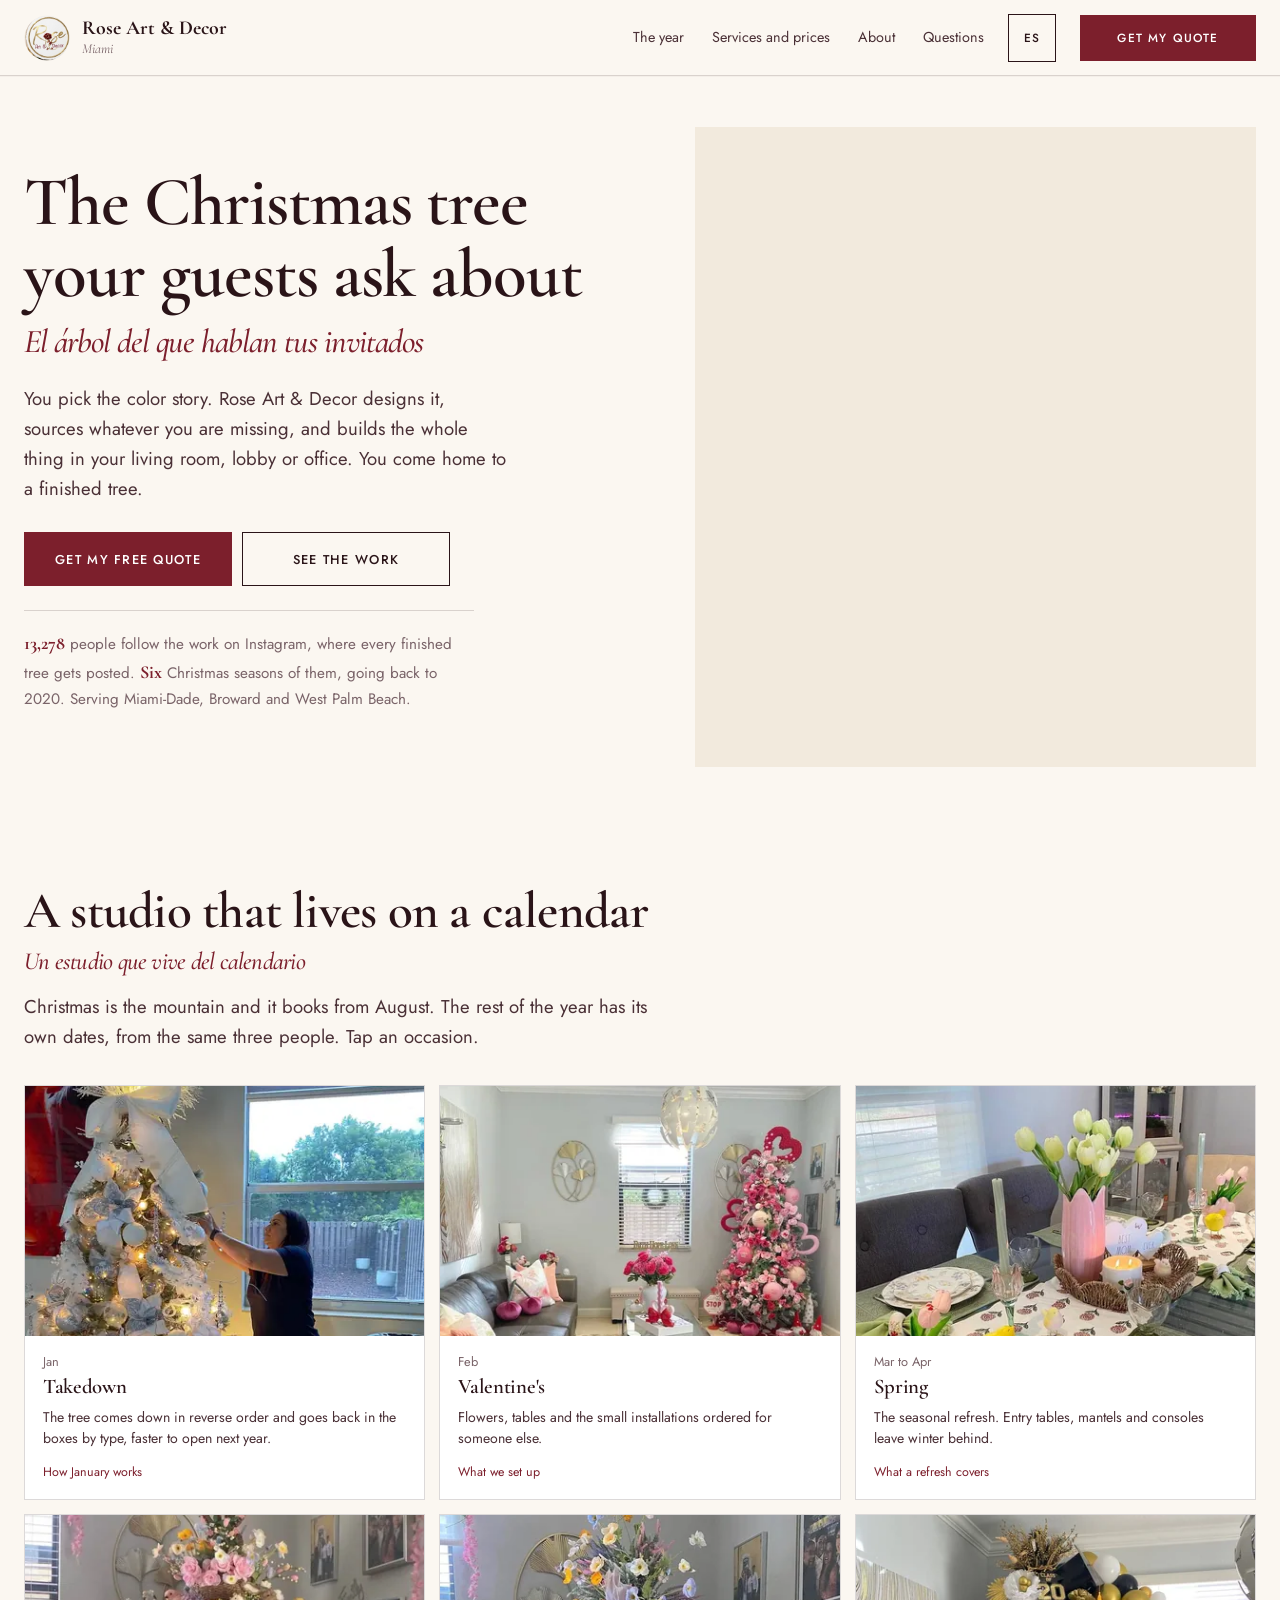
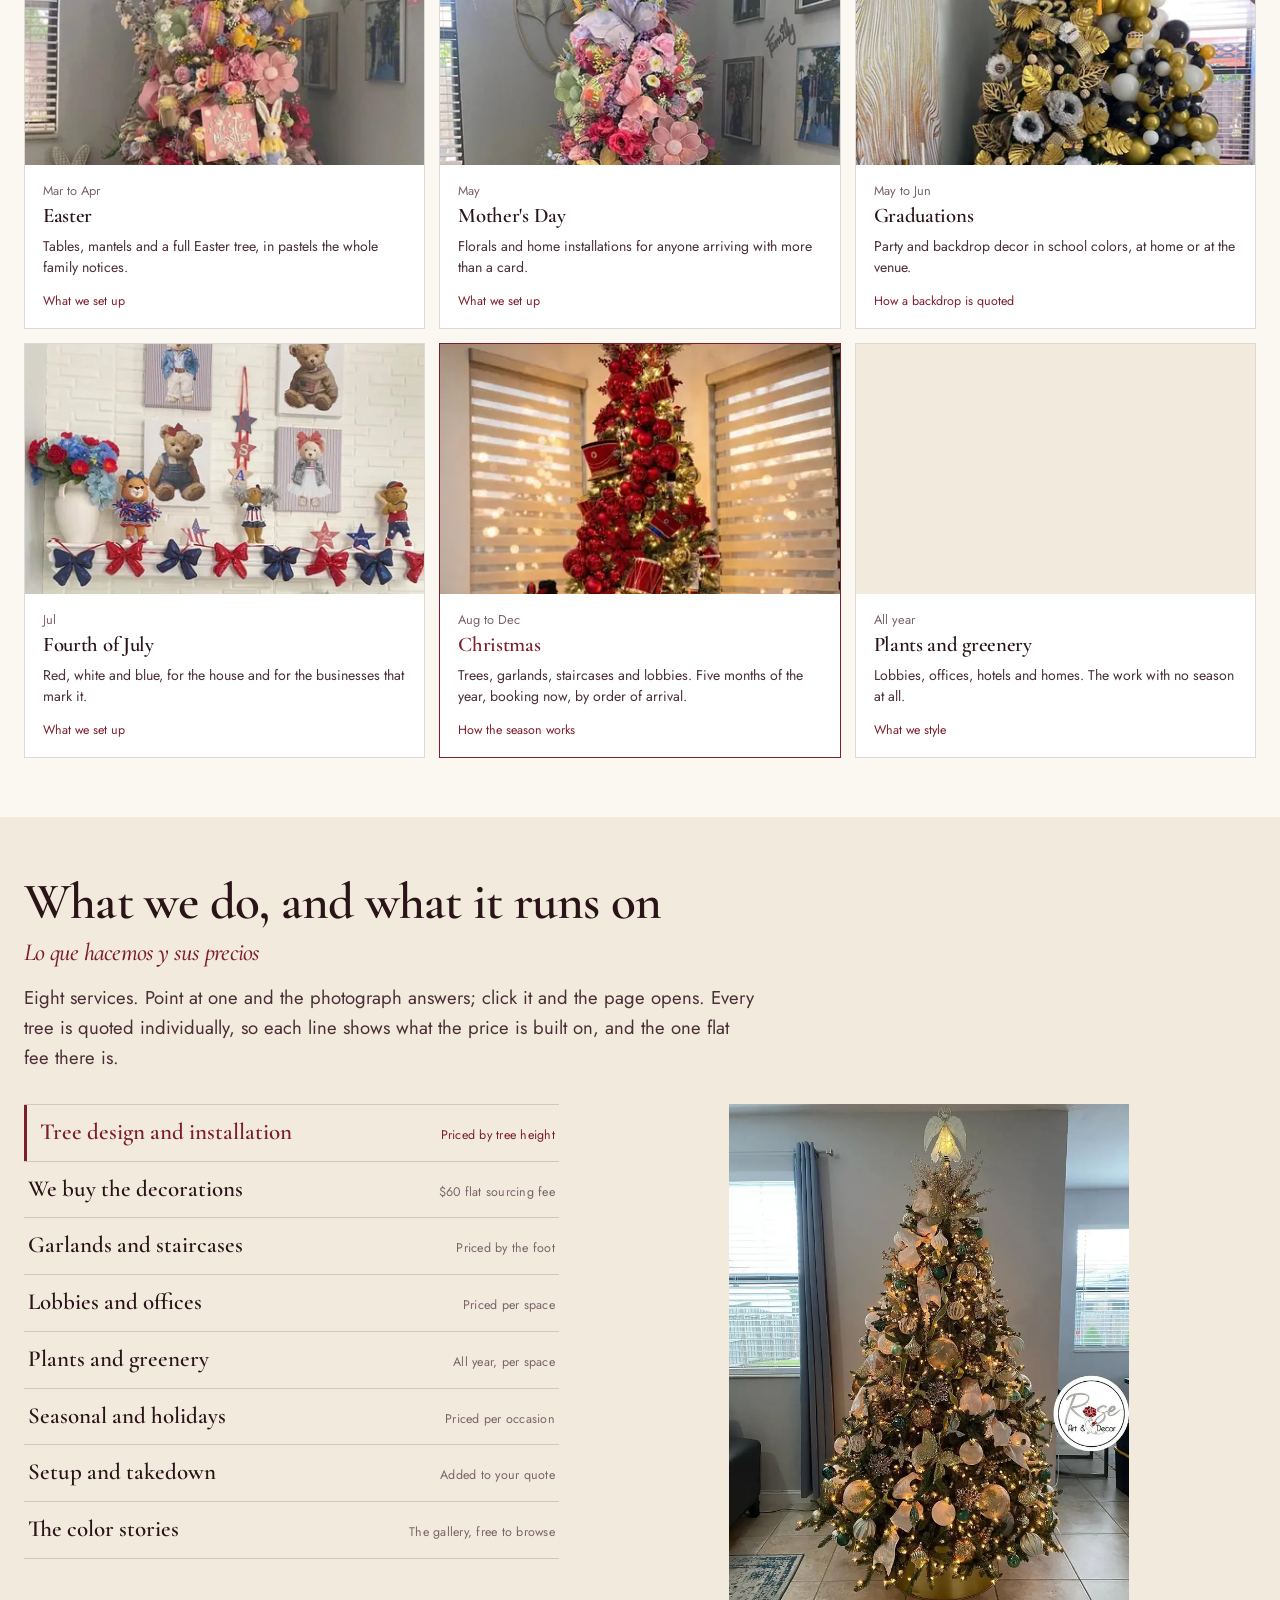
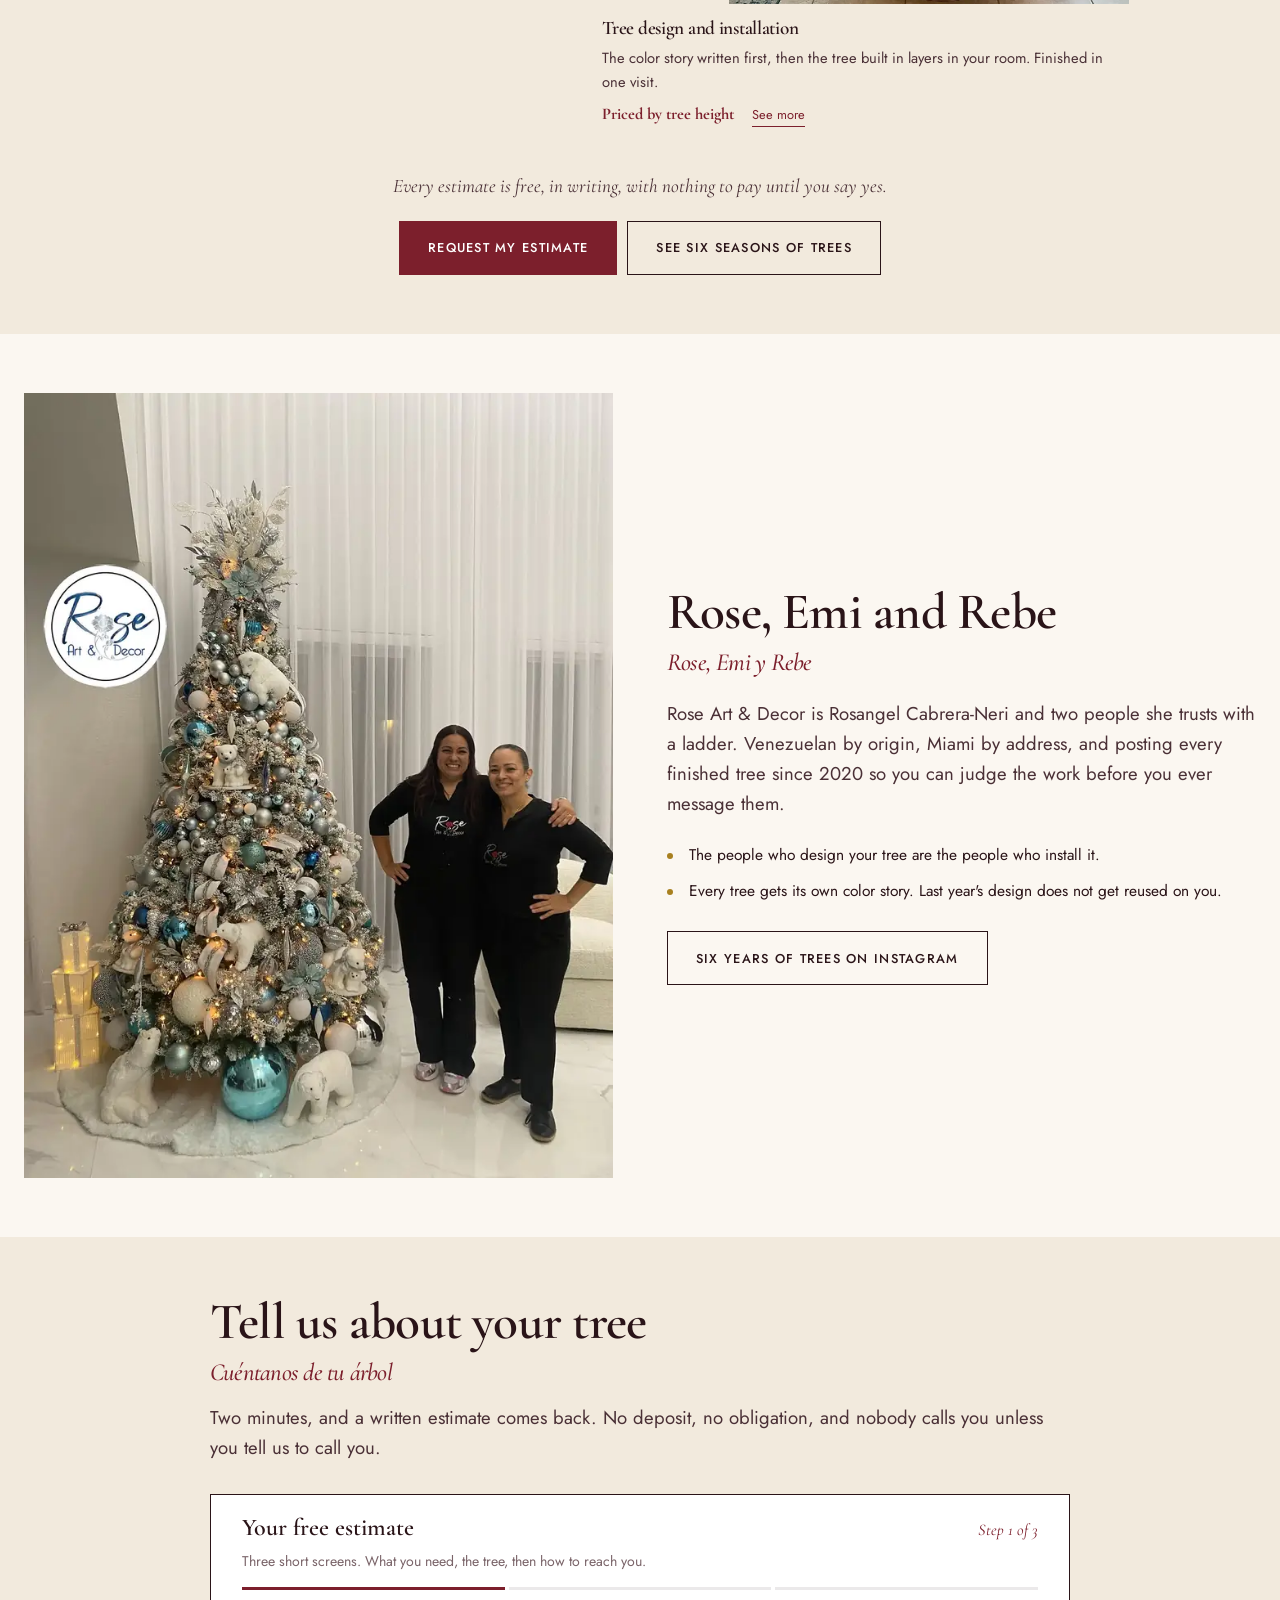
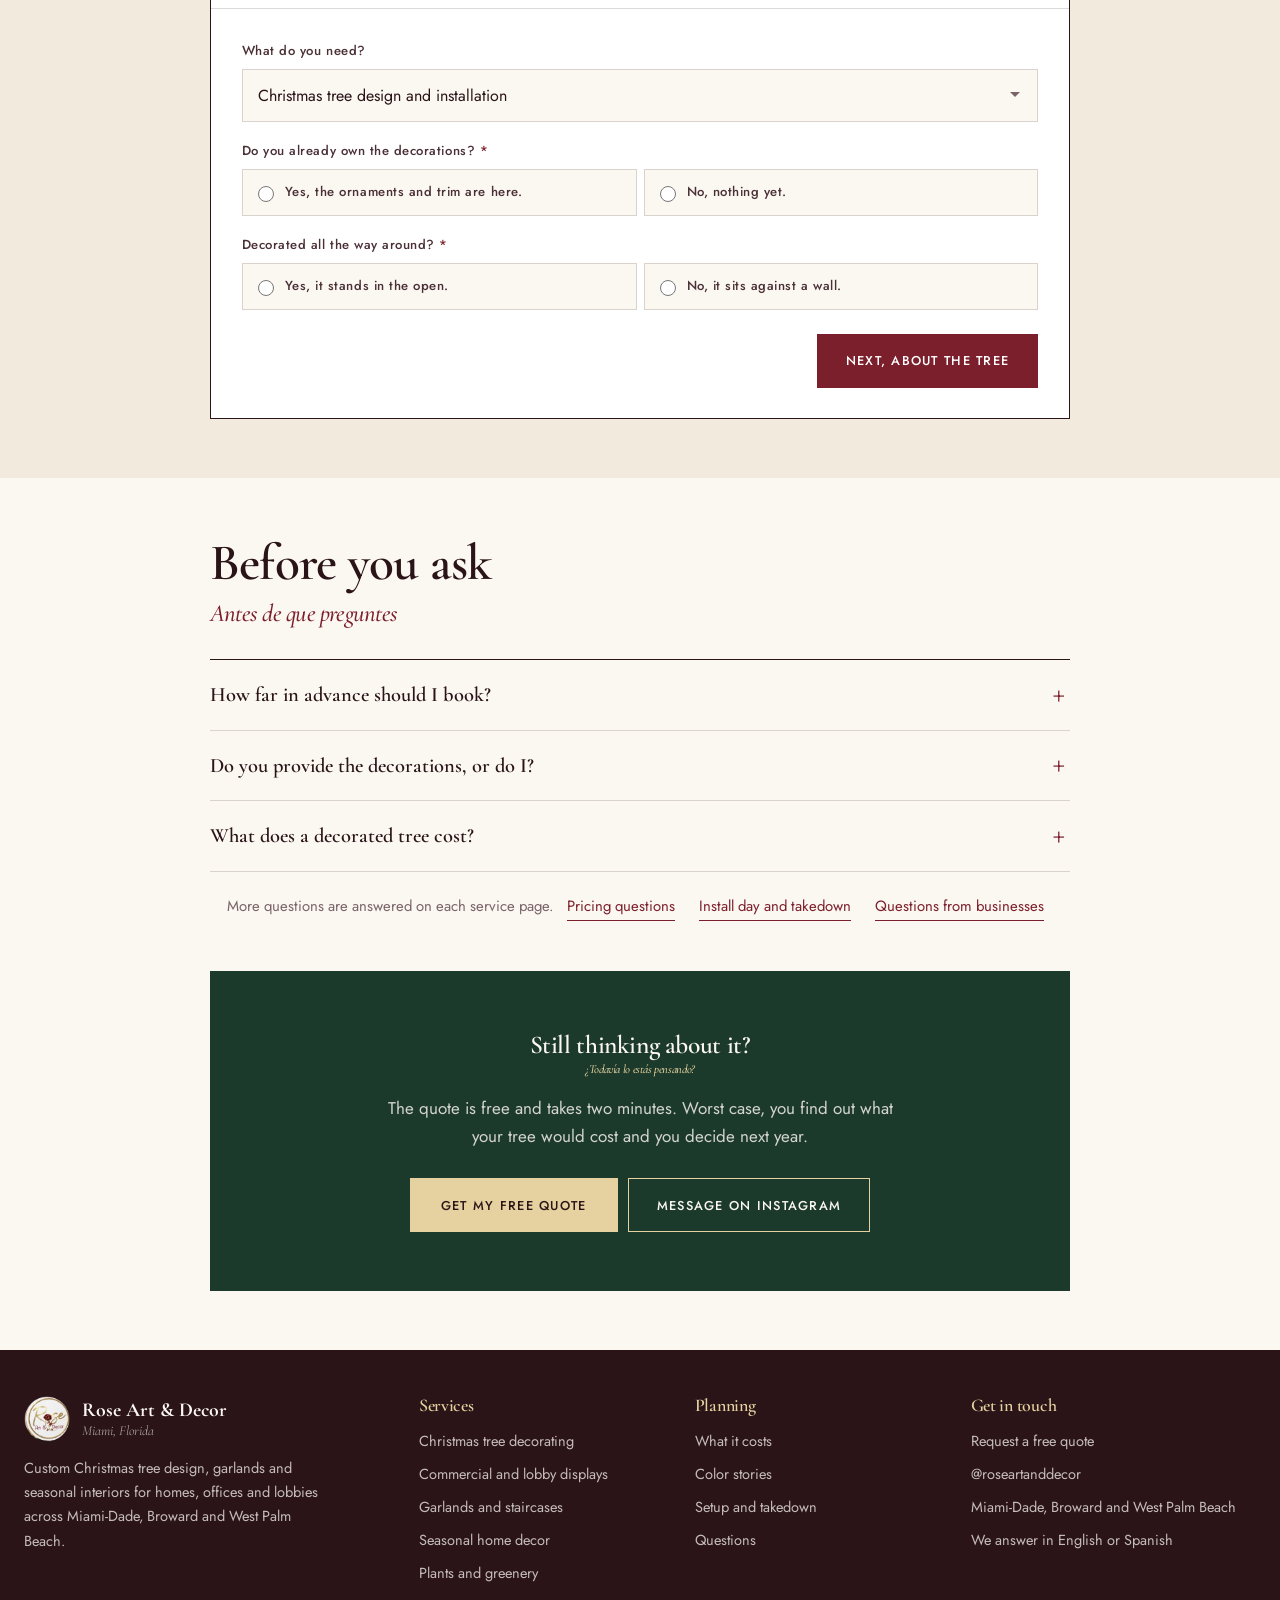
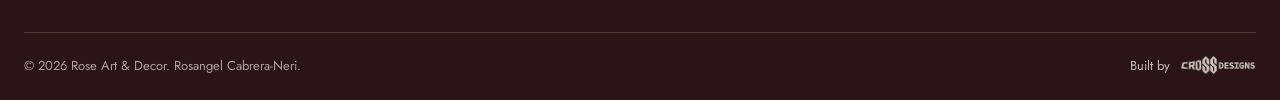
<file: index.html>
<!DOCTYPE html>
<html lang="en"
      data-title-en="Christmas Tree Decorating in Miami | Rose Art &amp; Decor"
      data-title-es="Decoración de Árboles de Navidad en Miami | Rose Art &amp; Decor"
      data-desc-en="Christmas tree designers serving Miami-Dade, Broward and West Palm Beach. We design the color story, source the materials and install the whole tree. Free quote."
      data-desc-es="Diseñadoras de árboles de Navidad en Miami-Dade, Broward y West Palm Beach. Diseñamos la paleta, compramos los materiales e instalamos el árbol. Cotización gratis.">
<head>
<meta charset="utf-8">
<meta name="viewport" content="width=device-width,initial-scale=1,viewport-fit=cover">
<title>Christmas Tree Decorating in Miami | Rose Art &amp; Decor</title>
<meta name="description" content="Christmas tree designers serving Miami-Dade, Broward and West Palm Beach. We design the color story, source the materials and install the whole tree. Free quote.">
<link rel="canonical" href="https://crossfiber.github.io/rose-art-decor/">
<meta name="theme-color" content="#7C1F2C">
<meta name="robots" content="index,follow,max-image-preview:large">
<meta name="geo.region" content="US-FL">
<meta name="geo.placename" content="Miami">
<meta name="geo.position" content="25.7617;-80.1918">
<meta name="ICBM" content="25.7617, -80.1918">

<meta property="og:type" content="website">
<meta property="og:site_name" content="Rose Art &amp; Decor">
<meta property="og:title" content="Christmas Tree Decorating in Miami | Rose Art &amp; Decor">
<meta property="og:description" content="Christmas tree designers serving Miami-Dade, Broward and West Palm Beach. We design the color story, source the materials and install the whole tree. Free quote.">
<meta property="og:url" content="https://crossfiber.github.io/rose-art-decor/">
<meta property="og:image" content="https://crossfiber.github.io/rose-art-decor/assets/og-image.jpg">
<meta property="og:image:width" content="1200">
<meta property="og:image:height" content="630">
<meta property="og:image:alt" content="A gold, beige and green Christmas tree designed and installed by Rose Art and Decor in a Miami home">
<meta property="og:locale" content="en_US">
<meta property="og:locale:alternate" content="es_US">
<meta name="twitter:card" content="summary_large_image">
<meta name="twitter:title" content="Christmas Tree Decorating in Miami | Rose Art &amp; Decor">
<meta name="twitter:description" content="Christmas tree designers serving Miami-Dade, Broward and West Palm Beach. We design the color story, source the materials and install the whole tree. Free quote.">
<meta name="twitter:image" content="https://crossfiber.github.io/rose-art-decor/assets/og-image.jpg">

<link rel="icon" href="assets/favicon.ico" sizes="any">
<link rel="apple-touch-icon" href="assets/apple-touch-icon.png">

<link rel="preconnect" href="https://fonts.googleapis.com">
<link rel="preconnect" href="https://fonts.gstatic.com" crossorigin>
<link rel="stylesheet" href="https://fonts.googleapis.com/css2?family=Cormorant+Garamond:ital,wght@0,500;0,600;0,700;1,500;1,600&family=Jost:wght@300;400;500;600&display=swap">
<link rel="stylesheet" href="assets/site.css?v=20260915a">
<link rel="preload" as="image" href="assets/tree-red-gold-classic-md.webp" fetchpriority="high">

<script type="application/ld+json">
{
  "@context":"https://schema.org",
  "@graph":[
    {
      "@type":"LocalBusiness",
      "@id":"https://crossfiber.github.io/rose-art-decor/#business",
      "name":"Rose Art & Decor",
      "alternateName":"Rose Art and Decor",
      "description":"Christmas tree designers serving Miami-Dade, Broward and West Palm Beach. We design the color story, source the materials and install the whole tree. Free quote.",
      "url":"https://crossfiber.github.io/rose-art-decor/",
      "image":"https://crossfiber.github.io/rose-art-decor/assets/og-image.jpg",
      "logo":"https://crossfiber.github.io/rose-art-decor/assets/logo-rose-art-decor.png",
      "founder":{"@type":"Person","name":"Rosangel Cabrera-Neri"},
      "knowsLanguage":["en","es"],
      "knowsAbout":["Christmas tree decorating","Holiday installation","Garland and staircase decorating","Seasonal interior decorating","Commercial holiday displays"],
      "areaServed":[
        {"@type":"City","name":"Miami"},
        {"@type":"City","name":"Homestead"},
        {"@type":"AdministrativeArea","name":"Miami-Dade County"},
        {"@type":"AdministrativeArea","name":"Broward County"},
        {"@type":"City","name":"West Palm Beach"},
        {"@type":"AdministrativeArea","name":"Palm Beach County"}
      ],
      "address":{"@type":"PostalAddress","addressLocality":"Miami","addressRegion":"FL","addressCountry":"US"},
      "sameAs":["https://www.instagram.com/roseartanddecor/"],
      "hasOfferCatalog":{
        "@type":"OfferCatalog","name":"Decorating services",
        "itemListElement":[
          {"@type":"Offer","itemOffered":{"@type":"Service","name":"Christmas tree design and installation"}},
          {"@type":"Offer","itemOffered":{"@type":"Service","name":"Commercial and lobby holiday displays"}},
          {"@type":"Offer","itemOffered":{"@type":"Service","name":"Garland, staircase and mantel decorating"}},
          {"@type":"Offer","itemOffered":{"@type":"Service","name":"Seasonal interior decorating"}},
          {"@type":"Offer","itemOffered":{"@type":"Service","name":"Interior plant and greenery styling"}},
          {"@type":"Offer","priceCurrency":"USD","price":"60","itemOffered":{"@type":"Service","name":"Decoration sourcing service"},"description":"Flat $60 sourcing fee plus the cost of the materials. The client sets an approximate materials budget and anything unspent is credited against labor."}
        ]
      }
    },
    {
      "@type":"WebSite",
      "@id":"https://crossfiber.github.io/rose-art-decor/#website",
      "url":"https://crossfiber.github.io/rose-art-decor/",
      "name":"Rose Art & Decor",
      "inLanguage":["en","es"],
      "publisher":{"@id":"https://crossfiber.github.io/rose-art-decor/#business"}
    },
    {
      "@type":"FAQPage",
      "mainEntity":[
        {"@type":"Question","name":"How far in advance should I book my Christmas tree?","acceptedAnswer":{"@type":"Answer","text":"As early as you can. Installation dates are limited and they fill through the autumn, so the earliest enquiries get the best choice of day. If you are already in season, send the form anyway, because cancellations happen."}},
        {"@type":"Question","name":"Do you provide the decorations, or do I?","acceptedAnswer":{"@type":"Answer","text":"Either works. If you already own your ornaments, ribbon and picks, we design around what you have. If you would rather not, we source everything for a flat $60 plus the actual cost of the materials: you set a rough budget, anything unspent comes off the labor, and the decor stays yours to reuse next year."}},
        {"@type":"Question","name":"What does a decorated Christmas tree cost in Miami?","acceptedAnswer":{"@type":"Answer","text":"Every tree is quoted individually. The height of the tree, how detailed the design is, whether it is finished all the way around, and whether we are buying the materials all move the number. So do the drive, since we cover Miami-Dade, Broward and West Palm Beach, and the size of the crew a larger tree needs. Send the quote form and a written estimate comes back at no charge."}}
      ]
    }
  ]
}
</script>
</head>
<body>
<a class="skip-link" href="#main" data-en="Skip to content" data-es="Ir al contenido">Skip to content</a>
<header class="nav">
  <div class="wrap">
    <a class="brand" href="./" aria-label="Rose Art and Decor, home">
      <img src="assets/logo-rose-art-decor.png" width="44" height="44" alt="Rose Art and Decor logo">
      <span class="brand-txt"><b>Rose Art &amp; Decor</b><span>Miami</span></span>
    </a>
    <nav class="nav-links">
      <a href="#year"     data-en="The year"  data-es="El año">The year</a>
      <a href="#services" data-en="Services and prices"  data-es="Servicios y precios">Services and prices</a>
      <a href="#about"    data-en="About"         data-es="Nosotras">About</a>
      <a href="#faq"      data-en="Questions"     data-es="Preguntas">Questions</a>
    </nav>
    <button type="button" class="lang-sw" data-set="es" aria-label="Cambiar a español">ES</button>
    <a class="btn btn-primary nav-cta" href="#quote" data-en="Get my quote" data-es="Pedir mi cotización">Get my quote</a>
    <button class="hamburger" id="hamburger" aria-label="Open menu" aria-expanded="false" aria-controls="navDrawer">
      <i></i><i></i><i></i>
    </button>
  </div>
</header>

<div class="overlay" id="navOverlay"></div>
<aside class="drawer" id="navDrawer" aria-hidden="true" aria-label="Menu">
  <div class="drawer-top">
    <span class="brand"><img src="assets/logo-rose-art-decor.png" width="44" height="44" alt=""><span class="brand-txt"><b>Rose Art &amp; Decor</b><span>Miami</span></span></span>
    <button class="drawer-close" id="drawerClose" aria-label="Close menu">&times;</button>
  </div>
  <nav>
    <a href="#year"><span data-en="The year" data-es="El año">The year</span></a>
    <a href="#services"><span data-en="Services and prices" data-es="Servicios y precios">Services and prices</span></a>
    <a href="#about"><span data-en="About" data-es="Nosotras">About</span></a>
    <a href="#faq"><span data-en="Questions" data-es="Preguntas">Questions</span></a>
  </nav>
  <p class="drawer-note" data-en="Rose, Emi and Rebe. Miami-Dade, Broward and West Palm Beach, in English or Spanish." data-es="Rose, Emi y Rebe. Miami-Dade, Broward y West Palm Beach, en inglés o español.">Rose, Emi and Rebe. Miami-Dade, Broward and West Palm Beach, in English or Spanish.</p>
  <div class="drawer-foot">
    <a class="btn btn-primary" href="#quote" data-en="Get my quote" data-es="Pedir mi cotización">Get my quote</a>
    <a class="btn btn-ghost" href="https://www.instagram.com/roseartanddecor/" target="_blank" rel="noopener">
      <span data-en="Message on Instagram" data-es="Escribir por Instagram">Message on Instagram</span>
    </a>
  </div>
</aside>

<main id="main" tabindex="-1">
<!-- ============ HERO: ivory room, the photograph is the design ========= -->
<section class="hero">
  <div class="wrap hero-grid">
    <div class="hero-copy">
      <h1>
        <span data-en="The Christmas tree your guests ask about" data-es="El árbol del que hablan tus invitados">The Christmas tree your guests ask about</span>
        <span class="sub-es" data-en="El árbol del que hablan tus invitados" data-es="The Christmas tree your guests ask about">El árbol del que hablan tus invitados</span>
      </h1>
      <p class="lede"
         data-en="You pick the color story. Rose Art &amp; Decor designs it, sources whatever you are missing, and builds the whole thing in your living room, lobby or office. You come home to a finished tree."
         data-es="Tú eliges la paleta de color de tu árbol. Rose Art &amp; Decor la diseña, consigue todo lo que te falte y lo monta completo en tu sala, tu lobby o tu oficina. Tú solo llegas a un árbol ya terminado.">
        You pick the color story. Rose Art &amp; Decor designs it, sources whatever you are missing, and builds the whole thing in your living room, lobby or office. You come home to a finished tree.
      </p>
      <div class="btn-row">
        <a class="btn btn-primary" href="#quote" data-want="Christmas tree design and installation" data-en="Get my free quote" data-es="Pedir mi cotización gratis">Get my free quote</a>
        <a class="btn btn-ghost" href="#services" data-en="See the work" data-es="Ver el trabajo">See the work</a>
      </div>
      <p class="hero-proof" data-html
         data-en="&lt;b&gt;13,278&lt;/b&gt; people follow the work on Instagram, where every finished tree gets posted. &lt;b&gt;Six&lt;/b&gt; Christmas seasons of them, going back to 2020. Serving Miami-Dade, Broward and West Palm Beach."
         data-es="&lt;b&gt;13.278&lt;/b&gt; personas siguen el trabajo en Instagram, donde se publica cada árbol terminado. &lt;b&gt;Seis&lt;/b&gt; temporadas de Navidad, desde 2020. Atendemos Miami-Dade, Broward y West Palm Beach.">
        <b>13,278</b> people follow the work on Instagram, where every finished tree gets posted. <b>Six</b> Christmas seasons of them, going back to 2020. Serving Miami-Dade, Broward and West Palm Beach.
      </p>
    </div>
    <figure class="hero-photo">
      <div class="plate">
          <img src="assets/tree-red-gold-classic-md.webp"
               srcset="assets/tree-red-gold-classic-sm.webp 420w, assets/tree-red-gold-classic-md.webp 720w, assets/tree-red-gold-classic-lg.webp 1000w"
               sizes="(max-width:940px) 60vw, 30vw" width="720" height="1280" fetchpriority="high" decoding="async"
               alt="A complete red and gold Christmas tree at night, designed and installed by Rose Art and Decor in Miami">
      </div>
    </figure>
  </div>
</section>

<!-- ==================== the year, eight occasions as cards ============== -->
<section id="year">
  <div class="wrap">
    <div class="yr-head">
      <h2>
        <span data-en="A studio that lives on a calendar" data-es="Un estudio que vive del calendario">A studio that lives on a calendar</span>
        <span class="sub-es" data-en="Un estudio que vive del calendario" data-es="A studio that lives on a calendar">Un estudio que vive del calendario</span>
      </h2>
      <p class="lede" data-en="Christmas is the mountain and it books from August. The rest of the year has its own dates, from the same three people. Tap an occasion."
                      data-es="Navidad es la montaña y se reserva desde agosto. El resto del año tiene sus fechas, con las mismas tres personas de siempre. Toca una ocasión.">
        Christmas is the mountain and it books from August. The rest of the year has its own dates, from the same three people. Tap an occasion.
      </p>
    </div>
    <div class="szn-grid">
      <button type="button" class="szn" data-szn="jan" data-want="Christmas tree design and installation">
        <div class="plate"><img src="assets/process-installing-white-tree-sm.webp" srcset="assets/process-installing-white-tree-sm.webp 420w, assets/process-installing-white-tree-md.webp 720w" sizes="(max-width:640px) 46vw, 31vw" width="720" height="960" loading="lazy" decoding="async" alt="A Rose Art and Decor designer working on a white flocked tree"></div>
        <span class="szn-c">
          <span class="szn-mo" data-en="Jan" data-es="Ene">Jan</span>
          <h3 data-en="Takedown" data-es="Desmontaje">Takedown</h3>
          <span class="szn-de" data-en="The tree comes down in reverse order and goes back in the boxes by type, faster to open next year." data-es="El árbol se retira en orden inverso y vuelve a las cajas por tipo, más rápido de abrir el próximo año.">The tree comes down in reverse order and goes back in the boxes by type, faster to open next year.</span>
          <span class="szn-open" data-en="How January works" data-es="Cómo funciona enero">How January works</span>
        </span>
        <span class="szn-more" hidden><span data-en="Ask for it in the notes on the quote form and it gets priced alongside the install, so the whole season is one agreed number rather than a January surprise." data-es="Pídelo en las notas del formulario y se cotiza junto con la instalación, para que toda la temporada sea un solo número acordado y no una sorpresa de enero.">Ask for it in the notes on the quote form and it gets priced alongside the install, so the whole season is one agreed number rather than a January surprise.</span></span>
        <span class="szn-link" hidden data-href="christmas-tree-installation-and-takedown-miami/" data-en="See install day and takedown" data-es="Ver montaje y desmontaje">See install day and takedown</span>
      </button>
      <button type="button" class="szn" data-szn="feb" data-want="Seasonal or holiday home decor">
        <div class="plate"><img src="assets/season-valentines-tree-sm.webp" srcset="assets/season-valentines-tree-sm.webp 420w, assets/season-valentines-tree-md.webp 720w" sizes="(max-width:640px) 46vw, 31vw" width="720" height="634" loading="lazy" decoding="async" alt="Pink Valentine's Day tree with hearts in a styled Miami living room"></div>
        <span class="szn-c">
          <span class="szn-mo" data-en="Feb" data-es="Feb">Feb</span>
          <h3 data-en="Valentine's" data-es="San Valentín">Valentine's</h3>
          <span class="szn-de" data-en="Flowers, tables and the small installations ordered for someone else." data-es="Flores, mesas y montajes pequeños que se piden para otra persona.">Flowers, tables and the small installations ordered for someone else.</span>
          <span class="szn-open" data-en="What we set up" data-es="Qué montamos">What we set up</span>
        </span>
        <span class="szn-more" hidden><span data-en="Send the date and a photo of the space, and it is in place before they walk in." data-es="Manda la fecha y una foto del espacio, y queda montado antes de que esa persona llegue.">Send the date and a photo of the space, and it is in place before they walk in.</span></span>
        <span class="szn-link" hidden data-href="holiday-home-decorating-miami/" data-en="See seasonal decorating" data-es="Ver decoración de temporada">See seasonal decorating</span>
      </button>
      <button type="button" class="szn" data-szn="spring" data-want="Seasonal or holiday home decor">
        <div class="plate"><img src="assets/season-spring-table-sm.webp" srcset="assets/season-spring-table-sm.webp 420w, assets/season-spring-table-md.webp 720w" sizes="(max-width:640px) 46vw, 31vw" width="720" height="809" loading="lazy" decoding="async" alt="Spring table set with tulips, floral plates and green napkins"></div>
        <span class="szn-c">
          <span class="szn-mo" data-en="Mar to Apr" data-es="Mar a Abr">Mar to Apr</span>
          <h3 data-en="Spring" data-es="Primavera">Spring</h3>
          <span class="szn-de" data-en="The seasonal refresh. Entry tables, mantels and consoles leave winter behind." data-es="El cambio de temporada. Entradas, chimeneas y consolas dejan atrás el invierno.">The seasonal refresh. Entry tables, mantels and consoles leave winter behind.</span>
          <span class="szn-open" data-en="What a refresh covers" data-es="Qué cubre el cambio">What a refresh covers</span>
        </span>
        <span class="szn-more" hidden><span data-en="Usually one visit, built around what you already own and the palette of the room." data-es="Normalmente una visita, armada con lo que ya tienes y la paleta del espacio.">Usually one visit, built around what you already own and the palette of the room.</span></span>
        <span class="szn-link" hidden data-href="holiday-home-decorating-miami/" data-en="See seasonal decorating" data-es="Ver decoración de temporada">See seasonal decorating</span>
      </button>
      <button type="button" class="szn" data-szn="easter" data-want="Seasonal or holiday home decor">
        <div class="plate"><img src="assets/season-easter-tree-sm.webp" srcset="assets/season-easter-tree-sm.webp 420w, assets/season-easter-tree-md.webp 720w" sizes="(max-width:640px) 46vw, 31vw" width="720" height="1026" loading="lazy" decoding="async" alt="Easter tree covered in spring florals, bunnies and eggs"></div>
        <span class="szn-c">
          <span class="szn-mo" data-en="Mar to Apr" data-es="Mar a Abr">Mar to Apr</span>
          <h3 data-en="Easter" data-es="Pascua">Easter</h3>
          <span class="szn-de" data-en="Tables, mantels and a full Easter tree, in pastels the whole family notices." data-es="Mesas, chimeneas y un árbol de Pascua completo, en pasteles que todos notan.">Tables, mantels and a full Easter tree, in pastels the whole family notices.</span>
          <span class="szn-open" data-en="What we set up" data-es="Qué montamos">What we set up</span>
        </span>
        <span class="szn-more" hidden><span data-en="The Easter tree is the one people ask about, and it is built in layers the same way a Christmas tree is." data-es="El árbol de Pascua es el que más preguntan, y se arma por capas igual que un árbol de Navidad.">The Easter tree is the one people ask about, and it is built in layers the same way a Christmas tree is.</span></span>
        <span class="szn-link" hidden data-href="holiday-home-decorating-miami/" data-en="See seasonal decorating" data-es="Ver decoración de temporada">See seasonal decorating</span>
      </button>
      <button type="button" class="szn" data-szn="may" data-want="Seasonal or holiday home decor">
        <div class="plate"><img src="assets/season-mothers-day-tree-sm.webp" srcset="assets/season-mothers-day-tree-sm.webp 420w, assets/season-mothers-day-tree-md.webp 720w" sizes="(max-width:640px) 46vw, 31vw" width="720" height="1197" loading="lazy" decoding="async" alt="Pastel floral Mother's Day tree with butterflies and blooms"></div>
        <span class="szn-c">
          <span class="szn-mo" data-en="May" data-es="May">May</span>
          <h3 data-en="Mother's Day" data-es="Día de las Madres">Mother's Day</h3>
          <span class="szn-de" data-en="Florals and home installations for anyone arriving with more than a card." data-es="Flores y montajes en casa para quien llega con algo más que una tarjeta.">Florals and home installations for anyone arriving with more than a card.</span>
          <span class="szn-open" data-en="What we set up" data-es="Qué montamos">What we set up</span>
        </span>
        <span class="szn-more" hidden><span data-en="Quoted by what is being set up, at your home or at hers." data-es="Se cotiza por lo que se monta, en tu casa o en la de ella.">Quoted by what is being set up, at your home or at hers.</span></span>
        <span class="szn-link" hidden data-href="holiday-home-decorating-miami/" data-en="See seasonal decorating" data-es="Ver decoración de temporada">See seasonal decorating</span>
      </button>
      <button type="button" class="szn" data-szn="grad" data-want="Seasonal or holiday home decor">
        <div class="plate"><img src="assets/season-graduation-tree-sm.webp" srcset="assets/season-graduation-tree-sm.webp 420w, assets/season-graduation-tree-md.webp 720w" sizes="(max-width:640px) 46vw, 31vw" width="720" height="960" loading="lazy" decoding="async" alt="Black and gold graduation tree with a balloon garland, Class of 2022, in a Miami home"></div>
        <span class="szn-c">
          <span class="szn-mo" data-en="May to Jun" data-es="May a Jun">May to Jun</span>
          <h3 data-en="Graduations" data-es="Graduaciones">Graduations</h3>
          <span class="szn-de" data-en="Party and backdrop decor in school colors, at home or at the venue." data-es="Decoración y fondos en los colores del colegio, en casa o en el local.">Party and backdrop decor in school colors, at home or at the venue.</span>
          <span class="szn-open" data-en="How a backdrop is quoted" data-es="Cómo se cotiza un fondo">How a backdrop is quoted</span>
        </span>
        <span class="szn-more" hidden><span data-en="Tell us the colors and the date. The backdrop is quoted from a photo of the wall it goes on." data-es="Dinos los colores y la fecha. El fondo se cotiza con una foto de la pared donde va.">Tell us the colors and the date. The backdrop is quoted from a photo of the wall it goes on.</span></span>
        <span class="szn-link" hidden data-href="holiday-home-decorating-miami/" data-en="See seasonal decorating" data-es="Ver decoración de temporada">See seasonal decorating</span>
      </button>
      <button type="button" class="szn" data-szn="jul" data-want="Seasonal or holiday home decor">
        <div class="plate"><img src="assets/season-patriotic-mantel-sm.webp" srcset="assets/season-patriotic-mantel-sm.webp 420w, assets/season-patriotic-mantel-md.webp 720w" sizes="(max-width:640px) 46vw, 31vw" width="720" height="865" loading="lazy" decoding="async" alt="Patriotic mantel with red, white and blue bows, stars and bears"></div>
        <span class="szn-c">
          <span class="szn-mo" data-en="Jul" data-es="Jul">Jul</span>
          <h3 data-en="Fourth of July" data-es="Cuatro de Julio">Fourth of July</h3>
          <span class="szn-de" data-en="Red, white and blue, for the house and for the businesses that mark it." data-es="Rojo, blanco y azul, para la casa y para los negocios que lo celebran.">Red, white and blue, for the house and for the businesses that mark it.</span>
          <span class="szn-open" data-en="What we set up" data-es="Qué montamos">What we set up</span>
        </span>
        <span class="szn-more" hidden><span data-en="Storefronts, lobbies and front rooms, set up before the long weekend." data-es="Locales, lobbies y salas, montados antes del fin de semana largo.">Storefronts, lobbies and front rooms, set up before the long weekend.</span></span>
        <span class="szn-link" hidden data-href="holiday-home-decorating-miami/" data-en="See seasonal decorating" data-es="Ver decoración de temporada">See seasonal decorating</span>
      </button>
      <button type="button" class="szn now" data-szn="xmas" data-want="Christmas tree design and installation">
        <div class="plate"><img src="assets/tree-nutcracker-red-sm.webp" srcset="assets/tree-nutcracker-red-sm.webp 420w, assets/tree-nutcracker-red-md.webp 720w" sizes="(max-width:640px) 46vw, 31vw" width="720" height="881" loading="lazy" decoding="async" alt="Red nutcracker themed Christmas tree with drums and oversized baubles"></div>
        <span class="szn-c">
          <span class="szn-mo" data-en="Aug to Dec" data-es="Ago a Dic">Aug to Dec</span>
          <h3 data-en="Christmas" data-es="Navidad">Christmas</h3>
          <span class="szn-de" data-en="Trees, garlands, staircases and lobbies. Five months of the year, booking now, by order of arrival." data-es="Árboles, guirnaldas, escaleras y lobbies. Cinco meses del año, reservando ahora, por orden de llegada.">Trees, garlands, staircases and lobbies. Five months of the year, booking now, by order of arrival.</span>
          <span class="szn-open" data-en="How the season works" data-es="Cómo funciona la temporada">How the season works</span>
        </span>
        <span class="szn-more" hidden><span data-en="The color story is written first, the tree is built in layers in your room, and takedown can go on the same quote." data-es="La paleta se escribe primero, el árbol se arma por capas en tu espacio, y el desmontaje puede ir en la misma cotización.">The color story is written first, the tree is built in layers in your room, and takedown can go on the same quote.</span></span>
        <span class="szn-link" hidden data-href="christmas-tree-decorating-miami/" data-en="See the Christmas service" data-es="Ver el servicio de Navidad">See the Christmas service</span>
      </button>
      <button type="button" class="szn" data-szn="all" data-want="Plants and greenery styling">
        <div class="plate"><img src="assets/commercial-lobby-plants-sm.webp" srcset="assets/commercial-lobby-plants-sm.webp 420w, assets/commercial-lobby-plants-md.webp 720w" sizes="(max-width:640px) 46vw, 31vw" width="720" height="1280" loading="lazy" decoding="async" alt="Tall planted greenery lining a modern Miami office lobby"></div>
        <span class="szn-c">
          <span class="szn-mo" data-en="All year" data-es="Todo el año">All year</span>
          <h3 data-en="Plants and greenery" data-es="Plantas y verde">Plants and greenery</h3>
          <span class="szn-de" data-en="Lobbies, offices, hotels and homes. The work with no season at all." data-es="Lobbies, oficinas, hoteles y casas. El trabajo que no tiene temporada.">Lobbies, offices, hotels and homes. The work with no season at all.</span>
          <span class="szn-open" data-en="What we style" data-es="Qué diseñamos">What we style</span>
        </span>
        <span class="szn-more" hidden><span data-en="Real and faux greenery, styled per space, for the eleven months nobody is thinking about a tree." data-es="Verde natural y artificial, pensado por espacio, para los once meses en que nadie piensa en un árbol.">Real and faux greenery, styled per space, for the eleven months nobody is thinking about a tree.</span></span>
        <span class="szn-link" hidden data-href="office-plant-and-lobby-decor-miami/" data-en="See plants and greenery" data-es="Ver plantas y verde">See plants and greenery</span>
      </button>
    </div>
  </div>
</section>

<!-- ============ services: point at a row, the photograph answers ========= -->
<section id="services" class="bg-cream2">
  <div class="wrap">
    <div class="sec-head">
      <h2>
        <span data-en="What we do, and what it runs on" data-es="Lo que hacemos y sobre qué se cotiza">What we do, and what it runs on</span>
        <span class="sub-es" data-en="Lo que hacemos y sus precios" data-es="What we do, and what it runs on">Lo que hacemos y sobre qué se cotiza</span>
      </h2>
      <p class="lede" data-en="Eight services. Point at one and the photograph answers; click it and the page opens. Every tree is quoted individually, so each line shows what the price is built on, and the one flat fee there is."
                      data-es="Ocho servicios. Señala uno y la foto responde; haz clic y se abre la página. Cada árbol se cotiza aparte, así que cada línea muestra sobre qué se arma el precio, y el único cargo fijo que hay.">
        Eight services. Point at one and the photograph answers; click it and the page opens. Every tree is quoted individually, so each line shows what the price is built on, and the one flat fee there is.
      </p>
    </div>

    <div class="show">
      <div class="show-list">
        <a class="show-it" href="christmas-tree-decorating-miami/" data-panel="p0" aria-current="true">
          <span class="t" data-en="Tree design and installation" data-es="Diseño e instalación del árbol">Tree design and installation</span>
          <span class="pr" data-en="Priced by tree height" data-es="Se cotiza por altura">Priced by tree height</span>
        </a>
        <a class="show-it" href="christmas-tree-decorating-cost-miami/" data-panel="p1">
          <span class="t" data-en="We buy the decorations" data-es="Nosotras compramos todo">We buy the decorations</span>
          <span class="pr" data-en="$60 flat sourcing fee" data-es="$60 fijos por las compras">$60 flat sourcing fee</span>
        </a>
        <a class="show-it" href="garland-and-staircase-decorating-miami/" data-panel="p2">
          <span class="t" data-en="Garlands and staircases" data-es="Guirnaldas y escaleras">Garlands and staircases</span>
          <span class="pr" data-en="Priced by the foot" data-es="Se cotiza por pie">Priced by the foot</span>
        </a>
        <a class="show-it" href="commercial-christmas-decorating-miami/" data-panel="p3">
          <span class="t" data-en="Lobbies and offices" data-es="Lobbies y oficinas">Lobbies and offices</span>
          <span class="pr" data-en="Priced per space" data-es="Se cotiza por espacio">Priced per space</span>
        </a>
        <a class="show-it" href="office-plant-and-lobby-decor-miami/" data-panel="p4">
          <span class="t" data-en="Plants and greenery" data-es="Plantas y verde">Plants and greenery</span>
          <span class="pr" data-en="All year, per space" data-es="Todo el año, por espacio">All year, per space</span>
        </a>
        <a class="show-it" href="holiday-home-decorating-miami/" data-panel="p5">
          <span class="t" data-en="Seasonal and holidays" data-es="Temporadas y fiestas">Seasonal and holidays</span>
          <span class="pr" data-en="Priced per occasion" data-es="Se cotiza por ocasión">Priced per occasion</span>
        </a>
        <a class="show-it" href="christmas-tree-installation-and-takedown-miami/" data-panel="p6">
          <span class="t" data-en="Setup and takedown" data-es="Montaje y desmontaje">Setup and takedown</span>
          <span class="pr" data-en="Added to your quote" data-es="Se suma a tu cotización">Added to your quote</span>
        </a>
        <a class="show-it" href="christmas-tree-color-themes/" data-panel="p7">
          <span class="t" data-en="The color stories" data-es="Las paletas">The color stories</span>
          <span class="pr" data-en="The gallery, free to browse" data-es="La galería, gratis">The gallery, free to browse</span>
        </a>
      </div>
      <div class="show-panels">
        <div class="panel active" id="p0">
          <a class="panel-link" href="christmas-tree-decorating-miami/">
            <div class="plate"><img src="assets/tree-gold-beige-green-md.webp" srcset="assets/tree-gold-beige-green-sm.webp 420w, assets/tree-gold-beige-green-md.webp 720w" sizes="(max-width:900px) 46vw, 44vw" width="720" height="900" loading="eager" decoding="async" alt="Gold, beige and green Christmas tree fully decorated in a Miami home"></div>
            <div class="panel-c">
              <h3 data-en="Tree design and installation" data-es="Diseño e instalación del árbol">Tree design and installation</h3>
              <p data-en="The color story written first, then the tree built in layers in your room. Finished in one visit." data-es="La paleta por escrito, después el árbol por capas en tu espacio. Listo en una visita.">The color story written first, then the tree built in layers in your room. Finished in one visit.</p>
              <p class="basis" data-en="Priced by tree height" data-es="Se cotiza por altura">Priced by tree height</p>
              <span class="go" data-en="See more" data-es="Ver más">See more</span>
            </div>
          </a>
        </div>
        <div class="panel" id="p1">
          <a class="panel-link" href="christmas-tree-decorating-cost-miami/">
            <div class="plate"><img src="assets/detail-gold-green-cluster-md.webp" srcset="assets/detail-gold-green-cluster-sm.webp 420w, assets/detail-gold-green-cluster-md.webp 720w" sizes="(max-width:900px) 46vw, 44vw" width="720" height="900" loading="lazy" decoding="async" alt="Gold and green ornaments clustered with sheer ribbon"></div>
            <div class="panel-c">
              <h3 data-en="We buy the decorations" data-es="Nosotras compramos todo">We buy the decorations</h3>
              <p data-en="A day of sourcing the palette. $60 flat plus what the materials cost, and it all stays yours." data-es="Un día buscando la paleta. $60 fijos más lo que cuesten los materiales, y todo queda tuyo.">A day of sourcing the palette. $60 flat plus what the materials cost, and it all stays yours.</p>
              <p class="basis" data-en="$60 flat sourcing fee" data-es="$60 fijos por las compras">$60 flat sourcing fee</p>
              <span class="go" data-en="See more" data-es="Ver más">See more</span>
            </div>
          </a>
        </div>
        <div class="panel" id="p2">
          <a class="panel-link" href="garland-and-staircase-decorating-miami/">
            <div class="plate"><img src="assets/staircase-gold-garland-md.webp" srcset="assets/staircase-gold-garland-sm.webp 420w, assets/staircase-gold-garland-md.webp 720w" sizes="(max-width:900px) 46vw, 44vw" width="720" height="720" loading="lazy" decoding="async" alt="Gold garland running the full length of a staircase railing"></div>
            <div class="panel-c">
              <h3 data-en="Garlands and staircases" data-es="Guirnaldas y escaleras">Garlands and staircases</h3>
              <p data-en="The railing is seen from both floors and the front door at once. It earns more than any room." data-es="La baranda se ve desde los dos pisos y la entrada a la vez. Rinde más que cualquier cuarto.">The railing is seen from both floors and the front door at once. It earns more than any room.</p>
              <p class="basis" data-en="Priced by the foot" data-es="Se cotiza por pie">Priced by the foot</p>
              <span class="go" data-en="See more" data-es="Ver más">See more</span>
            </div>
          </a>
        </div>
        <div class="panel" id="p3">
          <a class="panel-link" href="commercial-christmas-decorating-miami/">
            <div class="plate"><img src="assets/commercial-lobby-red-tree-md.webp" srcset="assets/commercial-lobby-red-tree-sm.webp 420w, assets/commercial-lobby-red-tree-md.webp 720w" sizes="(max-width:900px) 46vw, 44vw" width="720" height="960" loading="lazy" decoding="async" alt="Large Christmas display with a life size nutcracker in a Miami lobby"></div>
            <div class="panel-c">
              <h3 data-en="Lobbies and offices" data-es="Lobbies y oficinas">Lobbies and offices</h3>
              <p data-en="Built to read across a lobby, installed outside your business hours, quoted after a walkthrough." data-es="Pensado para verse desde el otro lado del lobby, instalado fuera de tu horario, cotizado tras una visita.">Built to read across a lobby, installed outside your business hours, quoted after a walkthrough.</p>
              <p class="basis" data-en="Priced per space" data-es="Se cotiza por espacio">Priced per space</p>
              <span class="go" data-en="See more" data-es="Ver más">See more</span>
            </div>
          </a>
        </div>
        <div class="panel" id="p4">
          <a class="panel-link" href="office-plant-and-lobby-decor-miami/">
            <div class="plate"><img src="assets/commercial-lobby-plants-md.webp" srcset="assets/commercial-lobby-plants-sm.webp 420w, assets/commercial-lobby-plants-md.webp 720w" sizes="(max-width:900px) 46vw, 44vw" width="720" height="1280" loading="lazy" decoding="async" alt="Tall planted greenery lining a modern Miami office lobby"></div>
            <div class="panel-c">
              <h3 data-en="Plants and greenery" data-es="Plantas y verde">Plants and greenery</h3>
              <p data-en="Real and faux greenery for lobbies, offices, hotels and homes. The work with no season." data-es="Verde natural y artificial para lobbies, oficinas, hoteles y casas. El trabajo sin temporada.">Real and faux greenery for lobbies, offices, hotels and homes. The work with no season.</p>
              <p class="basis" data-en="All year, per space" data-es="Todo el año, por espacio">All year, per space</p>
              <span class="go" data-en="See more" data-es="Ver más">See more</span>
            </div>
          </a>
        </div>
        <div class="panel" id="p5">
          <a class="panel-link" href="holiday-home-decorating-miami/">
            <div class="plate"><img src="assets/season-mothers-day-mantel-md.webp" srcset="assets/season-mothers-day-mantel-sm.webp 420w, assets/season-mothers-day-mantel-md.webp 720w" sizes="(max-width:900px) 46vw, 44vw" width="720" height="868" loading="lazy" decoding="async" alt="Mother's Day mantel in pink with hydrangeas, bows and framed art"></div>
            <div class="panel-c">
              <h3 data-en="Seasonal and holidays" data-es="Temporadas y fiestas">Seasonal and holidays</h3>
              <p data-en="Valentine's, spring, Mother's Day and graduations. Every date on the calendar." data-es="San Valentín, primavera, madres, graduaciones. Cada fecha del año.">Valentine's, spring, Mother's Day and graduations. Every date on the calendar.</p>
              <p class="basis" data-en="Priced per occasion" data-es="Se cotiza por ocasión">Priced per occasion</p>
              <span class="go" data-en="See more" data-es="Ver más">See more</span>
            </div>
          </a>
        </div>
        <div class="panel" id="p6">
          <a class="panel-link" href="christmas-tree-installation-and-takedown-miami/">
            <div class="plate"><img src="assets/process-installing-teal-tree-md.webp" srcset="assets/process-installing-teal-tree-sm.webp 420w, assets/process-installing-teal-tree-md.webp 720w" sizes="(max-width:900px) 46vw, 44vw" width="720" height="960" loading="lazy" decoding="async" alt="A designer installing a teal and silver Christmas tree"></div>
            <div class="panel-c">
              <h3 data-en="Setup and takedown" data-es="Montaje y desmontaje">Setup and takedown</h3>
              <p data-en="We build it in place and come back for it in January, priced now so it is already decided." data-es="Lo armamos ahí mismo y volvemos en enero, cotizado ahora para que ya esté decidido.">We build it in place and come back for it in January, priced now so it is already decided.</p>
              <p class="basis" data-en="Added to your quote" data-es="Se suma a tu cotización">Added to your quote</p>
              <span class="go" data-en="See more" data-es="Ver más">See more</span>
            </div>
          </a>
        </div>
        <div class="panel" id="p7">
          <a class="panel-link" href="christmas-tree-color-themes/">
            <div class="plate"><img src="assets/tree-white-blue-polar-md.webp" srcset="assets/tree-white-blue-polar-sm.webp 420w, assets/tree-white-blue-polar-md.webp 720w" sizes="(max-width:900px) 46vw, 44vw" width="720" height="960" loading="lazy" decoding="async" alt="Flocked white tree with icy blue ornaments and polar bears"></div>
            <div class="panel-c">
              <h3 data-en="The color stories" data-es="Las paletas">The color stories</h3>
              <p data-en="Nine finished trees by palette, so you can point at the one that is yours." data-es="Nueve árboles terminados por paleta, para que señales el que ya es tuyo.">Nine finished trees by palette, so you can point at the one that is yours.</p>
              <p class="basis" data-en="The gallery, free to browse" data-es="La galería, gratis">The gallery, free to browse</p>
              <span class="go" data-en="See more" data-es="Ver más">See more</span>
            </div>
          </a>
        </div>
      </div>
    </div>

    <div class="work-foot">
      <p data-en="Every estimate is free, in writing, with nothing to pay until you say yes." data-es="Toda cotización es gratis, por escrito, y no pagas nada hasta que digas que sí.">Every estimate is free, in writing, with nothing to pay until you say yes.</p>
      <div class="btn-row">
        <a class="btn btn-primary" href="#quote" data-en="Request my estimate" data-es="Pedir mi cotización">Request my estimate</a>
        <a class="btn btn-ghost" href="https://www.instagram.com/roseartanddecor/" target="_blank" rel="noopener" data-en="See six seasons of trees" data-es="Ver seis temporadas de árboles">See six seasons of trees</a>
      </div>
    </div>
  </div>
</section>

<!-- ==================== ABOUT, opens on the photograph =================== -->
<section id="about">
  <div class="wrap split">
    <div class="split-media">
      <img src="assets/team-rose-and-crew-md.webp" srcset="assets/team-rose-and-crew-sm.webp 420w, assets/team-rose-and-crew-md.webp 720w, assets/team-rose-and-crew-lg.webp 1000w" sizes="(max-width:940px) 92vw, 46vw" width="720" height="960" loading="lazy" decoding="async" alt="Two members of the Rose Art and Decor team standing beside a finished silver and blue Christmas tree">
    </div>
    <div>
      <h2>
        <span data-en="Rose, Emi and Rebe" data-es="Rose, Emi y Rebe">Rose, Emi and Rebe</span>
        <span class="sub-es" data-en="Rose, Emi y Rebe" data-es="Rose, Emi and Rebe">Rose, Emi y Rebe</span>
      </h2>
      <p class="lede" data-en="Rose Art &amp; Decor is Rosangel Cabrera-Neri and two people she trusts with a ladder. Venezuelan by origin, Miami by address, and posting every finished tree since 2020 so you can judge the work before you ever message them."
                      data-es="Rose Art &amp; Decor es Rosangel Cabrera-Neri y dos personas de su confianza. Venezolanas de origen, de Miami por dirección, y publicando cada árbol terminado desde 2020 para que juzgues el trabajo antes de escribirles.">
        Rose Art &amp; Decor is Rosangel Cabrera-Neri and two people she trusts with a ladder. Venezuelan by origin, Miami by address, and posting every finished tree since 2020 so you can judge the work before you ever message them.
      </p>
      <ul class="checks">
        <li><span data-en="The people who design your tree are the people who install it." data-es="Las personas que diseñan tu árbol son las que lo instalan.">The people who design your tree are the people who install it.</span></li>
        <li><span data-en="Every tree gets its own color story. Last year's design does not get reused on you." data-es="Cada árbol lleva su propia paleta. El diseño del año pasado no se te repite.">Every tree gets its own color story. Last year's design does not get reused on you.</span></li>
      </ul>
      <div class="btn-row">
        <a class="btn btn-ghost" href="https://www.instagram.com/roseartanddecor/" target="_blank" rel="noopener">
          <span data-en="Six years of trees on Instagram" data-es="Seis años de árboles en Instagram">Six years of trees on Instagram</span>
        </a>
      </div>
    </div>
  </div>
</section>

<!-- =============================== QUOTE ================================ -->
<section id="quote" class="bg-cream2">
  <div class="wrap-narrow">
    <div class="sec-head" style="max-width:100%">
      <h2>
        <span data-en="Tell us about your tree" data-es="Cuéntanos de tu árbol">Tell us about your tree</span>
        <span class="sub-es" data-en="Cuéntanos de tu árbol" data-es="Tell us about your tree">Cuéntanos de tu árbol</span>
      </h2>
      <p class="lede" data-en="Two minutes, and a written estimate comes back. No deposit, no obligation, and nobody calls you unless you tell us to call you."
                      data-es="Dos minutos, y te llega una cotización por escrito. Sin depósito, sin compromiso, y nadie te llama a menos que nos digas que te llamemos.">
        Two minutes, and a written estimate comes back. No deposit, no obligation, and nobody calls you unless you tell us to call you.
      </p>
    </div>

    <div class="form-shell qf">
      <div class="qf-top">
        <div class="qf-tag">
          <b data-en="Your free estimate" data-es="Tu cotización gratis">Your free estimate</b>
          <i id="qfCount" data-en="Step 1 of 3" data-es="Paso 1 de 3">Step 1 of 3</i>
        </div>
        <p data-en="Three short screens. What you need, the tree, then how to reach you." data-es="Tres pantallas cortas. Qué necesitas, el árbol, y cómo contactarte.">Three short screens. What you need, the tree, then how to reach you.</p>
        <div class="qf-bars" aria-hidden="true"><i class="on"></i><i></i><i></i></div>
      </div>
      <form id="quoteForm" name="quote" method="POST" data-netlify="true" netlify-honeypot="bot-field" novalidate>
        <input type="hidden" name="form-name" value="quote">
        <input type="hidden" name="language" value="English">
        <p hidden aria-hidden="true"><label>Leave this field empty: <input name="bot-field" tabindex="-1" autocomplete="off"></label></p>
        <div class="qf-step on" data-step="1">
          <div class="form-grid">
            <div class="field full">
              <label for="f-service" data-en="What do you need?" data-es="¿Qué necesitas?">What do you need?</label>
              <select id="f-service" name="service">
                <option value="Christmas tree design and installation" data-en="Christmas tree design and installation" data-es="Diseño e instalación de árbol de Navidad">Christmas tree design and installation</option>
                <option value="Commercial or lobby display" data-en="Commercial or lobby display" data-es="Montaje comercial o de lobby">Commercial or lobby display</option>
                <option value="Garlands, staircases and mantels" data-en="Garlands, staircases and mantels" data-es="Guirnaldas, escaleras y chimeneas">Garlands, staircases and mantels</option>
                <option value="Seasonal or holiday home decor" data-en="Seasonal or holiday home decor" data-es="Decoración de temporada">Seasonal or holiday home decor</option>
                <option value="Plants and greenery styling" data-en="Plants and greenery styling" data-es="Plantas y verde para interiores">Plants and greenery styling</option>
                <option value="Not sure yet" data-en="Not sure yet, help me decide" data-es="Todavía no sé, ayúdenme a decidir">Not sure yet, help me decide</option>
              </select>
            </div>

            <div class="field full">
              <label><span data-en="Do you already own the decorations?" data-es="¿Ya tienes la decoración?">Do you already own the decorations?</span> <span class="req">*</span></label>
              <div class="radios two">
                <label class="radio"><input type="radio" name="owned" value="Yes"><span data-en="Yes, the ornaments and trim are here." data-es="Sí, ya tengo los adornos y las cintas.">Yes, the ornaments and trim are here.</span></label>
                <label class="radio"><input type="radio" name="owned" value="No"><span data-en="No, nothing yet." data-es="No, todavía no tengo nada.">No, nothing yet.</span></label>
              </div>
              <span class="err-msg" data-en="Pick one so we know what to quote." data-es="Elige una para saber qué cotizar.">Pick one so we know what to quote.</span>
            </div>

            <div class="field full" id="buyBlock" style="display:none">
              <label><span data-en="Would you like us to buy the materials for you?" data-es="¿Quieres que hagamos las compras por ti?">Would you like us to buy the materials for you?</span> <span class="req">*</span></label>
              <div class="radios two">
                <label class="radio"><input type="radio" name="buy" value="Yes"><span data-en="Yes, a flat $60 plus the cost of the materials." data-es="Sí, $60 fijos más el costo de los materiales.">Yes, a flat $60 plus the cost of the materials.</span></label>
                <label class="radio"><input type="radio" name="buy" value="No"><span data-en="No, I will buy and provide everything myself." data-es="No, yo compro y traigo todo.">No, I will buy and provide everything myself.</span></label>
              </div>
              <span class="err-msg" data-en="Let us know so the estimate is accurate." data-es="Dinos para que la cotización sea exacta.">Let us know so the estimate is accurate.</span>
            </div>

            <div class="field full">
              <label><span data-en="Decorated all the way around?" data-es="¿Se decora todo alrededor?">Decorated all the way around?</span> <span class="req">*</span></label>
              <div class="radios two">
                <label class="radio"><input type="radio" name="around" value="Yes"><span data-en="Yes, it stands in the open." data-es="Sí, queda libre.">Yes, it stands in the open.</span></label>
                <label class="radio"><input type="radio" name="around" value="No"><span data-en="No, it sits against a wall." data-es="No, va contra la pared.">No, it sits against a wall.</span></label>
              </div>
              <span class="err-msg" data-en="This one really does change the price." data-es="Esta respuesta sí cambia el precio.">This one really does change the price.</span>
            </div>
          </div>
          <div class="qf-nav">
            <button type="button" class="btn btn-primary qf-next" data-en="Next, about the tree" data-es="Siguiente, sobre el árbol">Next, about the tree</button>
          </div>
        </div>

        <div class="qf-step" data-step="2">
          <div class="form-grid">
            <div class="field full">
              <label for="f-city"><span data-en="Where is the decorating happening?" data-es="¿Dónde sería la decoración?">Where is the decorating happening?</span> <span class="req">*</span></label>
              <input id="f-city" name="city" type="text" autocomplete="address-level2" data-en-ph="City, e.g. Homestead, Coral Gables, Weston" data-es-ph="Ciudad, ej. Homestead, Coral Gables, Weston" placeholder="City, e.g. Homestead, Coral Gables, Weston">
              <span class="err-msg" data-en="A city is enough to price the drive." data-es="Con la ciudad basta para cotizar el traslado.">A city is enough to price the drive.</span>
            </div>
            <div class="field full">
              <label for="f-size"><span data-en="Tree size in feet" data-es="Altura del árbol en pies">Tree size in feet</span> <span class="req">*</span></label>
              <input id="f-size" name="size" type="text" inputmode="decimal" data-en-ph="e.g. 7.5 ft" data-es-ph="ej. 7.5 pies" placeholder="e.g. 7.5 ft">
              <span class="err-msg" data-en="Roughly is fine. Measure to the top of the tree, not the topper." data-es="Un aproximado sirve. Mide hasta la punta del árbol, sin la estrella.">Roughly is fine. Measure to the top of the tree, not the topper.</span>
            </div>
          </div>
          <div class="qf-nav">
            <button type="button" class="btn btn-ghost qf-back" data-en="Back" data-es="Atrás">Back</button>
            <button type="button" class="btn btn-primary qf-next" data-en="Next, how to reach you" data-es="Siguiente, cómo contactarte">Next, how to reach you</button>
          </div>
        </div>

        <div class="qf-step" data-step="3">
          <div class="form-grid">
            <div class="field">
              <label for="f-name"><span data-en="Your name" data-es="Tu nombre">Your name</span> <span class="req">*</span></label>
              <input id="f-name" name="name" type="text" autocomplete="name" data-en-ph="Your full name" data-es-ph="Tu nombre completo" placeholder="Your full name">
              <span class="err-msg" data-en="We need a name to put on the estimate." data-es="Necesitamos un nombre para la cotización.">We need a name to put on the estimate.</span>
            </div>
            <div class="field">
              <label for="f-email"><span data-en="Your email" data-es="Tu correo">Your email</span> <span class="req">*</span></label>
              <input id="f-email" name="email" type="email" autocomplete="email" inputmode="email" data-en-ph="you@email.com" data-es-ph="tu@correo.com" placeholder="you@email.com">
              <span class="err-msg" data-en="That looks incomplete. Try something like you@email.com." data-es="Ese correo parece incompleto. Prueba algo como tu@correo.com.">That looks incomplete. Try something like you@email.com.</span>
            </div>
            <div class="field">
              <label for="f-phone"><span data-en="Phone number" data-es="Teléfono">Phone number</span> <span class="req">*</span></label>
              <input id="f-phone" name="phone" type="tel" autocomplete="tel" inputmode="tel" maxlength="12" data-en-ph="305-000-0000" data-es-ph="305-000-0000" placeholder="305-000-0000">
              <span class="err-msg" data-en="A 10 digit number, so we can actually reach you." data-es="Un número de 10 dígitos, para poder contactarte.">A 10 digit number, so we can actually reach you.</span>
            </div>
            <div class="field">
              <label for="f-instagram"><span data-en="Instagram handle" data-es="Instagram">Instagram handle</span> <small data-en="(optional)" data-es="(opcional)">(optional)</small></label>
              <input id="f-instagram" name="instagram" type="text" data-en-ph="@yourhandle" data-es-ph="@tuusuario" placeholder="@yourhandle">
            </div>

            <div class="field full">
              <label><span data-en="How should we reach you?" data-es="¿Cómo te contactamos?">How should we reach you?</span> <span class="req">*</span></label>
              <div class="radios four">
                <label class="radio"><input type="radio" name="contact" value="Phone (Call)"><span data-en="Call" data-es="Llamada">Call</span></label>
                <label class="radio"><input type="radio" name="contact" value="Phone (Text)"><span data-en="Text" data-es="Texto">Text</span></label>
                <label class="radio"><input type="radio" name="contact" value="Email"><span data-en="Email" data-es="Correo">Email</span></label>
                <label class="radio"><input type="radio" name="contact" value="Instagram DM"><span data-en="Instagram" data-es="Instagram">Instagram</span></label>
              </div>
              <span class="err-msg" data-en="Pick how you would rather hear back." data-es="Elige cómo prefieres que te respondamos.">Pick how you would rather hear back.</span>
            </div>

            <div class="field full">
              <label for="f-notes"><span data-en="Anything else we should know?" data-es="¿Algo más que debamos saber?">Anything else we should know?</span> <small data-en="(optional)" data-es="(opcional)">(optional)</small></label>
              <textarea id="f-notes" name="notes" data-en-ph="Colors you love, the room it goes in, the date you need it by, whether you want help taking it down." data-es-ph="Colores que te encantan, el espacio, la fecha para la que lo necesitas, si quieres ayuda para desmontarlo." placeholder="Colors you love, the room it goes in, the date you need it by, whether you want help taking it down."></textarea>
            </div>
          </div>

          <div class="qf-nav">
            <button type="button" class="btn btn-ghost qf-back" data-en="Back" data-es="Atrás">Back</button>
            <button class="btn btn-primary" type="submit" id="submitBtn" data-en="Send and get my estimate" data-es="Enviar y recibir mi cotización">Send and get my estimate</button>
          </div>
          <p class="form-note" data-en="Your answers go straight to Rose, and they are only ever used to write your estimate. A DM on Instagram works too."
                               data-es="Tus respuestas van directo a Rose, y solo se usan para escribir tu cotización. Un DM por Instagram también funciona.">
            Your answers go straight to Rose, and they are only ever used to write your estimate. A DM on Instagram works too.
          </p>
        </div>
      </form>

      <div class="form-done" id="formDone">
        <h3 data-en="Thank you, it is in" data-es="Gracias, ya llegó">Thank you, it is in</h3>
        <p data-en="Your request landed with Rose Art &amp; Decor. You will hear back with an estimate as soon as possible, on the contact method you picked."
           data-es="Tu solicitud llegó a Rose Art &amp; Decor. Te responderemos con una cotización lo antes posible, por el medio que elegiste.">
          Your request landed with Rose Art &amp; Decor. You will hear back with an estimate as soon as possible, on the contact method you picked.
        </p>
        <a class="btn btn-ghost" href="https://www.instagram.com/roseartanddecor/" target="_blank" rel="noopener">
          <span data-en="Follow the work while you wait" data-es="Sigue el trabajo mientras tanto">Follow the work while you wait</span>
        </a>
      </div>
    </div>
  </div>
</section>

<!-- ======================= FAQ, the closing section ===================== -->
<section id="faq">
  <div class="wrap-narrow">
    <div class="sec-head" style="max-width:100%">
      <h2>
        <span data-en="Before you ask" data-es="Antes de que preguntes">Before you ask</span>
        <span class="sub-es" data-en="Antes de que preguntes" data-es="Before you ask">Antes de que preguntes</span>
      </h2>
    </div>

    <div class="acc">
      <div class="acc-item">
        <button class="acc-head" aria-expanded="false" data-en="How far in advance should I book?" data-es="¿Con cuánta anticipación debo reservar?">How far in advance should I book?</button>
        <div class="acc-body"><div class="acc-body-inner" data-en="As early as you can. Installation dates are limited and they fill through the autumn, so the earliest requests get the best choice of day. If you are reading this mid season, send the form anyway, because cancellations happen."
                                                                  data-es="Lo antes posible. Las fechas de instalación son limitadas y se llenan durante el otoño, así que quien pregunta primero elige mejor día. Si ya estamos en temporada, escríbenos igual, porque siempre hay cancelaciones.">As early as you can. Installation dates are limited and they fill through the autumn, so the earliest requests get the best choice of day. If you are reading this mid season, send the form anyway, because cancellations happen.</div></div>
      </div>
      <div class="acc-item">
        <button class="acc-head" aria-expanded="false" data-en="Do you provide the decorations, or do I?" data-es="¿Ustedes ponen la decoración o yo?">Do you provide the decorations, or do I?</button>
        <div class="acc-body"><div class="acc-body-inner" data-en="Either works. If you already own your ornaments, ribbon and picks, we design around what you have. If you would rather not, we source everything for a flat $60 plus the actual cost of the materials: you set a rough budget, anything unspent comes off the labor, and the decor stays yours to reuse next year."
                                                                  data-es="Las dos opciones funcionan. Si ya tienes tus adornos, cintas y picks, diseñamos con lo que tienes. Si prefieres no ocuparte, compramos todo por $60 fijos más el costo real de los materiales: tú das un presupuesto aproximado, lo que no se gaste se descuenta de la mano de obra, y la decoración queda tuya para el próximo año.">Either works. If you already own your ornaments, ribbon and picks, we design around what you have. If you would rather not, we source everything for a flat $60 plus the actual cost of the materials: you set a rough budget, anything unspent comes off the labor, and the decor stays yours to reuse next year.</div></div>
      </div>
      <div class="acc-item">
        <button class="acc-head" aria-expanded="false" data-en="What does a decorated tree cost?" data-es="¿Cuánto cuesta un árbol decorado?">What does a decorated tree cost?</button>
        <div class="acc-body"><div class="acc-body-inner" data-en="Every tree is quoted individually. The height, the level of detail, whether it is finished all the way around, and whether we are buying the materials all move the number. So do the drive, since we cover Miami-Dade, Broward and West Palm Beach, and the size of the crew a larger tree needs. Send the quote form and a written estimate comes back at no charge."
                                                                  data-es="Cada árbol se cotiza individualmente. La altura, el nivel de detalle, si se termina todo alrededor y si nosotras compramos los materiales cambian el precio. También el traslado, porque cubrimos Miami-Dade, Broward y West Palm Beach, y el equipo que necesita un árbol más grande. Envía el formulario y recibes una cotización escrita sin costo.">Every tree is quoted individually. The height, the level of detail, whether it is finished all the way around, and whether we are buying the materials all move the number. So do the drive, since we cover Miami-Dade, Broward and West Palm Beach, and the size of the crew a larger tree needs. Send the quote form and a written estimate comes back at no charge.</div></div>
      </div>
    </div>
    <p class="work-foot" style="margin-top:18px">
      <span data-en="More questions are answered on each service page." data-es="Cada página de servicio responde más preguntas.">More questions are answered on each service page.</span>
      <a href="christmas-tree-decorating-cost-miami/" data-en="Pricing questions" data-es="Preguntas de precio">Pricing questions</a>
      <a href="christmas-tree-installation-and-takedown-miami/" data-en="Install day and takedown" data-es="Instalación y desmontaje">Install day and takedown</a>
      <a href="commercial-christmas-decorating-miami/" data-en="Questions from businesses" data-es="Preguntas de negocios">Questions from businesses</a>
    </p>

    <div class="band" style="margin-top:50px">
      <h3>
        <span data-en="Still thinking about it?" data-es="¿Todavía lo estás pensando?">Still thinking about it?</span>
        <span class="sub-es" data-en="¿Todavía lo estás pensando?" data-es="Still thinking about it?">¿Todavía lo estás pensando?</span>
      </h3>
      <p data-en="The quote is free and takes two minutes. Worst case, you find out what your tree would cost and you decide next year."
         data-es="La cotización es gratis y toma dos minutos. En el peor caso sabes qué costaría tu árbol y decides luego.">
        The quote is free and takes two minutes. Worst case, you find out what your tree would cost and you decide next year.
      </p>
      <div class="btn-row">
        <a class="btn btn-gold" href="#quote" data-en="Get my free quote" data-es="Pedir mi cotización gratis">Get my free quote</a>
        <a class="btn btn-ghost" href="https://www.instagram.com/roseartanddecor/" target="_blank" rel="noopener">
          <span data-en="Message on Instagram" data-es="Escribir por Instagram">Message on Instagram</span>
        </a>
      </div>
    </div>
  </div>
</section>

</main>
<!-- =============================== FOOTER =============================== -->
<footer class="foot">
  <div class="wrap">
    <div class="foot-grid">
      <div>
        <a class="brand" href="./" style="margin-bottom:14px">
          <img src="assets/logo-rose-art-decor.png" width="44" height="44" alt="" loading="lazy">
          <span class="brand-txt"><b>Rose Art &amp; Decor</b><span>Miami, Florida</span></span>
        </a>
        <p style="max-width:34ch" data-en="Custom Christmas tree design, garlands and seasonal interiors for homes, offices and lobbies across Miami-Dade, Broward and West Palm Beach."
                                  data-es="Diseño de árboles de Navidad a la medida, guirnaldas e interiores de temporada para casas, oficinas y lobbies en Miami-Dade, Broward y West Palm Beach.">
          Custom Christmas tree design, garlands and seasonal interiors for homes, offices and lobbies across Miami-Dade, Broward and West Palm Beach.
        </p>
      </div>
      <div>
        <h4 data-en="Services" data-es="Servicios">Services</h4>
        <ul>
          <li><a href="christmas-tree-decorating-miami/" data-en="Christmas tree decorating" data-es="Decoración de árboles">Christmas tree decorating</a></li>
          <li><a href="commercial-christmas-decorating-miami/" data-en="Commercial and lobby displays" data-es="Comercial y lobbies">Commercial and lobby displays</a></li>
          <li><a href="garland-and-staircase-decorating-miami/" data-en="Garlands and staircases" data-es="Guirnaldas y escaleras">Garlands and staircases</a></li>
          <li><a href="holiday-home-decorating-miami/" data-en="Seasonal home decor" data-es="Decoración de temporada">Seasonal home decor</a></li>
          <li><a href="office-plant-and-lobby-decor-miami/" data-en="Plants and greenery" data-es="Plantas y verde">Plants and greenery</a></li>
        </ul>
      </div>
      <div>
        <h4 data-en="Planning" data-es="Planificación">Planning</h4>
        <ul>
          <li><a href="christmas-tree-decorating-cost-miami/" data-en="What it costs" data-es="Cuánto cuesta">What it costs</a></li>
          <li><a href="christmas-tree-color-themes/" data-en="Color stories" data-es="Paletas de color">Color stories</a></li>
          <li><a href="christmas-tree-installation-and-takedown-miami/" data-en="Setup and takedown" data-es="Montaje y desmontaje">Setup and takedown</a></li>
          <li><a href="#faq" data-en="Questions" data-es="Preguntas">Questions</a></li>
        </ul>
      </div>
      <div>
        <h4 data-en="Get in touch" data-es="Contacto">Get in touch</h4>
        <address>
          <a href="#quote" data-en="Request a free quote" data-es="Pedir cotización gratis">Request a free quote</a>
          <a href="https://www.instagram.com/roseartanddecor/" target="_blank" rel="noopener">@roseartanddecor</a>
          <span data-en="Miami-Dade, Broward and West Palm Beach" data-es="Miami-Dade, Broward y West Palm Beach">Miami-Dade, Broward and West Palm Beach</span>
          <span data-en="We answer in English or Spanish" data-es="Respondemos en inglés o español">We answer in English or Spanish</span>
        </address>
      </div>
    </div>
    <div class="foot-bot">
      <span>&copy; <span data-year></span> Rose Art &amp; Decor. Rosangel Cabrera-Neri.</span>
      <a class="built-by" href="https://crossdesigned.com" target="_blank" rel="noopener" aria-label="Website built by Cross Designs">
        <span data-en="Built by" data-es="Sitio por">Built by</span>
        <img src="assets/cross-designs.png" alt="Cross Designs" width="330" height="87" loading="lazy">
      </a>
    </div>
  </div>
</footer>

<div class="mdl" id="sznModal" role="dialog" aria-modal="true" aria-labelledby="mdlTitle">
  <div class="mdl-box">
    <button type="button" class="mdl-x" id="mdlClose" aria-label="Close">&times;</button>
    <div class="mdl-media" id="mdlMedia"></div>
    <div class="mdl-c">
      <span class="szn-mo" id="mdlMo"></span>
      <h3 id="mdlTitle"></h3>
      <p id="mdlText"></p>
      <div class="btn-row">
        <a class="btn btn-primary" id="mdlQuote" href="#quote" data-en="Get my free quote" data-es="Pedir mi cotización gratis">Get my free quote</a>
        <a class="btn btn-ghost" id="mdlLink" href="#"></a>
      </div>
    </div>
  </div>
</div>

<script src="assets/site.js?v=20260915a"></script>
</body>
</html>
</file>
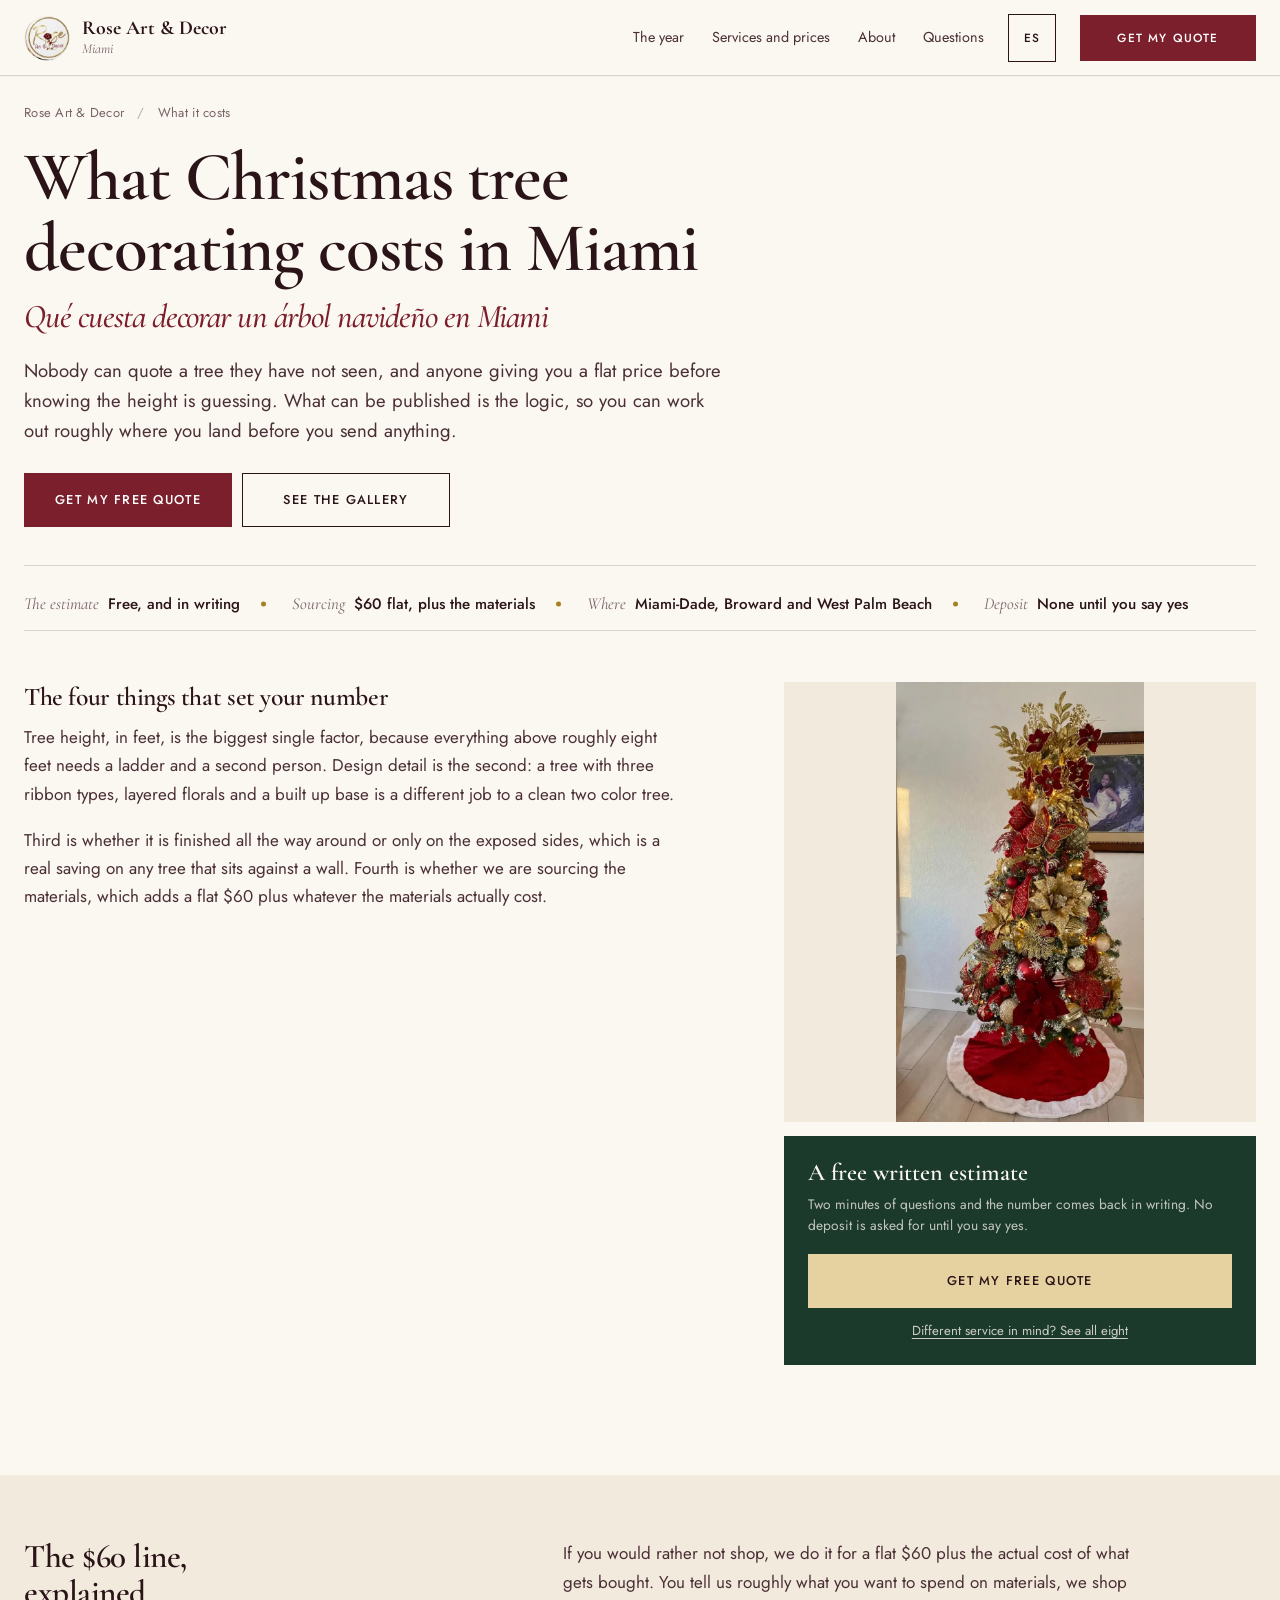
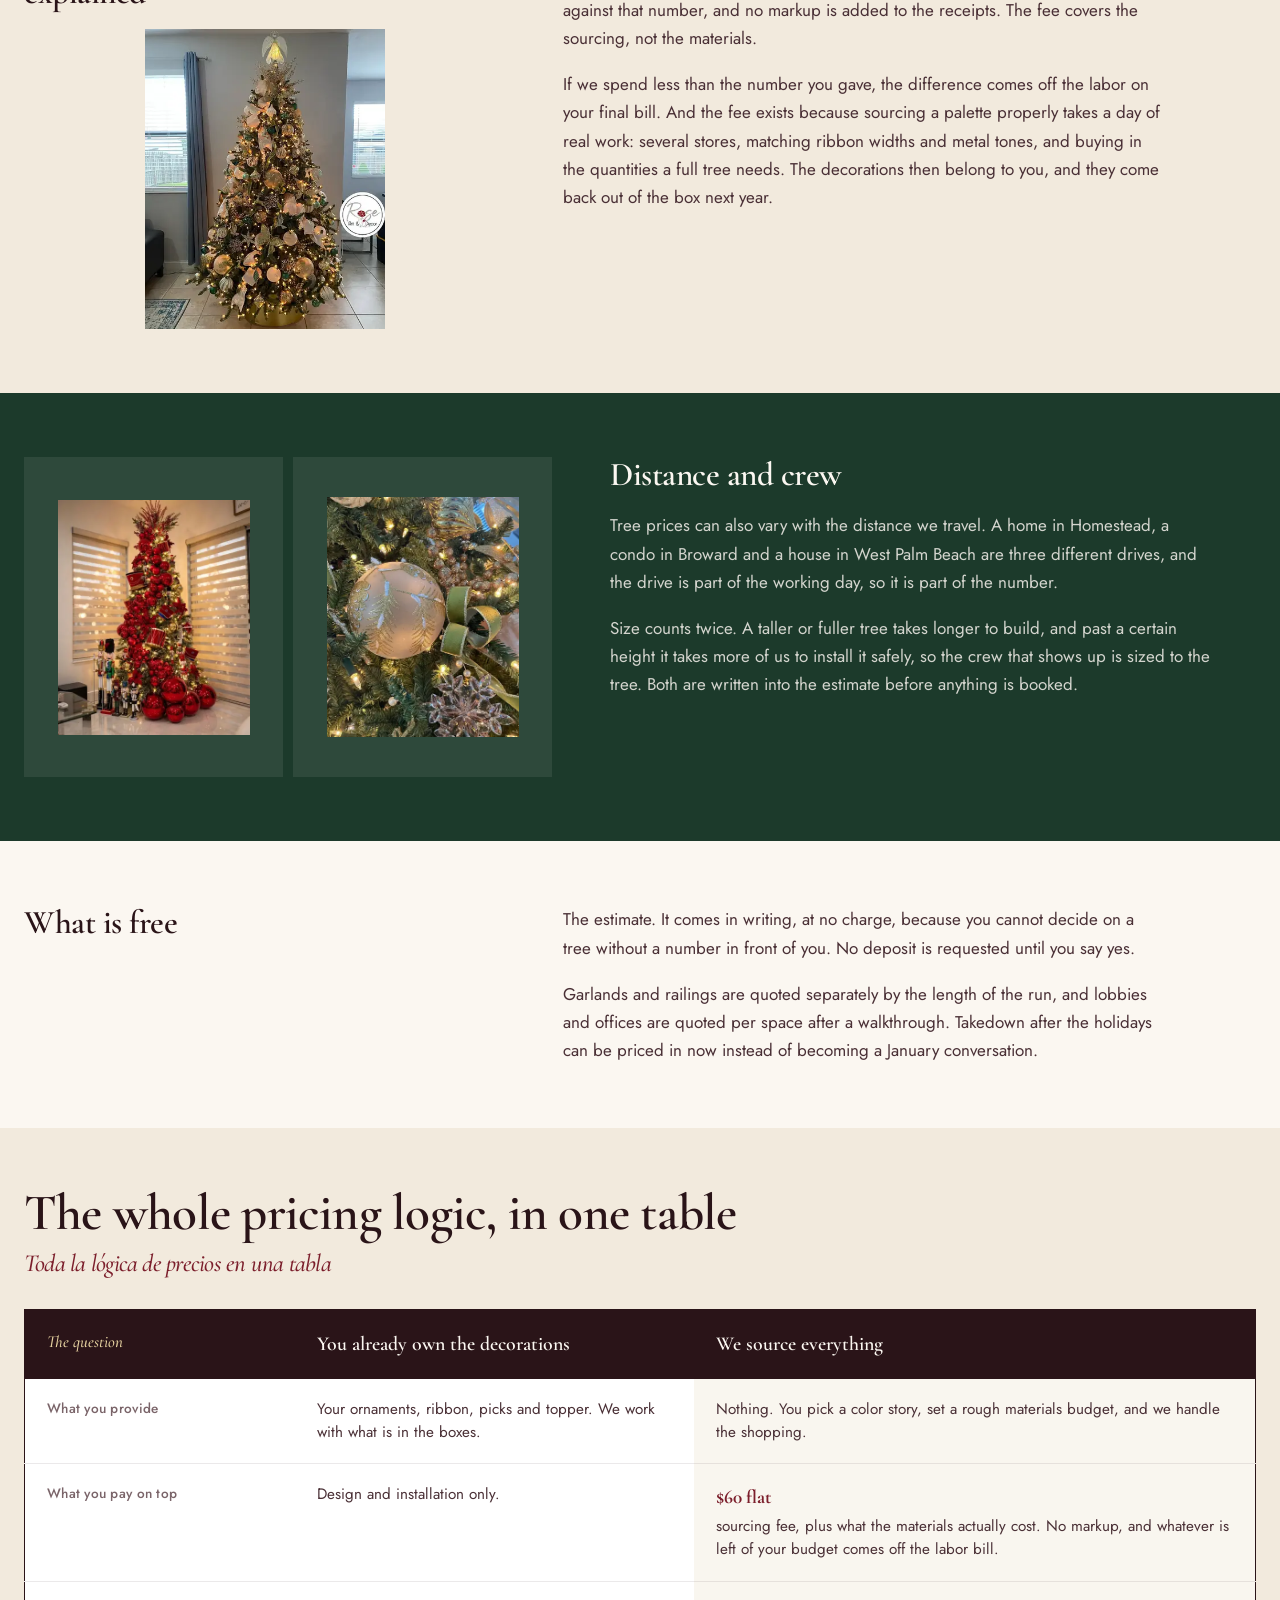
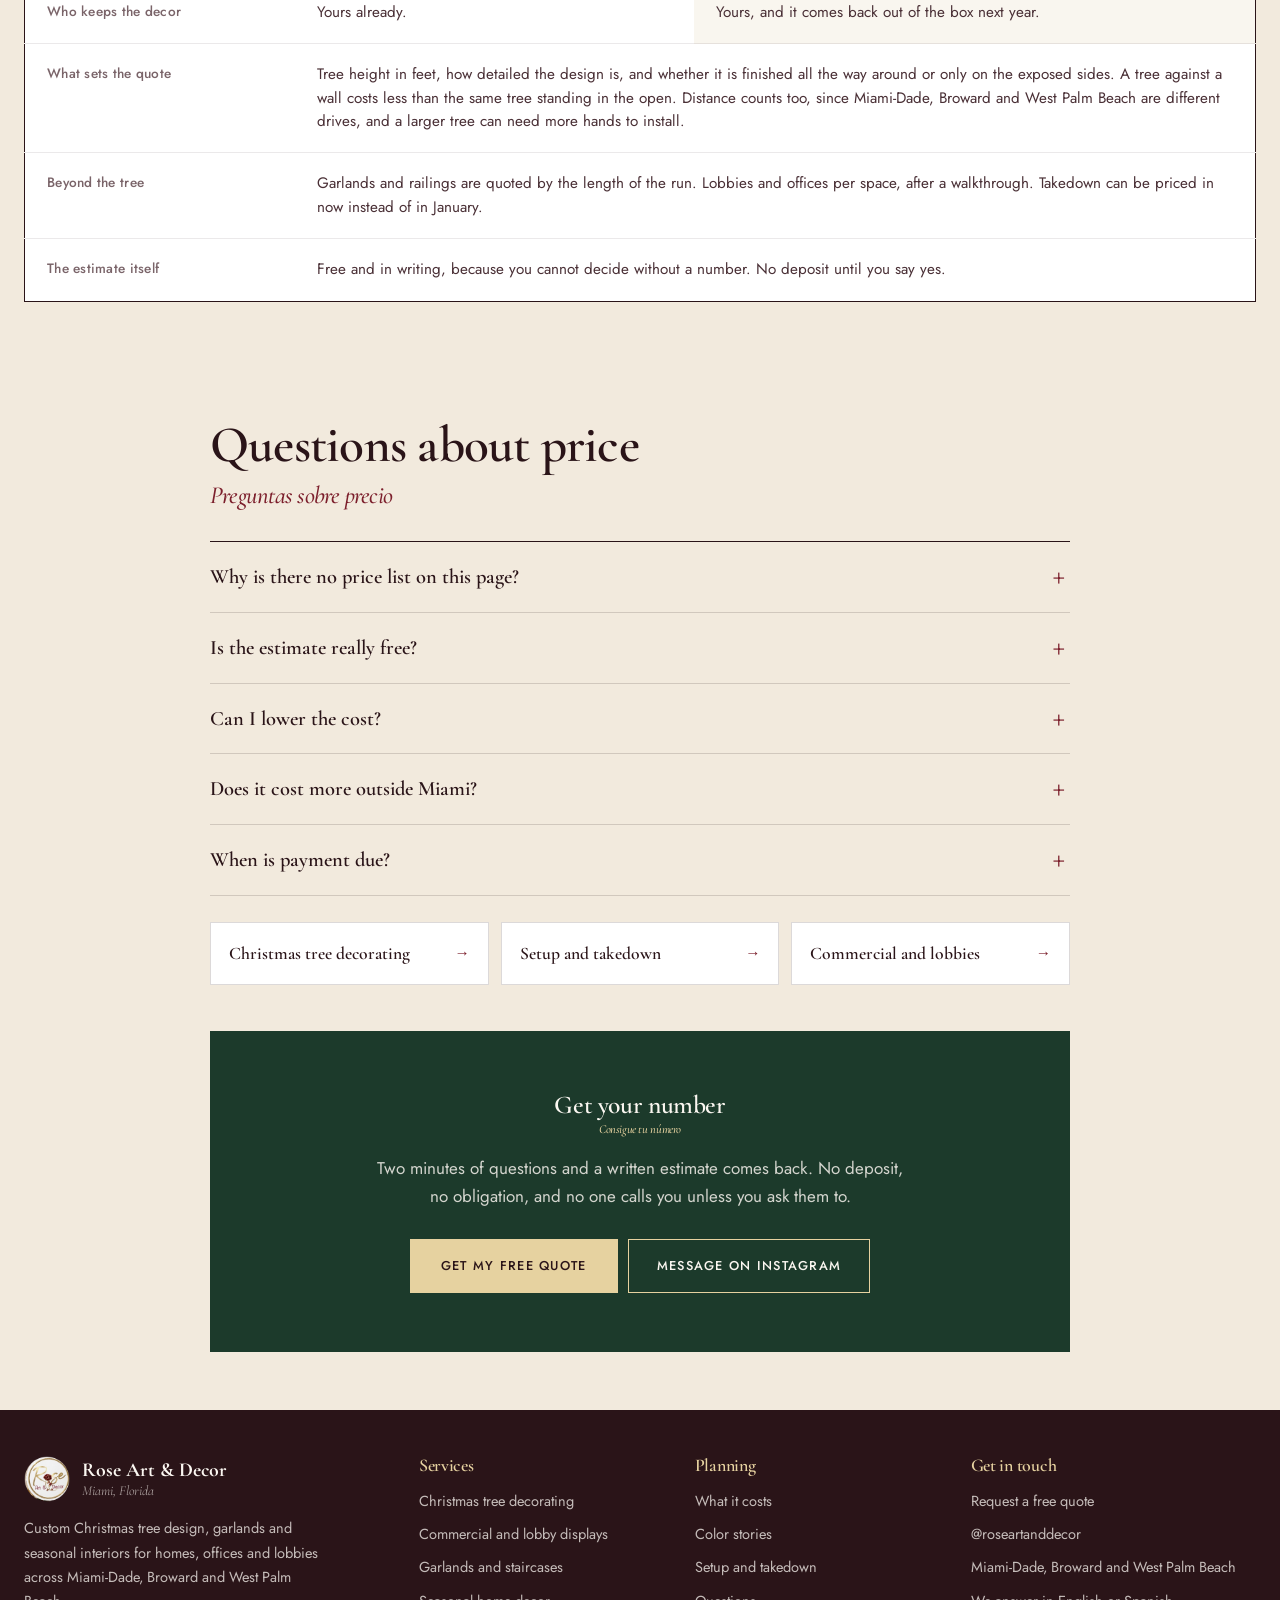
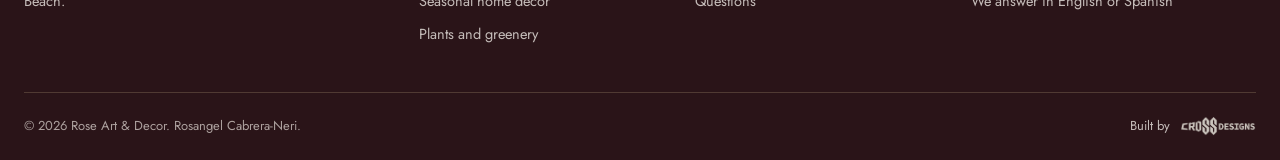
<file: christmas-tree-decorating-cost-miami/index.html>
<!DOCTYPE html>
<html lang="en"
      data-title-en="What Christmas Tree Decorating Costs in Miami | Rose Art &amp; Decor"
      data-title-es="Cuánto Cuesta Decorar un Árbol de Navidad en Miami | Rose Art &amp; Decor"
      data-desc-en="The honest pricing logic behind a professionally decorated Christmas tree in Miami: tree height, design detail, all around or wall facing, distance and crew, and a flat $60 if we buy the materials."
      data-desc-es="La lógica de precios real detrás de un árbol de Navidad decorado por profesionales en Miami: altura, detalle del diseño, todo alrededor o contra la pared, distancia y equipo, y $60 fijos si compramos los materiales.">
<head>
<meta charset="utf-8">
<meta name="viewport" content="width=device-width,initial-scale=1,viewport-fit=cover">
<title>What Christmas Tree Decorating Costs in Miami | Rose Art &amp; Decor</title>
<meta name="description" content="The honest pricing logic behind a professionally decorated Christmas tree in Miami: tree height, design detail, all around or wall facing, distance and crew, and a flat $60 if we buy the materials.">
<link rel="canonical" href="https://crossfiber.github.io/rose-art-decor/christmas-tree-decorating-cost-miami/">
<meta name="theme-color" content="#7C1F2C">
<meta name="robots" content="index,follow,max-image-preview:large">
<meta name="geo.region" content="US-FL">
<meta name="geo.placename" content="Miami">
<meta name="geo.position" content="25.7617;-80.1918">
<meta name="ICBM" content="25.7617, -80.1918">
<meta property="og:type" content="article">
<meta property="og:site_name" content="Rose Art &amp; Decor">
<meta property="og:title" content="What Christmas Tree Decorating Costs in Miami | Rose Art &amp; Decor">
<meta property="og:description" content="The honest pricing logic behind a professionally decorated Christmas tree in Miami: tree height, design detail, all around or wall facing, distance and crew, and a flat $60 if we buy the materials.">
<meta property="og:url" content="https://crossfiber.github.io/rose-art-decor/christmas-tree-decorating-cost-miami/">
<meta property="og:image" content="https://crossfiber.github.io/rose-art-decor/assets/og-image.jpg">
<meta property="og:image:width" content="1200">
<meta property="og:image:height" content="630">
<meta property="og:image:alt" content="A red and gold Christmas tree designed and installed by Rose Art and Decor in a Miami living room">
<meta property="og:locale" content="en_US">
<meta property="og:locale:alternate" content="es_US">
<meta name="twitter:card" content="summary_large_image">
<meta name="twitter:title" content="What Christmas Tree Decorating Costs in Miami | Rose Art &amp; Decor">
<meta name="twitter:description" content="The honest pricing logic behind a professionally decorated Christmas tree in Miami: tree height, design detail, all around or wall facing, distance and crew, and a flat $60 if we buy the materials.">
<meta name="twitter:image" content="https://crossfiber.github.io/rose-art-decor/assets/og-image.jpg">
<link rel="icon" href="../assets/favicon.ico" sizes="any">
<link rel="apple-touch-icon" href="../assets/apple-touch-icon.png">
<link rel="preconnect" href="https://fonts.googleapis.com">
<link rel="preconnect" href="https://fonts.gstatic.com" crossorigin>
<link rel="stylesheet" href="https://fonts.googleapis.com/css2?family=Cormorant+Garamond:ital,wght@0,500;0,600;0,700;1,500;1,600&family=Jost:wght@300;400;500;600&display=swap">
<link rel="stylesheet" href="../assets/site.css?v=20260915a">
<script type="application/ld+json">
{
  "@context": "https://schema.org",
  "@graph": [
    {
      "@type": "Service",
      "name": "What Christmas tree decorating costs in Miami",
      "description": "The honest pricing logic behind a professionally decorated Christmas tree in Miami: tree height, design detail, all around or wall facing, distance and crew, and a flat $60 if we buy the materials.",
      "serviceType": "What it costs",
      "url": "https://crossfiber.github.io/rose-art-decor/christmas-tree-decorating-cost-miami/",
      "image": "https://crossfiber.github.io/rose-art-decor/assets/tree-red-gold-classic-lg.webp",
      "areaServed": [
        {
          "@type": "City",
          "name": "Miami"
        },
        {
          "@type": "City",
          "name": "Homestead"
        },
        {
          "@type": "AdministrativeArea",
          "name": "Miami-Dade County"
        },
        {
          "@type": "AdministrativeArea",
          "name": "Broward County"
        },
        {
          "@type": "City",
          "name": "West Palm Beach"
        },
        {
          "@type": "AdministrativeArea",
          "name": "Palm Beach County"
        }
      ],
      "availableLanguage": [
        "en",
        "es"
      ],
      "provider": {
        "@type": "LocalBusiness",
        "@id": "https://crossfiber.github.io/rose-art-decor/#business",
        "name": "Rose Art & Decor",
        "url": "https://crossfiber.github.io/rose-art-decor/",
        "sameAs": [
          "https://www.instagram.com/roseartanddecor/"
        ],
        "address": {
          "@type": "PostalAddress",
          "addressLocality": "Miami",
          "addressRegion": "FL",
          "addressCountry": "US"
        }
      }
    },
    {
      "@type": "BreadcrumbList",
      "itemListElement": [
        {
          "@type": "ListItem",
          "position": 1,
          "name": "Rose Art & Decor",
          "item": "https://crossfiber.github.io/rose-art-decor/"
        },
        {
          "@type": "ListItem",
          "position": 2,
          "name": "What it costs",
          "item": "https://crossfiber.github.io/rose-art-decor/christmas-tree-decorating-cost-miami/"
        }
      ]
    },
    {
      "@type": "FAQPage",
      "mainEntity": [
        {
          "@type": "Question",
          "name": "Why is there no price list on this page?",
          "acceptedAnswer": {
            "@type": "Answer",
            "text": "Because a published flat price would be wrong for most people who read it. A 6 foot tree in a corner and a 12 foot tree standing in the open are different jobs, and pretending otherwise means one of you gets overcharged."
          }
        },
        {
          "@type": "Question",
          "name": "Is the estimate really free?",
          "acceptedAnswer": {
            "@type": "Answer",
            "text": "Yes, and in writing. You cannot decide without a number, so the number is not something to charge for."
          }
        },
        {
          "@type": "Question",
          "name": "Can I lower the cost?",
          "acceptedAnswer": {
            "@type": "Answer",
            "text": "Three honest levers: put the tree against a wall so only the exposed sides need finishing, keep the design to a cleaner two color story, and use decorations you already own. Any of the three moves the number down."
          }
        },
        {
          "@type": "Question",
          "name": "Does it cost more outside Miami?",
          "acceptedAnswer": {
            "@type": "Answer",
            "text": "It can. We are based in Homestead and work across Miami-Dade, Broward and West Palm Beach, so the drive is part of the quote. A very large tree can also need a bigger crew on install day, and that is priced in rather than sprung on you."
          }
        },
        {
          "@type": "Question",
          "name": "When is payment due?",
          "acceptedAnswer": {
            "@type": "Answer",
            "text": "Nothing is asked for at the estimate stage. Terms are set out in your written quote so there is nothing to work out on install day."
          }
        }
      ]
    }
  ]
}
</script>
</head>
<body>

<a class="skip-link" href="#main" data-en="Skip to content" data-es="Ir al contenido">Skip to content</a>
<header class="nav">
  <div class="wrap">
    <a class="brand" href="../" aria-label="Rose Art and Decor, home">
      <img src="../assets/logo-rose-art-decor.png" width="44" height="44" alt="Rose Art and Decor logo">
      <span class="brand-txt"><b>Rose Art &amp; Decor</b><span>Miami</span></span>
    </a>
    <nav class="nav-links">
      <a href="../#year" data-en="The year" data-es="El año">The year</a>
      <a href="../#services" data-en="Services and prices" data-es="Servicios y precios">Services and prices</a>
      <a href="../#about" data-en="About" data-es="Nosotras">About</a>
      <a href="../#faq" data-en="Questions" data-es="Preguntas">Questions</a>
    </nav>
    <button type="button" class="lang-sw" data-set="es" aria-label="Cambiar a español">ES</button>
    <a class="btn btn-primary nav-cta" href="../#quote" data-en="Get my quote" data-es="Pedir mi cotización">Get my quote</a>
    <button class="hamburger" id="hamburger" aria-label="Open menu" aria-expanded="false" aria-controls="navDrawer">
      <i></i><i></i><i></i>
    </button>
  </div>
</header>

<div class="overlay" id="navOverlay"></div>
<aside class="drawer" id="navDrawer" aria-hidden="true" aria-label="Menu">
  <div class="drawer-top">
    <span class="brand"><img src="../assets/logo-rose-art-decor.png" width="44" height="44" alt=""><span class="brand-txt"><b>Rose Art &amp; Decor</b><span>Miami</span></span></span>
    <button class="drawer-close" id="drawerClose" aria-label="Close menu">&times;</button>
  </div>
  <nav>
    <a href="../#year"><span data-en="The year" data-es="El año">The year</span></a>
    <a href="../#services"><span data-en="Services and prices" data-es="Servicios y precios">Services and prices</span></a>
    <a href="../#about"><span data-en="About" data-es="Nosotras">About</span></a>
    <a href="../#faq"><span data-en="Questions" data-es="Preguntas">Questions</span></a>
  </nav>
  <p class="drawer-note" data-en="Rose, Emi and Rebe. Miami-Dade, Broward and West Palm Beach, in English or Spanish." data-es="Rose, Emi y Rebe. Miami-Dade, Broward y West Palm Beach, en inglés o español.">Rose, Emi and Rebe. Miami-Dade, Broward and West Palm Beach, in English or Spanish.</p>
  <div class="drawer-foot">
    <a class="btn btn-primary" href="../#quote" data-en="Get my quote" data-es="Pedir mi cotización">Get my quote</a>
    <a class="btn btn-ghost" href="https://www.instagram.com/roseartanddecor/" target="_blank" rel="noopener">
      <span data-en="Message on Instagram" data-es="Escribir por Instagram">Message on Instagram</span>
    </a>
  </div>
</aside>

<main id="main" tabindex="-1">
<div class="wrap crumb">
  <a href="../" data-en="Rose Art &amp; Decor" data-es="Rose Art &amp; Decor">Rose Art &amp; Decor</a>
  <i>/</i>
  <span data-en="What it costs" data-es="Cuánto cuesta">What it costs</span>
</div>

<section class="page-hero">
  <div class="wrap">
    <h1>
      <span data-en="What Christmas tree decorating costs in Miami" data-es="Qué cuesta decorar un árbol navideño en Miami">What Christmas tree decorating costs in Miami</span>
      <span class="sub-es" data-en="Qué cuesta decorar un árbol navideño en Miami" data-es="What Christmas tree decorating costs in Miami">Qué cuesta decorar un árbol navideño en Miami</span>
    </h1>
    <p class="lede" data-en="Nobody can quote a tree they have not seen, and anyone giving you a flat price before knowing the height is guessing. What can be published is the logic, so you can work out roughly where you land before you send anything." data-es="Nadie puede cotizar un árbol que no ha visto, y quien te da un precio fijo sin saber la altura está adivinando. Lo que sí se puede publicar es la lógica, para que sepas más o menos dónde caes antes de escribir.">Nobody can quote a tree they have not seen, and anyone giving you a flat price before knowing the height is guessing. What can be published is the logic, so you can work out roughly where you land before you send anything.</p>
    <div class="btn-row">
      <a class="btn btn-primary" href="../#quote" data-want="Christmas tree design and installation" data-en="Get my free quote" data-es="Pedir mi cotización gratis">Get my free quote</a>
      <a class="btn btn-ghost" href="../christmas-tree-color-themes/" data-en="See the gallery" data-es="Ver la galería">See the gallery</a>
    </div>
    <div class="facts">
      <div class="fact"><i data-en="The estimate" data-es="La cotización">The estimate</i><b data-en="Free, and in writing" data-es="Gratis, y por escrito">Free, and in writing</b></div>
      <div class="fact"><i data-en="Sourcing" data-es="Compras">Sourcing</i><b data-en="$60 flat, plus the materials" data-es="$60 fijos, más los materiales">$60 flat, plus the materials</b></div>
      <div class="fact"><i data-en="Where" data-es="Dónde">Where</i><b data-en="Miami-Dade, Broward and West Palm Beach" data-es="Miami-Dade, Broward y West Palm Beach">Miami-Dade, Broward and West Palm Beach</b></div>
      <div class="fact"><i data-en="Deposit" data-es="Depósito">Deposit</i><b data-en="None until you say yes" data-es="Ninguno hasta que digas sí">None until you say yes</b></div>
    </div>
  </div>
</section>

<section style="padding-top:0">
  <div class="wrap">
    <div class="body-grid">
      <div class="prose">
      <h3><span data-en="The four things that set your number" data-es="Las cuatro cosas que fijan tu número">The four things that set your number</span></h3>
        <p data-en="Tree height, in feet, is the biggest single factor, because everything above roughly eight feet needs a ladder and a second person. Design detail is the second: a tree with three ribbon types, layered florals and a built up base is a different job to a clean two color tree." data-es="La altura del árbol, en pies, es el factor más grande, porque pasando los ocho pies hace falta escalera y otra persona. El detalle es el segundo factor: un árbol con tres cintas, flores en capas y base construida es otro trabajo que un árbol limpio de dos colores.">Tree height, in feet, is the biggest single factor, because everything above roughly eight feet needs a ladder and a second person. Design detail is the second: a tree with three ribbon types, layered florals and a built up base is a different job to a clean two color tree.</p>
        <p data-en="Third is whether it is finished all the way around or only on the exposed sides, which is a real saving on any tree that sits against a wall. Fourth is whether we are sourcing the materials, which adds a flat $60 plus whatever the materials actually cost." data-es="Tercero, si se termina todo alrededor o solo por los lados visibles, que es un ahorro real en cualquier árbol contra la pared. Cuarto, si nosotras compramos los materiales, lo que suma $60 fijos más lo que cuesten realmente.">Third is whether it is finished all the way around or only on the exposed sides, which is a real saving on any tree that sits against a wall. Fourth is whether we are sourcing the materials, which adds a flat $60 plus whatever the materials actually cost.</p>
      </div>
      <aside class="side">
        <div class="plate"><img src="../assets/tree-red-gold-classic-md.webp" srcset="../assets/tree-red-gold-classic-sm.webp 420w, ../assets/tree-red-gold-classic-md.webp 720w, ../assets/tree-red-gold-classic-lg.webp 1000w" sizes="(max-width:940px) 70vw, 34vw" width="720" height="1280" fetchpriority="high" decoding="async" alt="Classic red and gold Christmas tree with a velvet skirt in a Miami home"></div>
        <div class="side-card">
          <span class="sc-t" data-en="A free written estimate" data-es="Cotización escrita gratis">A free written estimate</span>
          <span class="sc-m" data-en="Two minutes of questions and the number comes back in writing. No deposit is asked for until you say yes." data-es="Dos minutos de preguntas y el número te llega por escrito. No se pide depósito hasta que digas que sí.">Two minutes of questions and the number comes back in writing. No deposit is asked for until you say yes.</span>
          <a class="btn btn-gold" href="../#quote" data-want="Christmas tree design and installation" data-en="Get my free quote" data-es="Pedir mi cotización gratis">Get my free quote</a>
          <a class="sc-all" href="../#services" data-en="Different service in mind? See all eight" data-es="¿Otro servicio en mente? Ver los ocho">Different service in mind? See all eight</a>
        </div>
      </aside>
    </div>
  </div>
</section>
<section class="brk bg-cream2">
  <div class="wrap brk-grid">
    <div class="brk-lead">
      <h3><span data-en="The $60 line, explained" data-es="La línea de los $60, explicada">The $60 line, explained</span></h3>
      <div class="plate"><img src="../assets/tree-gold-beige-green-md.webp" srcset="../assets/tree-gold-beige-green-sm.webp 420w, ../assets/tree-gold-beige-green-md.webp 720w" sizes="(max-width:900px) 92vw, 30vw" width="720" height="900" loading="lazy" decoding="async" alt="A two color Christmas tree in gold and green, a simpler design to build"></div>
    </div>
    <div class="brk-copy">
        <p data-en="If you would rather not shop, we do it for a flat $60 plus the actual cost of what gets bought. You tell us roughly what you want to spend on materials, we shop against that number, and no markup is added to the receipts. The fee covers the sourcing, not the materials." data-es="Si prefieres no ir de compras, lo hacemos por $60 fijos más el costo real de lo que se compre. Nos dices un aproximado de lo que quieres gastar en materiales, compramos contra ese número, y no se agrega sobreprecio a las facturas. El cargo cubre las compras, no los materiales.">If you would rather not shop, we do it for a flat $60 plus the actual cost of what gets bought. You tell us roughly what you want to spend on materials, we shop against that number, and no markup is added to the receipts. The fee covers the sourcing, not the materials.</p>
        <p data-en="If we spend less than the number you gave, the difference comes off the labor on your final bill. And the fee exists because sourcing a palette properly takes a day of real work: several stores, matching ribbon widths and metal tones, and buying in the quantities a full tree needs. The decorations then belong to you, and they come back out of the box next year." data-es="Si gastamos menos del número que diste, la diferencia se descuenta de la mano de obra en tu cuenta final. Y el cargo existe porque una paleta bien hecha toma un día de trabajo real: varias tiendas, igualar anchos de cinta y tonos de metal, y comprar lo que pide un árbol completo. La decoración queda tuya y vuelve a salir de la caja el año que viene.">If we spend less than the number you gave, the difference comes off the labor on your final bill. And the fee exists because sourcing a palette properly takes a day of real work: several stores, matching ribbon widths and metal tones, and buying in the quantities a full tree needs. The decorations then belong to you, and they come back out of the box next year.</p>
    </div>
  </div>
</section>
<section class="brk bg-pine">
  <div class="wrap brk-grid brk-flip">
    <div class="brk-pair">
      <div class="plate"><img src="../assets/tree-nutcracker-red-md.webp" srcset="../assets/tree-nutcracker-red-sm.webp 420w, ../assets/tree-nutcracker-red-md.webp 720w" sizes="(max-width:900px) 46vw, 15vw" width="720" height="881" loading="lazy" decoding="async" alt="A heavily detailed nutcracker themed tree, a longer build"></div>
      <div class="plate"><img src="../assets/detail-blush-ornament-md.webp" srcset="../assets/detail-blush-ornament-sm.webp 420w, ../assets/detail-blush-ornament-md.webp 720w" sizes="(max-width:900px) 46vw, 15vw" width="720" height="900" loading="lazy" decoding="async" alt="An oversized blush ornament, the kind of piece that anchors a section"></div>
    </div>
    <div class="brk-copy">
      <h3><span data-en="Distance and crew" data-es="Distancia y equipo">Distance and crew</span></h3>
        <p data-en="Tree prices can also vary with the distance we travel. A home in Homestead, a condo in Broward and a house in West Palm Beach are three different drives, and the drive is part of the working day, so it is part of the number." data-es="El precio también puede variar según la distancia. Una casa en Homestead, un apartamento en Broward y una casa en West Palm Beach son tres viajes distintos, y el viaje es parte del día de trabajo, así que es parte del número.">Tree prices can also vary with the distance we travel. A home in Homestead, a condo in Broward and a house in West Palm Beach are three different drives, and the drive is part of the working day, so it is part of the number.</p>
        <p data-en="Size counts twice. A taller or fuller tree takes longer to build, and past a certain height it takes more of us to install it safely, so the crew that shows up is sized to the tree. Both are written into the estimate before anything is booked." data-es="El tamaño cuenta dos veces. Un árbol más alto o más lleno toma más tiempo, y pasando cierta altura hace falta más gente para instalarlo bien, así que el equipo se ajusta al árbol. Las dos cosas van en la cotización antes de reservar.">Size counts twice. A taller or fuller tree takes longer to build, and past a certain height it takes more of us to install it safely, so the crew that shows up is sized to the tree. Both are written into the estimate before anything is booked.</p>
    </div>
  </div>
</section>
<section class="brk">
  <div class="wrap brk-grid">
    <div class="brk-lead">
      <h3><span data-en="What is free" data-es="Qué es gratis">What is free</span></h3>
    </div>
    <div class="brk-copy">
        <p data-en="The estimate. It comes in writing, at no charge, because you cannot decide on a tree without a number in front of you. No deposit is requested until you say yes." data-es="La cotización. Llega por escrito, sin costo, porque no puedes decidir sobre un árbol sin un número al frente. No se pide depósito hasta que hayas dicho que sí.">The estimate. It comes in writing, at no charge, because you cannot decide on a tree without a number in front of you. No deposit is requested until you say yes.</p>
        <p data-en="Garlands and railings are quoted separately by the length of the run, and lobbies and offices are quoted per space after a walkthrough. Takedown after the holidays can be priced in now instead of becoming a January conversation." data-es="Las guirnaldas y barandas se cotizan aparte por el largo del tramo, y los lobbies y oficinas por espacio después de una visita. El desmontaje después de las fiestas puede cotizarse ahora en vez de convertirse en una conversación de enero.">Garlands and railings are quoted separately by the length of the run, and lobbies and offices are quoted per space after a walkthrough. Takedown after the holidays can be priced in now instead of becoming a January conversation.</p>
    </div>
  </div>
</section>

<section class="bg-cream2">
  <div class="wrap">
    <div class="sec-head">
      <h2>
        <span data-en="The whole pricing logic, in one table" data-es="Toda la lógica de precios en una tabla">The whole pricing logic, in one table</span>
        <span class="sub-es" data-en="Toda la lógica de precios en una tabla" data-es="The whole pricing logic, in one table">Toda la lógica de precios en una tabla</span>
      </h2>
    </div>
<table class="cmp">
        <thead>
          <tr>
            <th scope="col" data-en="The question" data-es="La pregunta">The question</th>
            <th scope="col" data-en="You already own the decorations" data-es="Ya tienes la decoración">You already own the decorations</th>
            <th scope="col" data-en="We source everything" data-es="Nosotras compramos todo">We source everything</th>
          </tr>
        </thead>
        <tbody>
          <tr>
            <th scope="row" data-en="What you provide" data-es="Qué pones tú">What you provide</th>
            <td data-html data-en="&lt;span class='cmp-lab'&gt;Your decorations&lt;/span&gt;Your ornaments, ribbon, picks and topper. We work with what is in the boxes." data-es="&lt;span class='cmp-lab'&gt;Tu decoración&lt;/span&gt;Tus adornos, cintas, picks y punta. Trabajamos con lo que hay."><span class="cmp-lab">Your decorations</span>Your ornaments, ribbon, picks and topper. We work with what is in the boxes.</td>
            <td data-html class="hi" data-en="&lt;span class='cmp-lab'&gt;We source it&lt;/span&gt;Nothing. You pick a color story, set a rough materials budget, and we handle the shopping." data-es="&lt;span class='cmp-lab'&gt;Nosotras compramos&lt;/span&gt;Nada. Eliges una paleta, das un presupuesto aproximado y nosotras hacemos las compras."><span class="cmp-lab">We source it</span>Nothing. You pick a color story, set a rough materials budget, and we handle the shopping.</td>
          </tr>
          <tr>
            <th scope="row" data-en="What you pay on top" data-es="Qué pagas adicional">What you pay on top</th>
            <td data-html data-en="&lt;span class='cmp-lab'&gt;Your decorations&lt;/span&gt;Design and installation only." data-es="&lt;span class='cmp-lab'&gt;Tu decoración&lt;/span&gt;Solo diseño e instalación."><span class="cmp-lab">Your decorations</span>Design and installation only.</td>
            <td class="hi" data-html data-en="&lt;span class='cmp-lab'&gt;We source it&lt;/span&gt;&lt;span class='money'&gt;$60 flat&lt;/span&gt;sourcing fee, plus what the materials actually cost. No markup, and whatever is left of your budget comes off the labor bill." data-es="&lt;span class='cmp-lab'&gt;Nosotras compramos&lt;/span&gt;&lt;span class='money'&gt;$60 fijos&lt;/span&gt;por las compras, más lo que cuesten los materiales. Sin sobreprecio; lo que sobre baja la mano de obra."><span class="cmp-lab">We source it</span><span class="money">$60 flat</span>sourcing fee, plus what the materials actually cost. No markup, and whatever is left of your budget comes off the labor bill.</td>
          </tr>
          <tr>
            <th scope="row" data-en="Who keeps the decor" data-es="De quién queda la decoración">Who keeps the decor</th>
            <td data-html data-en="&lt;span class='cmp-lab'&gt;Your decorations&lt;/span&gt;Yours already." data-es="&lt;span class='cmp-lab'&gt;Tu decoración&lt;/span&gt;Ya es tuya."><span class="cmp-lab">Your decorations</span>Yours already.</td>
            <td data-html class="hi" data-en="&lt;span class='cmp-lab'&gt;We source it&lt;/span&gt;Yours, and it comes back out of the box next year." data-es="&lt;span class='cmp-lab'&gt;Nosotras compramos&lt;/span&gt;Tuya, y vuelve a salir de la caja el año que viene."><span class="cmp-lab">We source it</span>Yours, and it comes back out of the box next year.</td>
          </tr>
          <tr>
            <th scope="row" data-en="What sets the quote" data-es="Qué define la cotización">What sets the quote</th>
            <td colspan="2" data-en="Tree height in feet, how detailed the design is, and whether it is finished all the way around or only on the exposed sides. A tree against a wall costs less than the same tree standing in the open. Distance counts too, since Miami-Dade, Broward and West Palm Beach are different drives, and a larger tree can need more hands to install." data-es="La altura del árbol en pies, el nivel de detalle del diseño, y si se termina todo alrededor o solo por los lados visibles. Un árbol contra la pared cuesta menos que el mismo árbol libre. La distancia también cuenta, porque Miami-Dade, Broward y West Palm Beach son viajes distintos, y un árbol más grande puede necesitar más manos para instalarlo.">Tree height in feet, how detailed the design is, and whether it is finished all the way around or only on the exposed sides. A tree against a wall costs less than the same tree standing in the open. Distance counts too, since Miami-Dade, Broward and West Palm Beach are different drives, and a larger tree can need more hands to install.</td>
          </tr>
          <tr>
            <th scope="row" data-en="Beyond the tree" data-es="Más allá del árbol">Beyond the tree</th>
            <td colspan="2" data-en="Garlands and railings are quoted by the length of the run. Lobbies and offices per space, after a walkthrough. Takedown can be priced in now instead of in January." data-es="Guirnaldas y barandas se cotizan por el largo del tramo. Lobbies y oficinas, por espacio y después de una visita. El desmontaje puede cotizarse ahora en vez de en enero.">Garlands and railings are quoted by the length of the run. Lobbies and offices per space, after a walkthrough. Takedown can be priced in now instead of in January.</td>
          </tr>
          <tr>
            <th scope="row" data-en="The estimate itself" data-es="La cotización">The estimate itself</th>
            <td colspan="2" data-en="Free and in writing, because you cannot decide without a number. No deposit until you say yes." data-es="Gratis y por escrito, porque no puedes decidir sin un número. No se pide depósito hasta que digas que sí.">Free and in writing, because you cannot decide without a number. No deposit until you say yes.</td>
          </tr>
        </tbody>
      </table>
  </div>
</section>


<section class="bg-cream2">
  <div class="wrap-narrow">
    <div class="sec-head" style="max-width:100%">
      <h2>
        <span data-en="Questions about price" data-es="Preguntas sobre precio">Questions about price</span>
        <span class="sub-es" data-en="Preguntas sobre precio" data-es="Questions about price">Preguntas sobre precio</span>
      </h2>
    </div>
    <div class="acc">
      <div class="acc-item">
        <button class="acc-head" aria-expanded="false" data-en="Why is there no price list on this page?" data-es="¿Por qué no hay una lista de precios aquí?">Why is there no price list on this page?</button>
        <div class="acc-body"><div class="acc-body-inner" data-en="Because a published flat price would be wrong for most people who read it. A 6 foot tree in a corner and a 12 foot tree standing in the open are different jobs, and pretending otherwise means one of you gets overcharged." data-es="Porque un precio fijo publicado estaría mal para la mayoría de quienes lo leen. Un árbol de 6 pies en una esquina y uno de 12 pies libre son trabajos distintos, y fingir lo contrario significa que alguien paga de más.">Because a published flat price would be wrong for most people who read it. A 6 foot tree in a corner and a 12 foot tree standing in the open are different jobs, and pretending otherwise means one of you gets overcharged.</div></div>
      </div>
      <div class="acc-item">
        <button class="acc-head" aria-expanded="false" data-en="Is the estimate really free?" data-es="¿La cotización es realmente gratis?">Is the estimate really free?</button>
        <div class="acc-body"><div class="acc-body-inner" data-en="Yes, and in writing. You cannot decide without a number, so the number is not something to charge for." data-es="Sí, y por escrito. No puedes decidir sin un número, así que el número no es algo por lo que cobrar.">Yes, and in writing. You cannot decide without a number, so the number is not something to charge for.</div></div>
      </div>
      <div class="acc-item">
        <button class="acc-head" aria-expanded="false" data-en="Can I lower the cost?" data-es="¿Puedo bajar el costo?">Can I lower the cost?</button>
        <div class="acc-body"><div class="acc-body-inner" data-en="Three honest levers: put the tree against a wall so only the exposed sides need finishing, keep the design to a cleaner two color story, and use decorations you already own. Any of the three moves the number down." data-es="Tres palancas honestas: pon el árbol contra la pared para terminar solo los lados visibles, mantén el diseño en una paleta limpia de dos colores, y usa decoración que ya tengas. Cualquiera de las tres baja el número.">Three honest levers: put the tree against a wall so only the exposed sides need finishing, keep the design to a cleaner two color story, and use decorations you already own. Any of the three moves the number down.</div></div>
      </div>
      <div class="acc-item">
        <button class="acc-head" aria-expanded="false" data-en="Does it cost more outside Miami?" data-es="¿Cuesta más fuera de Miami?">Does it cost more outside Miami?</button>
        <div class="acc-body"><div class="acc-body-inner" data-en="It can. We are based in Homestead and work across Miami-Dade, Broward and West Palm Beach, so the drive is part of the quote. A very large tree can also need a bigger crew on install day, and that is priced in rather than sprung on you." data-es="Puede ser. Estamos en Homestead y cubrimos Miami-Dade, Broward y West Palm Beach, así que el traslado va en la cotización. Un árbol muy grande también puede pedir más equipo el día del montaje, y eso se cotiza desde el principio.">It can. We are based in Homestead and work across Miami-Dade, Broward and West Palm Beach, so the drive is part of the quote. A very large tree can also need a bigger crew on install day, and that is priced in rather than sprung on you.</div></div>
      </div>
      <div class="acc-item">
        <button class="acc-head" aria-expanded="false" data-en="When is payment due?" data-es="¿Cuándo se paga?">When is payment due?</button>
        <div class="acc-body"><div class="acc-body-inner" data-en="Nothing is asked for at the estimate stage. Terms are set out in your written quote so there is nothing to work out on install day." data-es="No se pide nada al cotizar. Las condiciones van en tu cotización escrita para que no haya nada que resolver el día de la instalación.">Nothing is asked for at the estimate stage. Terms are set out in your written quote so there is nothing to work out on install day.</div></div>
      </div>
    </div>

    <div class="related">
      <a href="../christmas-tree-decorating-miami/"><span data-en="Christmas tree decorating" data-es="Decoración de árboles">Christmas tree decorating</span></a>
      <a href="../christmas-tree-installation-and-takedown-miami/"><span data-en="Setup and takedown" data-es="Montaje y desmontaje">Setup and takedown</span></a>
      <a href="../commercial-christmas-decorating-miami/"><span data-en="Commercial and lobbies" data-es="Comercial y lobbies">Commercial and lobbies</span></a>
    </div>

    <div class="band" style="margin-top:46px">
      <h3>
        <span data-en="Get your number" data-es="Consigue tu número">Get your number</span>
        <span class="sub-es" data-en="Consigue tu número" data-es="Get your number">Consigue tu número</span>
      </h3>
      <p data-en="Two minutes of questions and a written estimate comes back. No deposit, no obligation, and no one calls you unless you ask them to." data-es="Dos minutos de preguntas y te llega una cotización escrita. Sin depósito, sin compromiso, y nadie te llama a menos que lo pidas.">Two minutes of questions and a written estimate comes back. No deposit, no obligation, and no one calls you unless you ask them to.</p>
      <div class="btn-row">
        <a class="btn btn-gold" href="../#quote" data-want="Christmas tree design and installation" data-en="Get my free quote" data-es="Pedir mi cotización gratis">Get my free quote</a>
        <a class="btn btn-ghost" href="https://www.instagram.com/roseartanddecor/" target="_blank" rel="noopener">
          <span data-en="Message on Instagram" data-es="Escribir por Instagram">Message on Instagram</span>
        </a>
      </div>
    </div>
  </div>
</section>
</main>

<footer class="foot">
  <div class="wrap">
    <div class="foot-grid">
      <div>
        <a class="brand" href="../" style="margin-bottom:14px">
          <img src="../assets/logo-rose-art-decor.png" width="44" height="44" alt="" loading="lazy">
          <span class="brand-txt"><b>Rose Art &amp; Decor</b><span>Miami, Florida</span></span>
        </a>
        <p style="max-width:34ch" data-en="Custom Christmas tree design, garlands and seasonal interiors for homes, offices and lobbies across Miami-Dade, Broward and West Palm Beach."
                                  data-es="Diseño de árboles de Navidad a la medida, guirnaldas e interiores de temporada para casas, oficinas y lobbies en Miami-Dade, Broward y West Palm Beach.">
          Custom Christmas tree design, garlands and seasonal interiors for homes, offices and lobbies across Miami-Dade, Broward and West Palm Beach.
        </p>
      </div>
      <div>
        <h4 data-en="Services" data-es="Servicios">Services</h4>
        <ul>
          <li><a href="../christmas-tree-decorating-miami/" data-en="Christmas tree decorating" data-es="Decoración de árboles">Christmas tree decorating</a></li>
          <li><a href="../commercial-christmas-decorating-miami/" data-en="Commercial and lobby displays" data-es="Comercial y lobbies">Commercial and lobby displays</a></li>
          <li><a href="../garland-and-staircase-decorating-miami/" data-en="Garlands and staircases" data-es="Guirnaldas y escaleras">Garlands and staircases</a></li>
          <li><a href="../holiday-home-decorating-miami/" data-en="Seasonal home decor" data-es="Decoración de temporada">Seasonal home decor</a></li>
          <li><a href="../office-plant-and-lobby-decor-miami/" data-en="Plants and greenery" data-es="Plantas y verde">Plants and greenery</a></li>
        </ul>
      </div>
      <div>
        <h4 data-en="Planning" data-es="Planificación">Planning</h4>
        <ul>
          <li><a href="../christmas-tree-decorating-cost-miami/" data-en="What it costs" data-es="Cuánto cuesta">What it costs</a></li>
          <li><a href="../christmas-tree-color-themes/" data-en="Color stories" data-es="Paletas de color">Color stories</a></li>
          <li><a href="../christmas-tree-installation-and-takedown-miami/" data-en="Setup and takedown" data-es="Montaje y desmontaje">Setup and takedown</a></li>
          <li><a href="../#faq" data-en="Questions" data-es="Preguntas">Questions</a></li>
        </ul>
      </div>
      <div>
        <h4 data-en="Get in touch" data-es="Contacto">Get in touch</h4>
        <address>
          <a href="../#quote" data-en="Request a free quote" data-es="Pedir cotización gratis">Request a free quote</a>
          <a href="https://www.instagram.com/roseartanddecor/" target="_blank" rel="noopener"> @roseartanddecor</a>
          <span data-en="Miami-Dade, Broward and West Palm Beach" data-es="Miami-Dade, Broward y West Palm Beach">Miami-Dade, Broward and West Palm Beach</span>
          <span data-en="We answer in English or Spanish" data-es="Respondemos en inglés o español">We answer in English or Spanish</span>
        </address>
      </div>
    </div>
    <div class="foot-bot">
      <span>&copy; <span data-year></span> Rose Art &amp; Decor. Rosangel Cabrera-Neri.</span>
      <a class="built-by" href="https://crossdesigned.com" target="_blank" rel="noopener" aria-label="Website built by Cross Designs">
        <span data-en="Built by" data-es="Sitio por">Built by</span>
        <img src="../assets/cross-designs.png" alt="Cross Designs" width="330" height="87" loading="lazy">
      </a>
    </div>
  </div>
</footer>

<script src="../assets/site.js?v=20260915a"></script>
</body>
</html>
</file>
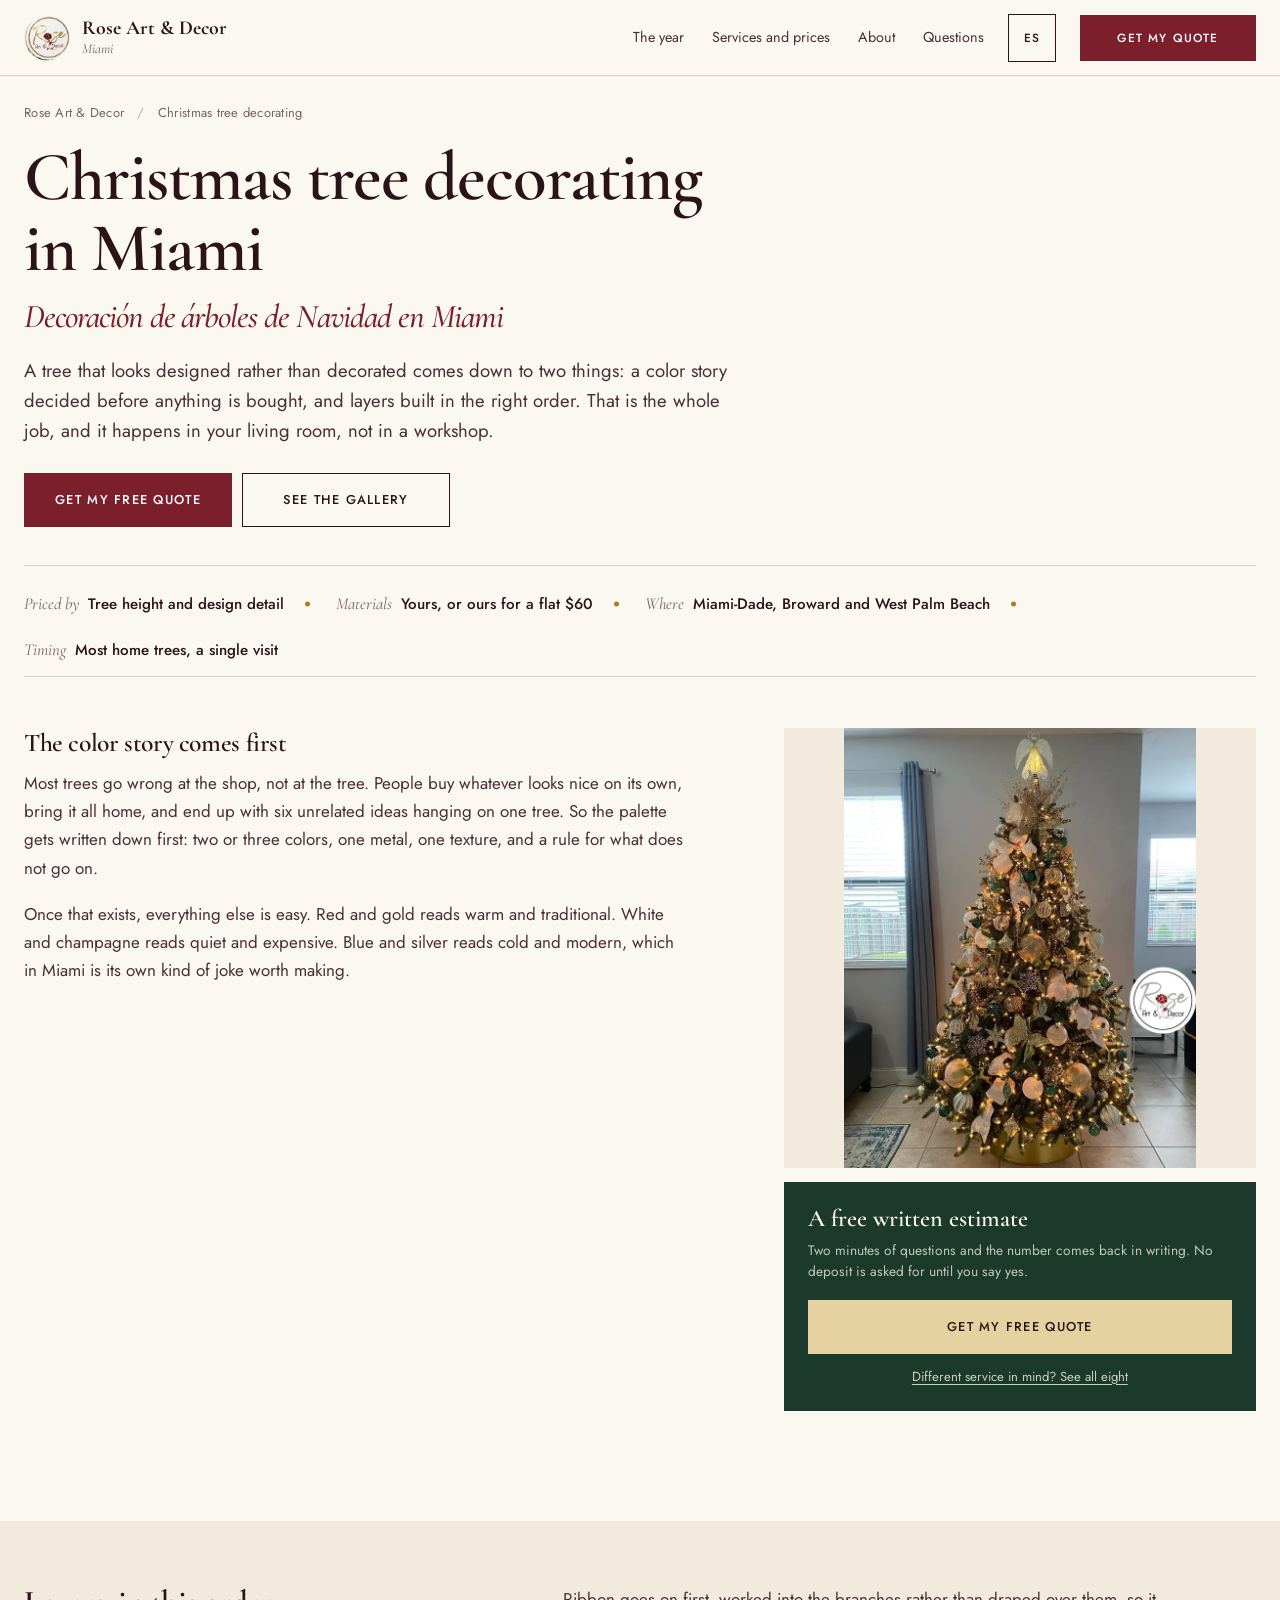
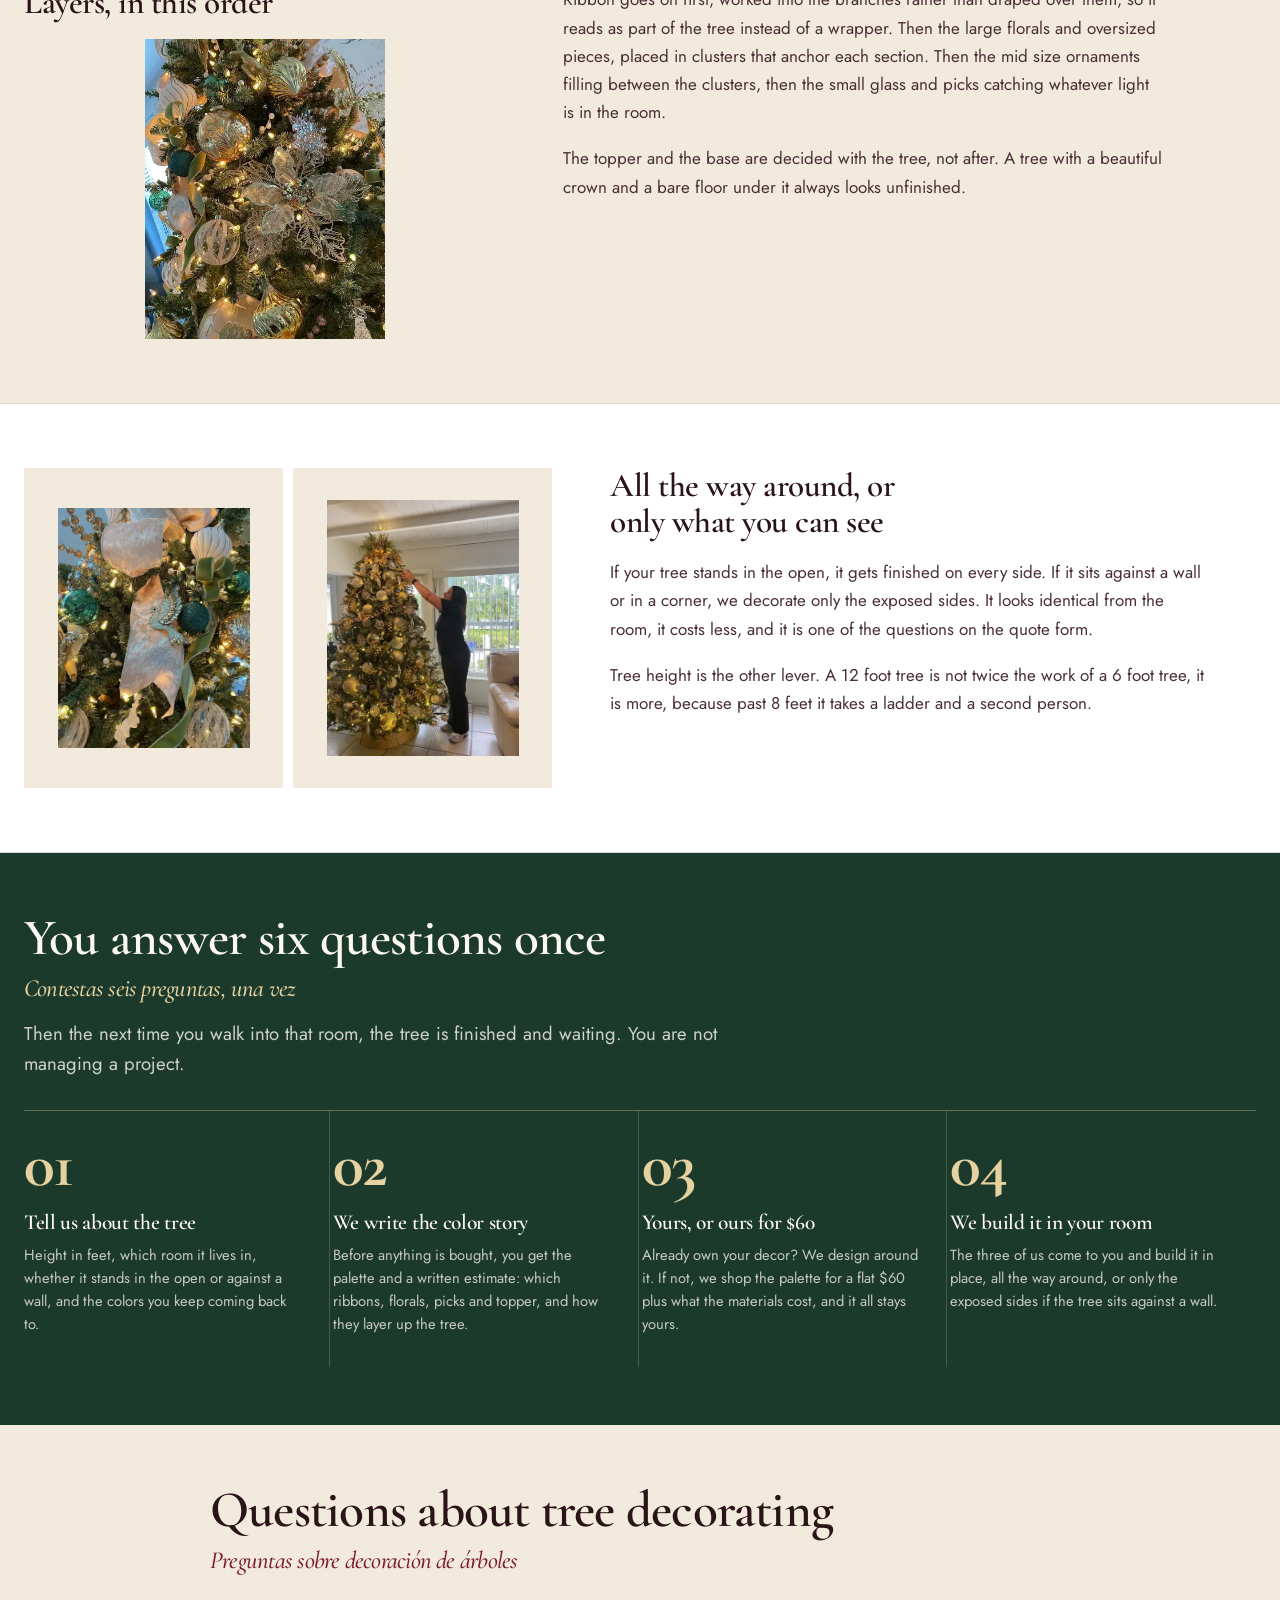
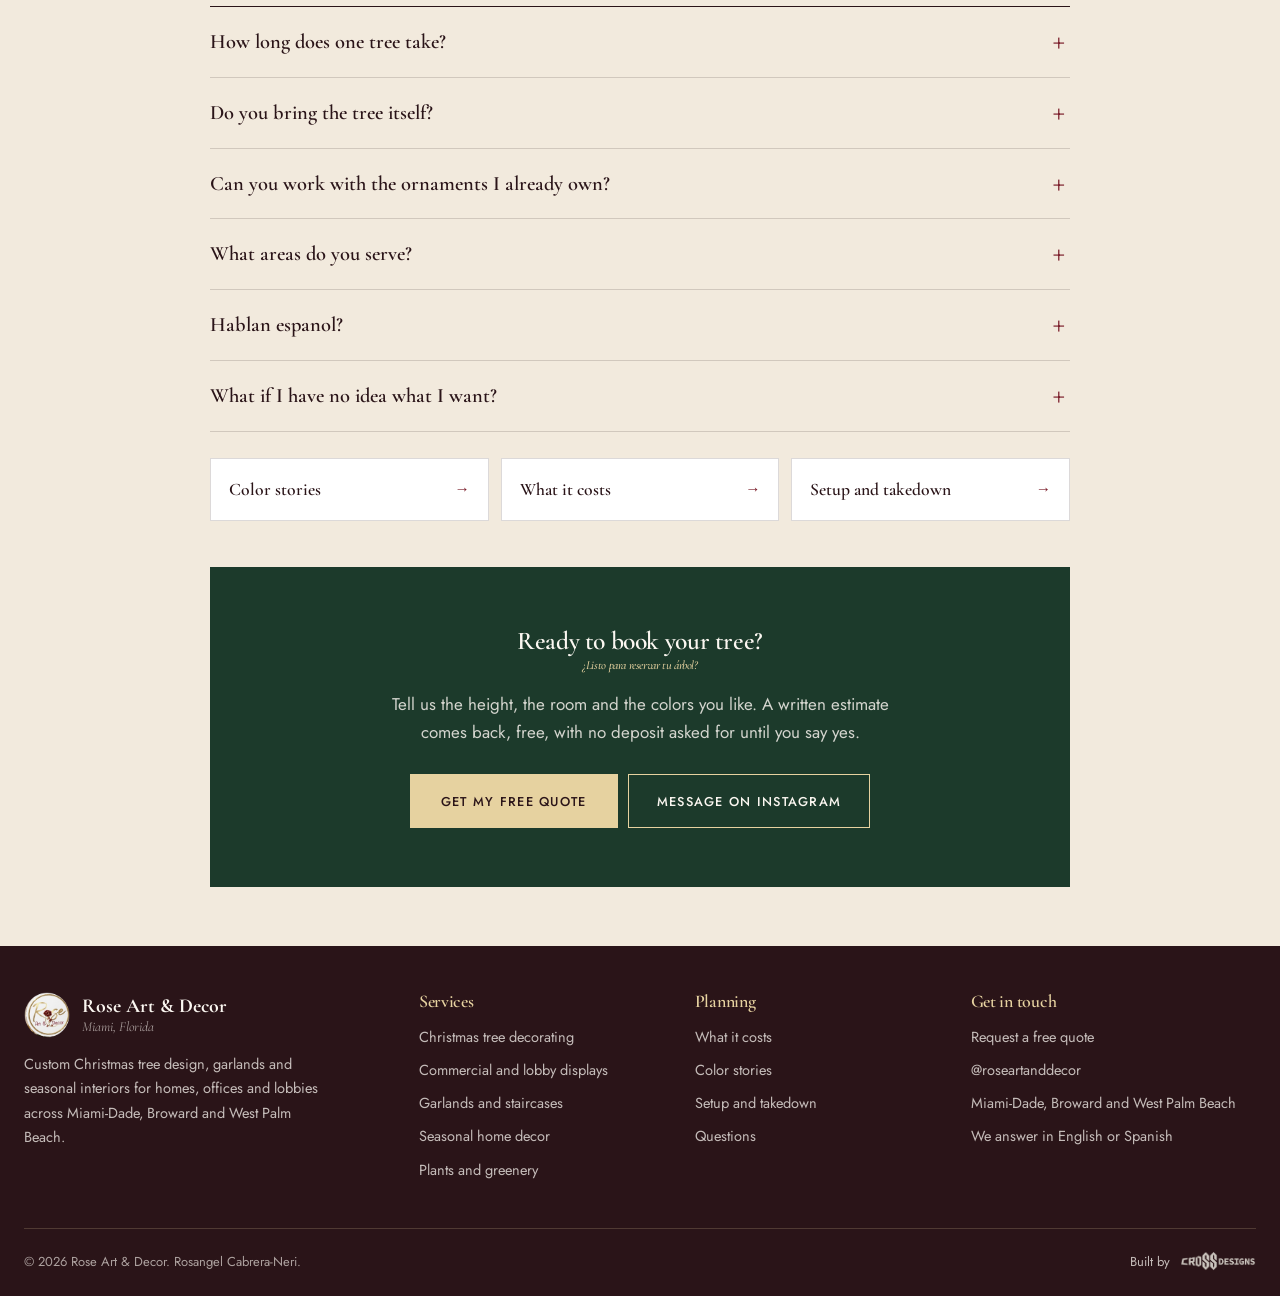
<file: christmas-tree-decorating-miami/index.html>
<!DOCTYPE html>
<html lang="en"
      data-title-en="Christmas Tree Decorating in Miami | Rose Art &amp; Decor"
      data-title-es="Decoración de Árboles de Navidad en Miami | Rose Art &amp; Decor"
      data-desc-en="Custom Christmas tree design and installation across Miami. We build your tree in layers, in your own room. Use your decorations or we source them for a flat $60."
      data-desc-es="Diseño e instalación de árboles de Navidad a la medida en Miami. Armamos tu árbol por capas, en tu propio espacio. Usa tu decoración o la conseguimos por $60 fijos.">
<head>
<meta charset="utf-8">
<meta name="viewport" content="width=device-width,initial-scale=1,viewport-fit=cover">
<title>Christmas Tree Decorating in Miami | Rose Art &amp; Decor</title>
<meta name="description" content="Custom Christmas tree design and installation across Miami. We build your tree in layers, in your own room. Use your decorations or we source them for a flat $60.">
<link rel="canonical" href="https://crossfiber.github.io/rose-art-decor/christmas-tree-decorating-miami/">
<meta name="theme-color" content="#7C1F2C">
<meta name="robots" content="index,follow,max-image-preview:large">
<meta name="geo.region" content="US-FL">
<meta name="geo.placename" content="Miami">
<meta name="geo.position" content="25.7617;-80.1918">
<meta name="ICBM" content="25.7617, -80.1918">
<meta property="og:type" content="article">
<meta property="og:site_name" content="Rose Art &amp; Decor">
<meta property="og:title" content="Christmas Tree Decorating in Miami | Rose Art &amp; Decor">
<meta property="og:description" content="Custom Christmas tree design and installation across Miami. We build your tree in layers, in your own room. Use your decorations or we source them for a flat $60.">
<meta property="og:url" content="https://crossfiber.github.io/rose-art-decor/christmas-tree-decorating-miami/">
<meta property="og:image" content="https://crossfiber.github.io/rose-art-decor/assets/og-image.jpg">
<meta property="og:image:width" content="1200">
<meta property="og:image:height" content="630">
<meta property="og:image:alt" content="A red and gold Christmas tree designed and installed by Rose Art and Decor in a Miami living room">
<meta property="og:locale" content="en_US">
<meta property="og:locale:alternate" content="es_US">
<meta name="twitter:card" content="summary_large_image">
<meta name="twitter:title" content="Christmas Tree Decorating in Miami | Rose Art &amp; Decor">
<meta name="twitter:description" content="Custom Christmas tree design and installation across Miami. We build your tree in layers, in your own room. Use your decorations or we source them for a flat $60.">
<meta name="twitter:image" content="https://crossfiber.github.io/rose-art-decor/assets/og-image.jpg">
<link rel="icon" href="../assets/favicon.ico" sizes="any">
<link rel="apple-touch-icon" href="../assets/apple-touch-icon.png">
<link rel="preconnect" href="https://fonts.googleapis.com">
<link rel="preconnect" href="https://fonts.gstatic.com" crossorigin>
<link rel="stylesheet" href="https://fonts.googleapis.com/css2?family=Cormorant+Garamond:ital,wght@0,500;0,600;0,700;1,500;1,600&family=Jost:wght@300;400;500;600&display=swap">
<link rel="stylesheet" href="../assets/site.css?v=20260915a">
<script type="application/ld+json">
{
  "@context": "https://schema.org",
  "@graph": [
    {
      "@type": "Service",
      "name": "Christmas tree decorating in Miami",
      "description": "Custom Christmas tree design and installation across Miami. We build your tree in layers, in your own room. Use your decorations or we source them for a flat $60.",
      "serviceType": "Christmas tree decorating",
      "url": "https://crossfiber.github.io/rose-art-decor/christmas-tree-decorating-miami/",
      "image": "https://crossfiber.github.io/rose-art-decor/assets/tree-gold-beige-green-lg.webp",
      "areaServed": [
        {
          "@type": "City",
          "name": "Miami"
        },
        {
          "@type": "City",
          "name": "Homestead"
        },
        {
          "@type": "AdministrativeArea",
          "name": "Miami-Dade County"
        },
        {
          "@type": "AdministrativeArea",
          "name": "Broward County"
        },
        {
          "@type": "City",
          "name": "West Palm Beach"
        },
        {
          "@type": "AdministrativeArea",
          "name": "Palm Beach County"
        }
      ],
      "availableLanguage": [
        "en",
        "es"
      ],
      "provider": {
        "@type": "LocalBusiness",
        "@id": "https://crossfiber.github.io/rose-art-decor/#business",
        "name": "Rose Art & Decor",
        "url": "https://crossfiber.github.io/rose-art-decor/",
        "sameAs": [
          "https://www.instagram.com/roseartanddecor/"
        ],
        "address": {
          "@type": "PostalAddress",
          "addressLocality": "Miami",
          "addressRegion": "FL",
          "addressCountry": "US"
        }
      }
    },
    {
      "@type": "BreadcrumbList",
      "itemListElement": [
        {
          "@type": "ListItem",
          "position": 1,
          "name": "Rose Art & Decor",
          "item": "https://crossfiber.github.io/rose-art-decor/"
        },
        {
          "@type": "ListItem",
          "position": 2,
          "name": "Christmas tree decorating",
          "item": "https://crossfiber.github.io/rose-art-decor/christmas-tree-decorating-miami/"
        }
      ]
    },
    {
      "@type": "FAQPage",
      "mainEntity": [
        {
          "@type": "Question",
          "name": "How long does one tree take?",
          "acceptedAnswer": {
            "@type": "Answer",
            "text": "It depends on height and detail. A straightforward home tree is usually a single visit. Large or heavily detailed trees, and anything commercial, can need more time, and the estimate says which before you commit to a date."
          }
        },
        {
          "@type": "Question",
          "name": "Do you bring the tree itself?",
          "acceptedAnswer": {
            "@type": "Answer",
            "text": "The quote form asks for the height of your tree, which assumes you have one. If you do not, say so in the notes and we will tell you what to buy and where, so the tree suits the design rather than fighting it."
          }
        },
        {
          "@type": "Question",
          "name": "Can you work with the ornaments I already own?",
          "acceptedAnswer": {
            "@type": "Answer",
            "text": "Yes, and it is the most common way people start. We build the color story around what is already in the boxes and tell you honestly if a few additions would change the result. Nothing gets thrown away without asking."
          }
        },
        {
          "@type": "Question",
          "name": "What areas do you serve?",
          "acceptedAnswer": {
            "@type": "Answer",
            "text": "Miami-Dade, Broward and West Palm Beach. Put your city or county on the quote form and we confirm coverage, along with any travel, inside your estimate."
          }
        },
        {
          "@type": "Question",
          "name": "Hablan espanol?",
          "acceptedAnswer": {
            "@type": "Answer",
            "text": "Si, claro. The team works in Spanish and English, so the quote, the questions and the install day all happen in whichever one you prefer. The whole site reads in both languages using the EN and ES switch in the header."
          }
        },
        {
          "@type": "Question",
          "name": "What if I have no idea what I want?",
          "acceptedAnswer": {
            "@type": "Answer",
            "text": "Pick the option on the form that says you are not sure. Send a photo of the room and the colors already in it, and you get two or three directions back to choose from."
          }
        }
      ]
    }
  ]
}
</script>
</head>
<body>

<a class="skip-link" href="#main" data-en="Skip to content" data-es="Ir al contenido">Skip to content</a>
<header class="nav">
  <div class="wrap">
    <a class="brand" href="../" aria-label="Rose Art and Decor, home">
      <img src="../assets/logo-rose-art-decor.png" width="44" height="44" alt="Rose Art and Decor logo">
      <span class="brand-txt"><b>Rose Art &amp; Decor</b><span>Miami</span></span>
    </a>
    <nav class="nav-links">
      <a href="../#year" data-en="The year" data-es="El año">The year</a>
      <a href="../#services" data-en="Services and prices" data-es="Servicios y precios">Services and prices</a>
      <a href="../#about" data-en="About" data-es="Nosotras">About</a>
      <a href="../#faq" data-en="Questions" data-es="Preguntas">Questions</a>
    </nav>
    <button type="button" class="lang-sw" data-set="es" aria-label="Cambiar a español">ES</button>
    <a class="btn btn-primary nav-cta" href="../#quote" data-en="Get my quote" data-es="Pedir mi cotización">Get my quote</a>
    <button class="hamburger" id="hamburger" aria-label="Open menu" aria-expanded="false" aria-controls="navDrawer">
      <i></i><i></i><i></i>
    </button>
  </div>
</header>

<div class="overlay" id="navOverlay"></div>
<aside class="drawer" id="navDrawer" aria-hidden="true" aria-label="Menu">
  <div class="drawer-top">
    <span class="brand"><img src="../assets/logo-rose-art-decor.png" width="44" height="44" alt=""><span class="brand-txt"><b>Rose Art &amp; Decor</b><span>Miami</span></span></span>
    <button class="drawer-close" id="drawerClose" aria-label="Close menu">&times;</button>
  </div>
  <nav>
    <a href="../#year"><span data-en="The year" data-es="El año">The year</span></a>
    <a href="../#services"><span data-en="Services and prices" data-es="Servicios y precios">Services and prices</span></a>
    <a href="../#about"><span data-en="About" data-es="Nosotras">About</span></a>
    <a href="../#faq"><span data-en="Questions" data-es="Preguntas">Questions</span></a>
  </nav>
  <p class="drawer-note" data-en="Rose, Emi and Rebe. Miami-Dade, Broward and West Palm Beach, in English or Spanish." data-es="Rose, Emi y Rebe. Miami-Dade, Broward y West Palm Beach, en inglés o español.">Rose, Emi and Rebe. Miami-Dade, Broward and West Palm Beach, in English or Spanish.</p>
  <div class="drawer-foot">
    <a class="btn btn-primary" href="../#quote" data-en="Get my quote" data-es="Pedir mi cotización">Get my quote</a>
    <a class="btn btn-ghost" href="https://www.instagram.com/roseartanddecor/" target="_blank" rel="noopener">
      <span data-en="Message on Instagram" data-es="Escribir por Instagram">Message on Instagram</span>
    </a>
  </div>
</aside>

<main id="main" tabindex="-1">
<div class="wrap crumb">
  <a href="../" data-en="Rose Art &amp; Decor" data-es="Rose Art &amp; Decor">Rose Art &amp; Decor</a>
  <i>/</i>
  <span data-en="Christmas tree decorating" data-es="Decoración de árboles">Christmas tree decorating</span>
</div>

<section class="page-hero">
  <div class="wrap">
    <h1>
      <span data-en="Christmas tree decorating in Miami" data-es="Decoración de árboles de Navidad en Miami">Christmas tree decorating in Miami</span>
      <span class="sub-es" data-en="Decoración de árboles de Navidad en Miami" data-es="Christmas tree decorating in Miami">Decoración de árboles de Navidad en Miami</span>
    </h1>
    <p class="lede" data-en="A tree that looks designed rather than decorated comes down to two things: a color story decided before anything is bought, and layers built in the right order. That is the whole job, and it happens in your living room, not in a workshop." data-es="Un árbol que se ve diseñado y no solo decorado depende de dos cosas: una paleta decidida antes de comprar nada, y capas armadas en el orden correcto. Ese es todo el trabajo, y ocurre en tu sala, no en un taller.">A tree that looks designed rather than decorated comes down to two things: a color story decided before anything is bought, and layers built in the right order. That is the whole job, and it happens in your living room, not in a workshop.</p>
    <div class="btn-row">
      <a class="btn btn-primary" href="../#quote" data-want="Christmas tree design and installation" data-en="Get my free quote" data-es="Pedir mi cotización gratis">Get my free quote</a>
      <a class="btn btn-ghost" href="../christmas-tree-color-themes/" data-en="See the gallery" data-es="Ver la galería">See the gallery</a>
    </div>
    <div class="facts">
      <div class="fact"><i data-en="Priced by" data-es="Se cotiza por">Priced by</i><b data-en="Tree height and design detail" data-es="Altura del árbol y detalle">Tree height and design detail</b></div>
      <div class="fact"><i data-en="Materials" data-es="Materiales">Materials</i><b data-en="Yours, or ours for a flat $60" data-es="Tuyos, o nuestros por $60 fijos">Yours, or ours for a flat $60</b></div>
      <div class="fact"><i data-en="Where" data-es="Dónde">Where</i><b data-en="Miami-Dade, Broward and West Palm Beach" data-es="Miami-Dade, Broward y West Palm Beach">Miami-Dade, Broward and West Palm Beach</b></div>
      <div class="fact"><i data-en="Timing" data-es="Tiempo">Timing</i><b data-en="Most home trees, a single visit" data-es="Casi siempre una sola visita">Most home trees, a single visit</b></div>
    </div>
  </div>
</section>

<section style="padding-top:0">
  <div class="wrap">
    <div class="body-grid">
      <div class="prose">
      <h3><span data-en="The color story comes first" data-es="La paleta va primero">The color story comes first</span></h3>
        <p data-en="Most trees go wrong at the shop, not at the tree. People buy whatever looks nice on its own, bring it all home, and end up with six unrelated ideas hanging on one tree. So the palette gets written down first: two or three colors, one metal, one texture, and a rule for what does not go on." data-es="La mayoría de los árboles se arruinan en la tienda, no en el árbol. La gente compra lo que le gusta pieza por pieza, llega a casa y termina con seis ideas distintas colgando del mismo árbol. Por eso la paleta se escribe primero: dos o tres colores, un metal, una textura, y una regla de lo que no entra.">Most trees go wrong at the shop, not at the tree. People buy whatever looks nice on its own, bring it all home, and end up with six unrelated ideas hanging on one tree. So the palette gets written down first: two or three colors, one metal, one texture, and a rule for what does not go on.</p>
        <p data-en="Once that exists, everything else is easy. Red and gold reads warm and traditional. White and champagne reads quiet and expensive. Blue and silver reads cold and modern, which in Miami is its own kind of joke worth making." data-es="Cuando eso existe, lo demás es fácil. Rojo y dorado se lee cálido y tradicional. Blanco y champán se lee tranquilo y costoso. Azul y plata se lee frío y moderno, que en Miami es su propio chiste y vale la pena hacerlo.">Once that exists, everything else is easy. Red and gold reads warm and traditional. White and champagne reads quiet and expensive. Blue and silver reads cold and modern, which in Miami is its own kind of joke worth making.</p>
      </div>
      <aside class="side">
        <div class="plate"><img src="../assets/tree-gold-beige-green-md.webp" srcset="../assets/tree-gold-beige-green-sm.webp 420w, ../assets/tree-gold-beige-green-md.webp 720w, ../assets/tree-gold-beige-green-lg.webp 1000w" sizes="(max-width:940px) 70vw, 34vw" width="720" height="900" fetchpriority="high" decoding="async" alt="Red and gold Christmas tree designed and installed by Rose Art and Decor in a Miami living room"></div>
        <div class="side-card">
          <span class="sc-t" data-en="A free written estimate" data-es="Cotización escrita gratis">A free written estimate</span>
          <span class="sc-m" data-en="Two minutes of questions and the number comes back in writing. No deposit is asked for until you say yes." data-es="Dos minutos de preguntas y el número te llega por escrito. No se pide depósito hasta que digas que sí.">Two minutes of questions and the number comes back in writing. No deposit is asked for until you say yes.</span>
          <a class="btn btn-gold" href="../#quote" data-want="Christmas tree design and installation" data-en="Get my free quote" data-es="Pedir mi cotización gratis">Get my free quote</a>
          <a class="sc-all" href="../#services" data-en="Different service in mind? See all eight" data-es="¿Otro servicio en mente? Ver los ocho">Different service in mind? See all eight</a>
        </div>
      </aside>
    </div>
  </div>
</section>
<section class="brk bg-cream2">
  <div class="wrap brk-grid">
    <div class="brk-lead">
      <h3><span data-en="Layers, in this order" data-es="Capas, en orden">Layers, in this order</span></h3>
      <div class="plate"><img src="../assets/detail-gold-green-cluster-md.webp" srcset="../assets/detail-gold-green-cluster-sm.webp 420w, ../assets/detail-gold-green-cluster-md.webp 720w" sizes="(max-width:900px) 92vw, 30vw" width="720" height="900" loading="lazy" decoding="async" alt="Red poinsettias clustered with gold glass on a Miami Christmas tree"></div>
    </div>
    <div class="brk-copy">
        <p data-en="Ribbon goes on first, worked into the branches rather than draped over them, so it reads as part of the tree instead of a wrapper. Then the large florals and oversized pieces, placed in clusters that anchor each section. Then the mid size ornaments filling between the clusters, then the small glass and picks catching whatever light is in the room." data-es="La cinta va primero, tejida entre las ramas y no colgada encima, para que se lea como parte del árbol y no como un envoltorio. Después las flores grandes y las piezas de gran formato, en racimos que anclan cada sección. Luego los adornos medianos entre los racimos, y al final el cristal pequeño y los picks que atrapan la luz del espacio.">Ribbon goes on first, worked into the branches rather than draped over them, so it reads as part of the tree instead of a wrapper. Then the large florals and oversized pieces, placed in clusters that anchor each section. Then the mid size ornaments filling between the clusters, then the small glass and picks catching whatever light is in the room.</p>
        <p data-en="The topper and the base are decided with the tree, not after. A tree with a beautiful crown and a bare floor under it always looks unfinished." data-es="La punta y la base se deciden junto con el árbol, nunca después. Un árbol con una corona preciosa y el piso vacío debajo siempre se ve sin terminar.">The topper and the base are decided with the tree, not after. A tree with a beautiful crown and a bare floor under it always looks unfinished.</p>
    </div>
  </div>
</section>
<section class="brk brk-paper">
  <div class="wrap brk-grid brk-flip">
    <div class="brk-pair">
      <div class="plate"><img src="../assets/detail-gold-green-ribbon-md.webp" srcset="../assets/detail-gold-green-ribbon-sm.webp 420w, ../assets/detail-gold-green-ribbon-md.webp 720w" sizes="(max-width:900px) 46vw, 15vw" width="720" height="900" loading="lazy" decoding="async" alt="Sheer gold ribbon worked into the branches of a decorated tree"></div>
      <div class="plate"><img src="../assets/process-installing-gold-tree-md.webp" srcset="../assets/process-installing-gold-tree-sm.webp 420w, ../assets/process-installing-gold-tree-md.webp 720w" sizes="(max-width:900px) 46vw, 15vw" width="720" height="960" loading="lazy" decoding="async" alt="A Rose Art and Decor designer building a gold Christmas tree in place"></div>
    </div>
    <div class="brk-copy">
      <h3><span data-en="All the way around, or only what you can see" data-es="Todo alrededor, o solo los lados que se ven">All the way around, or only what you can see</span></h3>
        <p data-en="If your tree stands in the open, it gets finished on every side. If it sits against a wall or in a corner, we decorate only the exposed sides. It looks identical from the room, it costs less, and it is one of the questions on the quote form." data-es="Si tu árbol queda libre, se termina por todos lados. Si va contra una pared o en una esquina, decoramos solo los lados visibles. Desde la sala se ve igual y cuesta menos, y por eso mismo es una de las preguntas del formulario.">If your tree stands in the open, it gets finished on every side. If it sits against a wall or in a corner, we decorate only the exposed sides. It looks identical from the room, it costs less, and it is one of the questions on the quote form.</p>
        <p data-en="Tree height is the other lever. A 12 foot tree is not twice the work of a 6 foot tree, it is more, because past 8 feet it takes a ladder and a second person." data-es="La altura es la otra palanca. Un árbol de 12 pies no es el doble de trabajo que uno de 6, es más, porque pasando los 8 pies hace falta escalera y ayuda.">Tree height is the other lever. A 12 foot tree is not twice the work of a 6 foot tree, it is more, because past 8 feet it takes a ladder and a second person.</p>
    </div>
  </div>
</section>

<section class="bg-pine">
  <div class="wrap">
    <div class="sec-head">
      <h2>
        <span data-en="You answer six questions once" data-es="Contestas seis preguntas, una vez">You answer six questions once</span>
        <span class="sub-es" data-en="Contestas seis preguntas, una vez" data-es="You answer six questions once">Contestas seis preguntas, una vez</span>
      </h2>
      <p class="lede" data-en="Then the next time you walk into that room, the tree is finished and waiting. You are not managing a project."
                      data-es="Y la próxima vez que entres a ese cuarto, el árbol ya va a estar listo y esperándote. Tú no vas a administrar un proyecto.">
        Then the next time you walk into that room, the tree is finished and waiting. You are not managing a project.
      </p>
    </div>
    <div class="steps">
      <div class="step">
        <span class="n">01</span>
        <h3 data-en="Tell us about the tree" data-es="Cuéntanos del árbol">Tell us about the tree</h3>
        <p data-en="Height in feet, which room it lives in, whether it stands in the open or against a wall, and the colors you keep coming back to."
           data-es="Altura en pies, en qué espacio va, si queda libre o contra la pared, y los colores a los que siempre vuelves.">Height in feet, which room it lives in, whether it stands in the open or against a wall, and the colors you keep coming back to.</p>
      </div>
      <div class="step">
        <span class="n">02</span>
        <h3 data-en="We write the color story" data-es="Escribimos la paleta">We write the color story</h3>
        <p data-en="Before anything is bought, you get the palette and a written estimate: which ribbons, florals, picks and topper, and how they layer up the tree."
           data-es="Antes de comprar nada, recibes la paleta y una cotización escrita: qué cintas, flores, picks y punta, y cómo se van montando por capas.">Before anything is bought, you get the palette and a written estimate: which ribbons, florals, picks and topper, and how they layer up the tree.</p>
      </div>
      <div class="step">
        <span class="n">03</span>
        <h3 data-en="Yours, or ours for $60" data-es="Tuyo, o nuestro por $60">Yours, or ours for $60</h3>
        <p data-en="Already own your decor? We design around it. If not, we shop the palette for a flat $60 plus what the materials cost, and it all stays yours."
           data-es="¿Ya tienes tu decoración? Diseñamos con ella. Si no, compramos según la paleta por $60 fijos más lo que cuesten los materiales, y todo queda tuyo.">Already own your decor? We design around it. If not, we shop the palette for a flat $60 plus what the materials cost, and it all stays yours.</p>
      </div>
      <div class="step">
        <span class="n">04</span>
        <h3 data-en="We build it in your room" data-es="Lo armamos en tu espacio">We build it in your room</h3>
        <p data-en="The three of us come to you and build it in place, all the way around, or only the exposed sides if the tree sits against a wall."
           data-es="Las tres vamos a tu espacio y lo armamos ahí mismo, todo alrededor, o solo los lados visibles si va contra la pared.">The three of us come to you and build it in place, all the way around, or only the exposed sides if the tree sits against a wall.</p>
      </div>
    </div>
  </div>
</section>


<section class="bg-cream2">
  <div class="wrap-narrow">
    <div class="sec-head" style="max-width:100%">
      <h2>
        <span data-en="Questions about tree decorating" data-es="Preguntas sobre decoración de árboles">Questions about tree decorating</span>
        <span class="sub-es" data-en="Preguntas sobre decoración de árboles" data-es="Questions about tree decorating">Preguntas sobre decoración de árboles</span>
      </h2>
    </div>
    <div class="acc">
      <div class="acc-item">
        <button class="acc-head" aria-expanded="false" data-en="How long does one tree take?" data-es="¿Cuánto tarda un árbol?">How long does one tree take?</button>
        <div class="acc-body"><div class="acc-body-inner" data-en="It depends on height and detail. A straightforward home tree is usually a single visit. Large or heavily detailed trees, and anything commercial, can need more time, and the estimate says which before you commit to a date." data-es="Depende de la altura y del detalle. Un árbol de casa sencillo normalmente es una sola visita. Los árboles grandes o muy detallados, y todo lo comercial, pueden necesitar más tiempo, y la cotización lo dice antes de que reserves fecha.">It depends on height and detail. A straightforward home tree is usually a single visit. Large or heavily detailed trees, and anything commercial, can need more time, and the estimate says which before you commit to a date.</div></div>
      </div>
      <div class="acc-item">
        <button class="acc-head" aria-expanded="false" data-en="Do you bring the tree itself?" data-es="¿Ustedes traen el árbol?">Do you bring the tree itself?</button>
        <div class="acc-body"><div class="acc-body-inner" data-en="The quote form asks for the height of your tree, which assumes you have one. If you do not, say so in the notes and we will tell you what to buy and where, so the tree suits the design rather than fighting it." data-es="El formulario pregunta por la altura de tu árbol, lo que asume que ya lo tienes. Si no, dilo en las notas y te decimos qué comprar y dónde, para que el árbol acompañe el diseño en vez de pelearse con él.">The quote form asks for the height of your tree, which assumes you have one. If you do not, say so in the notes and we will tell you what to buy and where, so the tree suits the design rather than fighting it.</div></div>
      </div>
      <div class="acc-item">
        <button class="acc-head" aria-expanded="false" data-en="Can you work with the ornaments I already own?" data-es="¿Pueden trabajar con los adornos que yo ya tengo?">Can you work with the ornaments I already own?</button>
        <div class="acc-body"><div class="acc-body-inner" data-en="Yes, and it is the most common way people start. We build the color story around what is already in the boxes and tell you honestly if a few additions would change the result. Nothing gets thrown away without asking." data-es="Sí, y es la manera más común de empezar. Armamos la paleta con lo que ya está guardado en las cajas y te decimos con honestidad si unas piezas nuevas cambiarían el resultado. Nada se descarta sin preguntarte.">Yes, and it is the most common way people start. We build the color story around what is already in the boxes and tell you honestly if a few additions would change the result. Nothing gets thrown away without asking.</div></div>
      </div>
      <div class="acc-item">
        <button class="acc-head" aria-expanded="false" data-en="What areas do you serve?" data-es="¿Qué zonas cubren?">What areas do you serve?</button>
        <div class="acc-body"><div class="acc-body-inner" data-en="Miami-Dade, Broward and West Palm Beach. Put your city or county on the quote form and we confirm coverage, along with any travel, inside your estimate." data-es="Miami-Dade, Broward y West Palm Beach. Escribe tu ciudad o condado en el formulario y confirmamos la cobertura, junto con cualquier traslado, en tu cotización.">Miami-Dade, Broward and West Palm Beach. Put your city or county on the quote form and we confirm coverage, along with any travel, inside your estimate.</div></div>
      </div>
      <div class="acc-item">
        <button class="acc-head" aria-expanded="false" data-en="Hablan espanol?" data-es="Do you speak English?">Hablan espanol?</button>
        <div class="acc-body"><div class="acc-body-inner" data-en="Si, claro. The team works in Spanish and English, so the quote, the questions and the install day all happen in whichever one you prefer. The whole site reads in both languages using the EN and ES switch in the header." data-es="Yes, of course. El equipo trabaja en español e inglés, así que la cotización, las preguntas del proceso y el día de la instalación ocurren completos en el idioma que tú prefieras, sin excepciones y sin intermediarios.">Si, claro. The team works in Spanish and English, so the quote, the questions and the install day all happen in whichever one you prefer. The whole site reads in both languages using the EN and ES switch in the header.</div></div>
      </div>
      <div class="acc-item">
        <button class="acc-head" aria-expanded="false" data-en="What if I have no idea what I want?" data-es="¿Y si no tengo idea de lo que quiero?">What if I have no idea what I want?</button>
        <div class="acc-body"><div class="acc-body-inner" data-en="Pick the option on the form that says you are not sure. Send a photo of the room and the colors already in it, and you get two or three directions back to choose from." data-es="Elige en el formulario la opción de que aún no sabes. Manda una foto del espacio y de los colores que ya hay, y recibes dos o tres direcciones para escoger.">Pick the option on the form that says you are not sure. Send a photo of the room and the colors already in it, and you get two or three directions back to choose from.</div></div>
      </div>
    </div>

    <div class="related">
      <a href="../christmas-tree-color-themes/"><span data-en="Color stories" data-es="Paletas de color">Color stories</span></a>
      <a href="../christmas-tree-decorating-cost-miami/"><span data-en="What it costs" data-es="Cuánto cuesta">What it costs</span></a>
      <a href="../christmas-tree-installation-and-takedown-miami/"><span data-en="Setup and takedown" data-es="Montaje y desmontaje">Setup and takedown</span></a>
    </div>

    <div class="band" style="margin-top:46px">
      <h3>
        <span data-en="Ready to book your tree?" data-es="¿Listo para reservar tu árbol?">Ready to book your tree?</span>
        <span class="sub-es" data-en="¿Listo para reservar tu árbol?" data-es="Ready to book your tree?">¿Listo para reservar tu árbol?</span>
      </h3>
      <p data-en="Tell us the height, the room and the colors you like. A written estimate comes back, free, with no deposit asked for until you say yes." data-es="Dinos la altura, el espacio y los colores que te gustan. Te llega una cotización escrita, gratis, sin depósito hasta que digas que sí.">Tell us the height, the room and the colors you like. A written estimate comes back, free, with no deposit asked for until you say yes.</p>
      <div class="btn-row">
        <a class="btn btn-gold" href="../#quote" data-want="Christmas tree design and installation" data-en="Get my free quote" data-es="Pedir mi cotización gratis">Get my free quote</a>
        <a class="btn btn-ghost" href="https://www.instagram.com/roseartanddecor/" target="_blank" rel="noopener">
          <span data-en="Message on Instagram" data-es="Escribir por Instagram">Message on Instagram</span>
        </a>
      </div>
    </div>
  </div>
</section>
</main>

<footer class="foot">
  <div class="wrap">
    <div class="foot-grid">
      <div>
        <a class="brand" href="../" style="margin-bottom:14px">
          <img src="../assets/logo-rose-art-decor.png" width="44" height="44" alt="" loading="lazy">
          <span class="brand-txt"><b>Rose Art &amp; Decor</b><span>Miami, Florida</span></span>
        </a>
        <p style="max-width:34ch" data-en="Custom Christmas tree design, garlands and seasonal interiors for homes, offices and lobbies across Miami-Dade, Broward and West Palm Beach."
                                  data-es="Diseño de árboles de Navidad a la medida, guirnaldas e interiores de temporada para casas, oficinas y lobbies en Miami-Dade, Broward y West Palm Beach.">
          Custom Christmas tree design, garlands and seasonal interiors for homes, offices and lobbies across Miami-Dade, Broward and West Palm Beach.
        </p>
      </div>
      <div>
        <h4 data-en="Services" data-es="Servicios">Services</h4>
        <ul>
          <li><a href="../christmas-tree-decorating-miami/" data-en="Christmas tree decorating" data-es="Decoración de árboles">Christmas tree decorating</a></li>
          <li><a href="../commercial-christmas-decorating-miami/" data-en="Commercial and lobby displays" data-es="Comercial y lobbies">Commercial and lobby displays</a></li>
          <li><a href="../garland-and-staircase-decorating-miami/" data-en="Garlands and staircases" data-es="Guirnaldas y escaleras">Garlands and staircases</a></li>
          <li><a href="../holiday-home-decorating-miami/" data-en="Seasonal home decor" data-es="Decoración de temporada">Seasonal home decor</a></li>
          <li><a href="../office-plant-and-lobby-decor-miami/" data-en="Plants and greenery" data-es="Plantas y verde">Plants and greenery</a></li>
        </ul>
      </div>
      <div>
        <h4 data-en="Planning" data-es="Planificación">Planning</h4>
        <ul>
          <li><a href="../christmas-tree-decorating-cost-miami/" data-en="What it costs" data-es="Cuánto cuesta">What it costs</a></li>
          <li><a href="../christmas-tree-color-themes/" data-en="Color stories" data-es="Paletas de color">Color stories</a></li>
          <li><a href="../christmas-tree-installation-and-takedown-miami/" data-en="Setup and takedown" data-es="Montaje y desmontaje">Setup and takedown</a></li>
          <li><a href="../#faq" data-en="Questions" data-es="Preguntas">Questions</a></li>
        </ul>
      </div>
      <div>
        <h4 data-en="Get in touch" data-es="Contacto">Get in touch</h4>
        <address>
          <a href="../#quote" data-en="Request a free quote" data-es="Pedir cotización gratis">Request a free quote</a>
          <a href="https://www.instagram.com/roseartanddecor/" target="_blank" rel="noopener"> @roseartanddecor</a>
          <span data-en="Miami-Dade, Broward and West Palm Beach" data-es="Miami-Dade, Broward y West Palm Beach">Miami-Dade, Broward and West Palm Beach</span>
          <span data-en="We answer in English or Spanish" data-es="Respondemos en inglés o español">We answer in English or Spanish</span>
        </address>
      </div>
    </div>
    <div class="foot-bot">
      <span>&copy; <span data-year></span> Rose Art &amp; Decor. Rosangel Cabrera-Neri.</span>
      <a class="built-by" href="https://crossdesigned.com" target="_blank" rel="noopener" aria-label="Website built by Cross Designs">
        <span data-en="Built by" data-es="Sitio por">Built by</span>
        <img src="../assets/cross-designs.png" alt="Cross Designs" width="330" height="87" loading="lazy">
      </a>
    </div>
  </div>
</footer>

<script src="../assets/site.js?v=20260915a"></script>
</body>
</html>
</file>
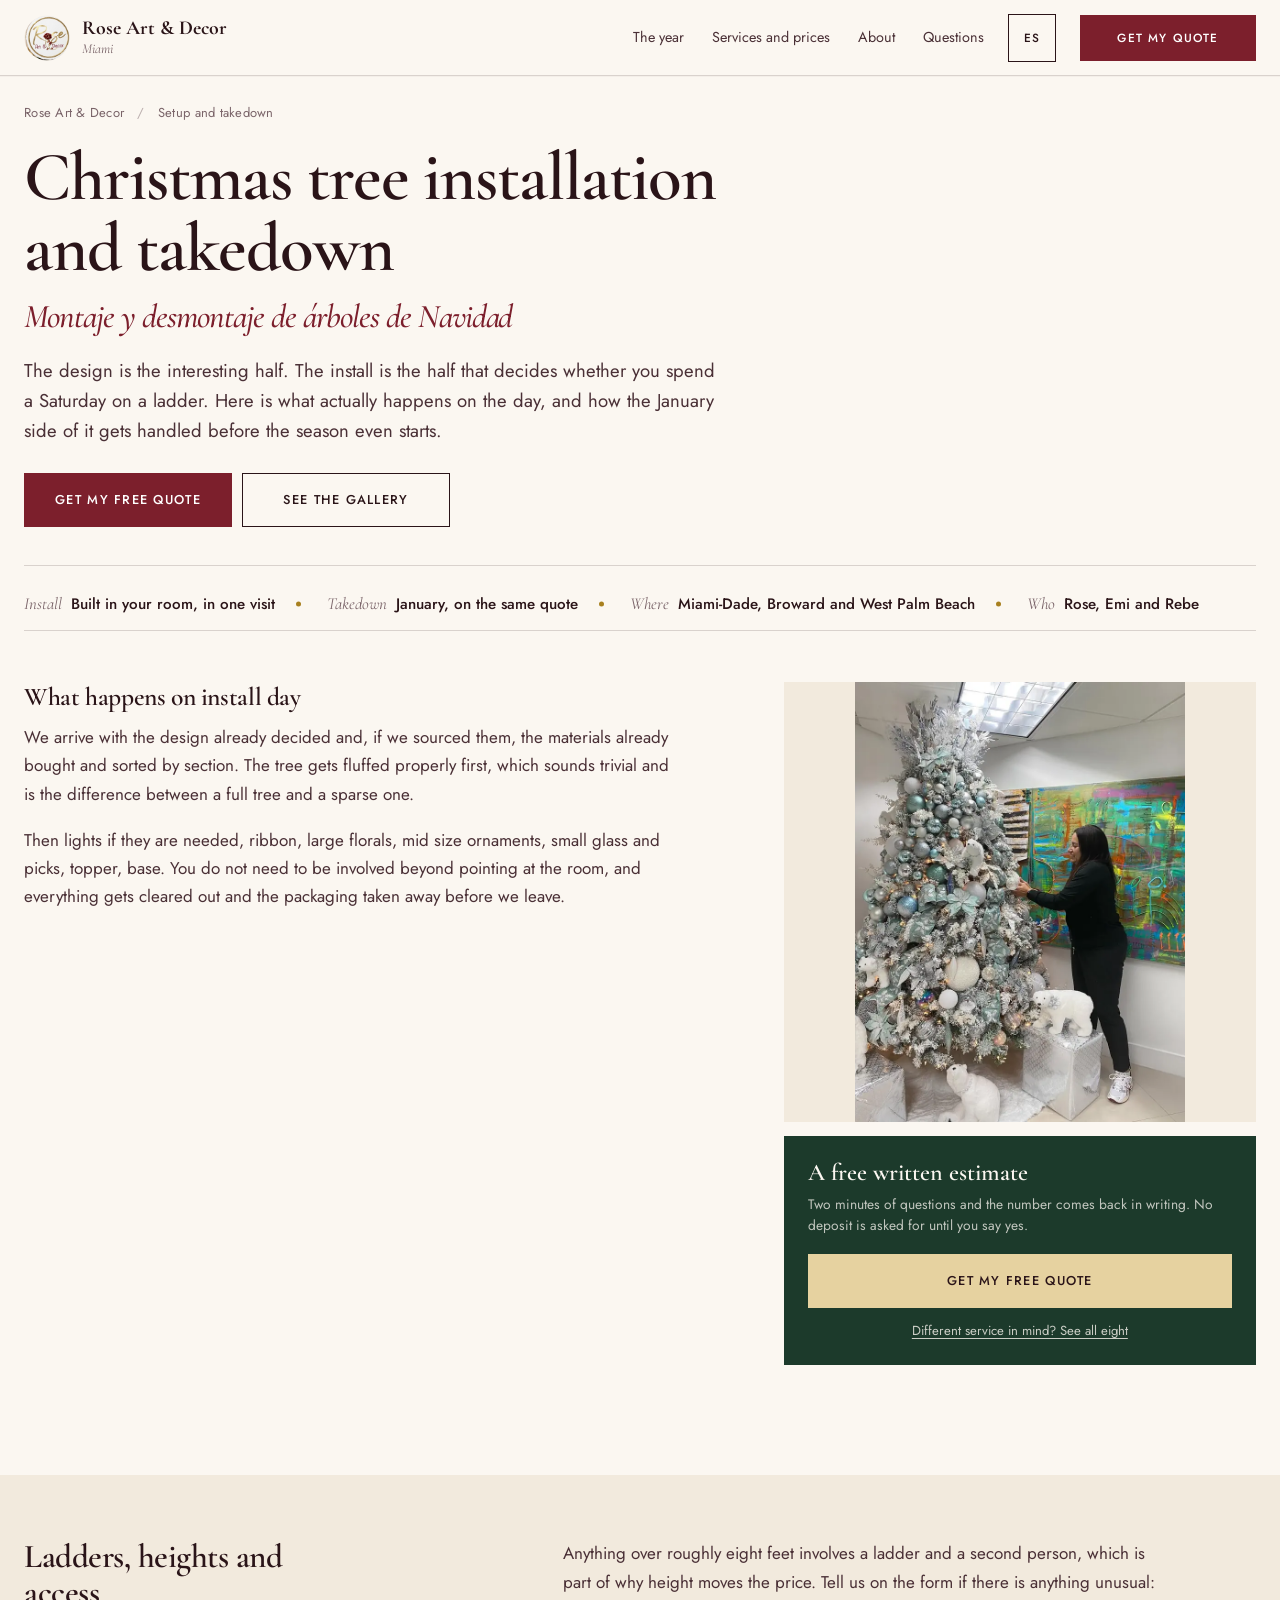
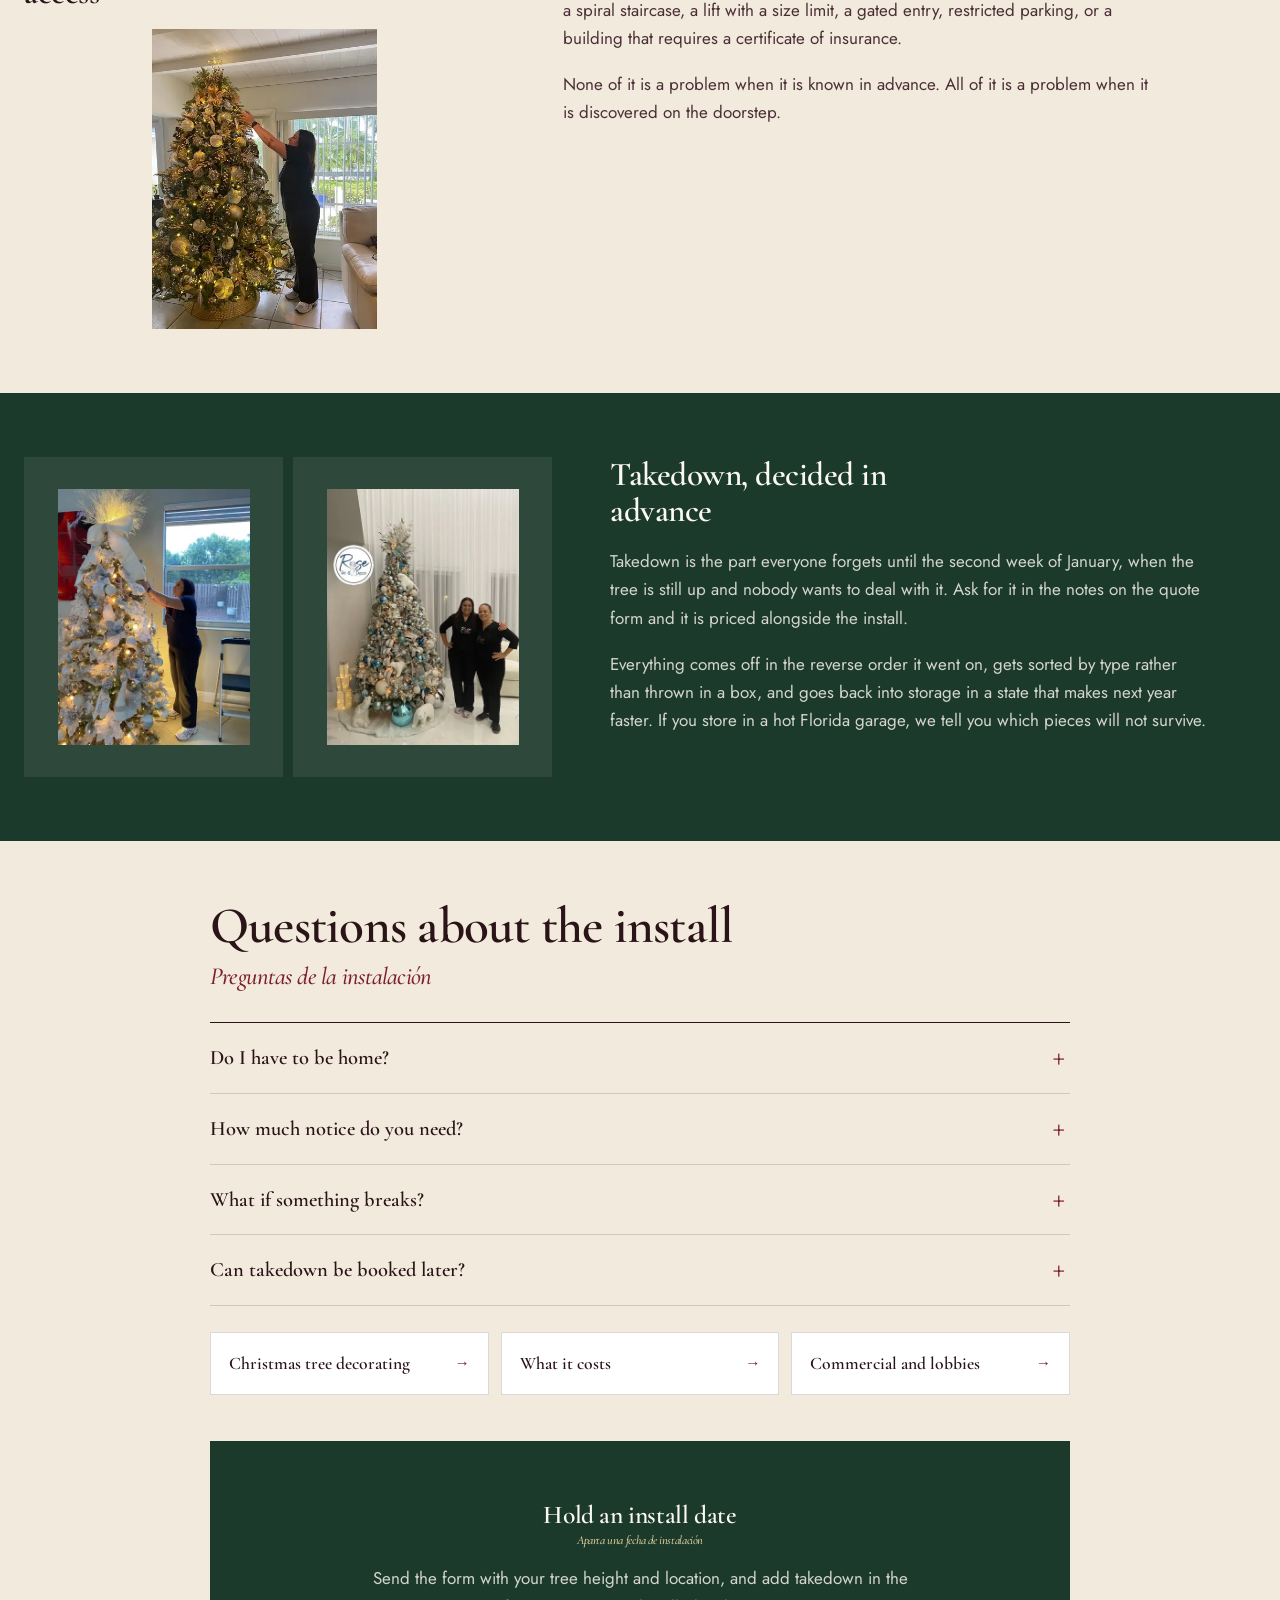
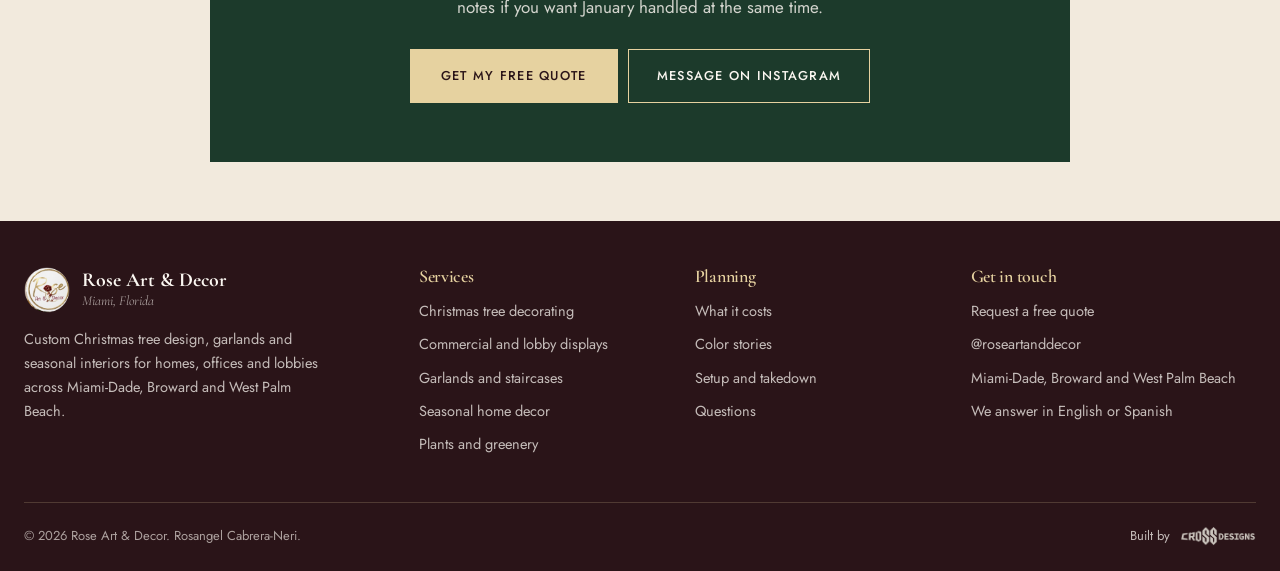
<file: christmas-tree-installation-and-takedown-miami/index.html>
<!DOCTYPE html>
<html lang="en"
      data-title-en="Christmas Tree Installation &amp; Takedown in Miami | Rose Art &amp; Decor"
      data-title-es="Montaje y Desmontaje de Árboles de Navidad en Miami | Rose Art &amp; Decor"
      data-desc-en="We install your Christmas tree in place, in one visit, and takedown can be priced into the same quote so January is already handled."
      data-desc-es="Instalamos tu árbol de Navidad en tu espacio, en una sola visita, y el desmontaje puede cotizarse en la misma cotización para que enero ya esté resuelto.">
<head>
<meta charset="utf-8">
<meta name="viewport" content="width=device-width,initial-scale=1,viewport-fit=cover">
<title>Christmas Tree Installation &amp; Takedown in Miami | Rose Art &amp; Decor</title>
<meta name="description" content="We install your Christmas tree in place, in one visit, and takedown can be priced into the same quote so January is already handled.">
<link rel="canonical" href="https://crossfiber.github.io/rose-art-decor/christmas-tree-installation-and-takedown-miami/">
<meta name="theme-color" content="#7C1F2C">
<meta name="robots" content="index,follow,max-image-preview:large">
<meta name="geo.region" content="US-FL">
<meta name="geo.placename" content="Miami">
<meta name="geo.position" content="25.7617;-80.1918">
<meta name="ICBM" content="25.7617, -80.1918">
<meta property="og:type" content="article">
<meta property="og:site_name" content="Rose Art &amp; Decor">
<meta property="og:title" content="Christmas Tree Installation &amp; Takedown in Miami | Rose Art &amp; Decor">
<meta property="og:description" content="We install your Christmas tree in place, in one visit, and takedown can be priced into the same quote so January is already handled.">
<meta property="og:url" content="https://crossfiber.github.io/rose-art-decor/christmas-tree-installation-and-takedown-miami/">
<meta property="og:image" content="https://crossfiber.github.io/rose-art-decor/assets/og-image.jpg">
<meta property="og:image:width" content="1200">
<meta property="og:image:height" content="630">
<meta property="og:image:alt" content="A red and gold Christmas tree designed and installed by Rose Art and Decor in a Miami living room">
<meta property="og:locale" content="en_US">
<meta property="og:locale:alternate" content="es_US">
<meta name="twitter:card" content="summary_large_image">
<meta name="twitter:title" content="Christmas Tree Installation &amp; Takedown in Miami | Rose Art &amp; Decor">
<meta name="twitter:description" content="We install your Christmas tree in place, in one visit, and takedown can be priced into the same quote so January is already handled.">
<meta name="twitter:image" content="https://crossfiber.github.io/rose-art-decor/assets/og-image.jpg">
<link rel="icon" href="../assets/favicon.ico" sizes="any">
<link rel="apple-touch-icon" href="../assets/apple-touch-icon.png">
<link rel="preconnect" href="https://fonts.googleapis.com">
<link rel="preconnect" href="https://fonts.gstatic.com" crossorigin>
<link rel="stylesheet" href="https://fonts.googleapis.com/css2?family=Cormorant+Garamond:ital,wght@0,500;0,600;0,700;1,500;1,600&family=Jost:wght@300;400;500;600&display=swap">
<link rel="stylesheet" href="../assets/site.css?v=20260915a">
<script type="application/ld+json">
{
  "@context": "https://schema.org",
  "@graph": [
    {
      "@type": "Service",
      "name": "Christmas tree installation and takedown",
      "description": "We install your Christmas tree in place, in one visit, and takedown can be priced into the same quote so January is already handled.",
      "serviceType": "Setup and takedown",
      "url": "https://crossfiber.github.io/rose-art-decor/christmas-tree-installation-and-takedown-miami/",
      "image": "https://crossfiber.github.io/rose-art-decor/assets/process-installing-teal-tree-lg.webp",
      "areaServed": [
        {
          "@type": "City",
          "name": "Miami"
        },
        {
          "@type": "City",
          "name": "Homestead"
        },
        {
          "@type": "AdministrativeArea",
          "name": "Miami-Dade County"
        },
        {
          "@type": "AdministrativeArea",
          "name": "Broward County"
        },
        {
          "@type": "City",
          "name": "West Palm Beach"
        },
        {
          "@type": "AdministrativeArea",
          "name": "Palm Beach County"
        }
      ],
      "availableLanguage": [
        "en",
        "es"
      ],
      "provider": {
        "@type": "LocalBusiness",
        "@id": "https://crossfiber.github.io/rose-art-decor/#business",
        "name": "Rose Art & Decor",
        "url": "https://crossfiber.github.io/rose-art-decor/",
        "sameAs": [
          "https://www.instagram.com/roseartanddecor/"
        ],
        "address": {
          "@type": "PostalAddress",
          "addressLocality": "Miami",
          "addressRegion": "FL",
          "addressCountry": "US"
        }
      }
    },
    {
      "@type": "BreadcrumbList",
      "itemListElement": [
        {
          "@type": "ListItem",
          "position": 1,
          "name": "Rose Art & Decor",
          "item": "https://crossfiber.github.io/rose-art-decor/"
        },
        {
          "@type": "ListItem",
          "position": 2,
          "name": "Setup and takedown",
          "item": "https://crossfiber.github.io/rose-art-decor/christmas-tree-installation-and-takedown-miami/"
        }
      ]
    },
    {
      "@type": "FAQPage",
      "mainEntity": [
        {
          "@type": "Question",
          "name": "Do I have to be home?",
          "acceptedAnswer": {
            "@type": "Answer",
            "text": "Someone needs to let us in and point at the room. After that you can carry on with your day. Plenty of people go back to work and see the tree finished that evening."
          }
        },
        {
          "@type": "Question",
          "name": "How much notice do you need?",
          "acceptedAnswer": {
            "@type": "Answer",
            "text": "As much as you can give. Installation dates are limited and fill through the autumn, so the earliest requests get the best choice of day."
          }
        },
        {
          "@type": "Question",
          "name": "What if something breaks?",
          "acceptedAnswer": {
            "@type": "Answer",
            "text": "Tell us on the day. Glass breaks occasionally in any install and it is better dealt with openly than quietly, so the design gets adjusted rather than left with a gap."
          }
        },
        {
          "@type": "Question",
          "name": "Can takedown be booked later?",
          "acceptedAnswer": {
            "@type": "Answer",
            "text": "It can, but January is the worst time to negotiate it. Pricing it into the original quote means the date is already held and the number is already agreed."
          }
        }
      ]
    }
  ]
}
</script>
</head>
<body>

<a class="skip-link" href="#main" data-en="Skip to content" data-es="Ir al contenido">Skip to content</a>
<header class="nav">
  <div class="wrap">
    <a class="brand" href="../" aria-label="Rose Art and Decor, home">
      <img src="../assets/logo-rose-art-decor.png" width="44" height="44" alt="Rose Art and Decor logo">
      <span class="brand-txt"><b>Rose Art &amp; Decor</b><span>Miami</span></span>
    </a>
    <nav class="nav-links">
      <a href="../#year" data-en="The year" data-es="El año">The year</a>
      <a href="../#services" data-en="Services and prices" data-es="Servicios y precios">Services and prices</a>
      <a href="../#about" data-en="About" data-es="Nosotras">About</a>
      <a href="../#faq" data-en="Questions" data-es="Preguntas">Questions</a>
    </nav>
    <button type="button" class="lang-sw" data-set="es" aria-label="Cambiar a español">ES</button>
    <a class="btn btn-primary nav-cta" href="../#quote" data-en="Get my quote" data-es="Pedir mi cotización">Get my quote</a>
    <button class="hamburger" id="hamburger" aria-label="Open menu" aria-expanded="false" aria-controls="navDrawer">
      <i></i><i></i><i></i>
    </button>
  </div>
</header>

<div class="overlay" id="navOverlay"></div>
<aside class="drawer" id="navDrawer" aria-hidden="true" aria-label="Menu">
  <div class="drawer-top">
    <span class="brand"><img src="../assets/logo-rose-art-decor.png" width="44" height="44" alt=""><span class="brand-txt"><b>Rose Art &amp; Decor</b><span>Miami</span></span></span>
    <button class="drawer-close" id="drawerClose" aria-label="Close menu">&times;</button>
  </div>
  <nav>
    <a href="../#year"><span data-en="The year" data-es="El año">The year</span></a>
    <a href="../#services"><span data-en="Services and prices" data-es="Servicios y precios">Services and prices</span></a>
    <a href="../#about"><span data-en="About" data-es="Nosotras">About</span></a>
    <a href="../#faq"><span data-en="Questions" data-es="Preguntas">Questions</span></a>
  </nav>
  <p class="drawer-note" data-en="Rose, Emi and Rebe. Miami-Dade, Broward and West Palm Beach, in English or Spanish." data-es="Rose, Emi y Rebe. Miami-Dade, Broward y West Palm Beach, en inglés o español.">Rose, Emi and Rebe. Miami-Dade, Broward and West Palm Beach, in English or Spanish.</p>
  <div class="drawer-foot">
    <a class="btn btn-primary" href="../#quote" data-en="Get my quote" data-es="Pedir mi cotización">Get my quote</a>
    <a class="btn btn-ghost" href="https://www.instagram.com/roseartanddecor/" target="_blank" rel="noopener">
      <span data-en="Message on Instagram" data-es="Escribir por Instagram">Message on Instagram</span>
    </a>
  </div>
</aside>

<main id="main" tabindex="-1">
<div class="wrap crumb">
  <a href="../" data-en="Rose Art &amp; Decor" data-es="Rose Art &amp; Decor">Rose Art &amp; Decor</a>
  <i>/</i>
  <span data-en="Setup and takedown" data-es="Montaje y desmontaje">Setup and takedown</span>
</div>

<section class="page-hero">
  <div class="wrap">
    <h1>
      <span data-en="Christmas tree installation and takedown" data-es="Montaje y desmontaje de árboles de Navidad">Christmas tree installation and takedown</span>
      <span class="sub-es" data-en="Montaje y desmontaje de árboles de Navidad" data-es="Christmas tree installation and takedown">Montaje y desmontaje de árboles de Navidad</span>
    </h1>
    <p class="lede" data-en="The design is the interesting half. The install is the half that decides whether you spend a Saturday on a ladder. Here is what actually happens on the day, and how the January side of it gets handled before the season even starts." data-es="El diseño es la mitad interesante. La instalación es la mitad que decide si pasas un sábado en una escalera. Esto es lo que pasa realmente ese día, y cómo se resuelve la parte de enero antes de que empiece la temporada.">The design is the interesting half. The install is the half that decides whether you spend a Saturday on a ladder. Here is what actually happens on the day, and how the January side of it gets handled before the season even starts.</p>
    <div class="btn-row">
      <a class="btn btn-primary" href="../#quote" data-want="Christmas tree design and installation" data-en="Get my free quote" data-es="Pedir mi cotización gratis">Get my free quote</a>
      <a class="btn btn-ghost" href="../christmas-tree-color-themes/" data-en="See the gallery" data-es="Ver la galería">See the gallery</a>
    </div>
    <div class="facts">
      <div class="fact"><i data-en="Install" data-es="Montaje">Install</i><b data-en="Built in your room, in one visit" data-es="Armado en casa, en una visita">Built in your room, in one visit</b></div>
      <div class="fact"><i data-en="Takedown" data-es="Desmontaje">Takedown</i><b data-en="January, on the same quote" data-es="Enero, en la misma cotización">January, on the same quote</b></div>
      <div class="fact"><i data-en="Where" data-es="Dónde">Where</i><b data-en="Miami-Dade, Broward and West Palm Beach" data-es="Miami-Dade, Broward y West Palm Beach">Miami-Dade, Broward and West Palm Beach</b></div>
      <div class="fact"><i data-en="Who" data-es="Quiénes">Who</i><b data-en="Rose, Emi and Rebe" data-es="Rose, Emi y Rebe">Rose, Emi and Rebe</b></div>
    </div>
  </div>
</section>

<section style="padding-top:0">
  <div class="wrap">
    <div class="body-grid">
      <div class="prose">
      <h3><span data-en="What happens on install day" data-es="Qué pasa el día de la instalación">What happens on install day</span></h3>
        <p data-en="We arrive with the design already decided and, if we sourced them, the materials already bought and sorted by section. The tree gets fluffed properly first, which sounds trivial and is the difference between a full tree and a sparse one." data-es="Llegamos con el diseño ya decidido y, si nosotras compramos, los materiales ya listos y ordenados por sección. Primero se abre y se acomoda el árbol como corresponde, que suena trivial y es la diferencia entre un árbol lleno y uno vacío.">We arrive with the design already decided and, if we sourced them, the materials already bought and sorted by section. The tree gets fluffed properly first, which sounds trivial and is the difference between a full tree and a sparse one.</p>
        <p data-en="Then lights if they are needed, ribbon, large florals, mid size ornaments, small glass and picks, topper, base. You do not need to be involved beyond pointing at the room, and everything gets cleared out and the packaging taken away before we leave." data-es="Luego luces si hacen falta, cintas, flores grandes, adornos medianos, cristal pequeño y picks, punta y base. No necesitas participar más allá de señalar el espacio, y todo se recoge y el empaque se lleva antes de irnos.">Then lights if they are needed, ribbon, large florals, mid size ornaments, small glass and picks, topper, base. You do not need to be involved beyond pointing at the room, and everything gets cleared out and the packaging taken away before we leave.</p>
      </div>
      <aside class="side">
        <div class="plate"><img src="../assets/process-installing-teal-tree-md.webp" srcset="../assets/process-installing-teal-tree-sm.webp 420w, ../assets/process-installing-teal-tree-md.webp 720w, ../assets/process-installing-teal-tree-lg.webp 1000w" sizes="(max-width:940px) 70vw, 34vw" width="720" height="960" fetchpriority="high" decoding="async" alt="A Rose Art and Decor designer installing a teal and silver Christmas tree in a Miami home"></div>
        <div class="side-card">
          <span class="sc-t" data-en="A free written estimate" data-es="Cotización escrita gratis">A free written estimate</span>
          <span class="sc-m" data-en="Two minutes of questions and the number comes back in writing. No deposit is asked for until you say yes." data-es="Dos minutos de preguntas y el número te llega por escrito. No se pide depósito hasta que digas que sí.">Two minutes of questions and the number comes back in writing. No deposit is asked for until you say yes.</span>
          <a class="btn btn-gold" href="../#quote" data-want="Christmas tree design and installation" data-en="Get my free quote" data-es="Pedir mi cotización gratis">Get my free quote</a>
          <a class="sc-all" href="../#services" data-en="Different service in mind? See all eight" data-es="¿Otro servicio en mente? Ver los ocho">Different service in mind? See all eight</a>
        </div>
      </aside>
    </div>
  </div>
</section>
<section class="brk bg-cream2">
  <div class="wrap brk-grid">
    <div class="brk-lead">
      <h3><span data-en="Ladders, heights and access" data-es="Escaleras, alturas y acceso">Ladders, heights and access</span></h3>
      <div class="plate"><img src="../assets/process-installing-gold-tree-md.webp" srcset="../assets/process-installing-gold-tree-sm.webp 420w, ../assets/process-installing-gold-tree-md.webp 720w" sizes="(max-width:900px) 92vw, 30vw" width="720" height="960" loading="lazy" decoding="async" alt="Designer working on the upper section of a gold Christmas tree"></div>
    </div>
    <div class="brk-copy">
        <p data-en="Anything over roughly eight feet involves a ladder and a second person, which is part of why height moves the price. Tell us on the form if there is anything unusual: a spiral staircase, a lift with a size limit, a gated entry, restricted parking, or a building that requires a certificate of insurance." data-es="Pasando los ocho pies hace falta escalera y otra persona, que es parte de por qué la altura mueve el precio. Dinos en el formulario si hay algo inusual: escalera de caracol, ascensor pequeño, acceso con portón, estacionamiento restringido, o un edificio que exija certificado de seguro.">Anything over roughly eight feet involves a ladder and a second person, which is part of why height moves the price. Tell us on the form if there is anything unusual: a spiral staircase, a lift with a size limit, a gated entry, restricted parking, or a building that requires a certificate of insurance.</p>
        <p data-en="None of it is a problem when it is known in advance. All of it is a problem when it is discovered on the doorstep." data-es="Nada de eso es un problema cuando se sabe con anticipación. Todo eso es un problema cuando se descubre en la puerta.">None of it is a problem when it is known in advance. All of it is a problem when it is discovered on the doorstep.</p>
    </div>
  </div>
</section>
<section class="brk bg-pine">
  <div class="wrap brk-grid brk-flip">
    <div class="brk-pair">
      <div class="plate"><img src="../assets/process-installing-white-tree-md.webp" srcset="../assets/process-installing-white-tree-sm.webp 420w, ../assets/process-installing-white-tree-md.webp 720w" sizes="(max-width:900px) 46vw, 15vw" width="720" height="960" loading="lazy" decoding="async" alt="Designer finishing the top of a white and silver flocked tree"></div>
      <div class="plate"><img src="../assets/team-rose-and-crew-md.webp" srcset="../assets/team-rose-and-crew-sm.webp 420w, ../assets/team-rose-and-crew-md.webp 720w" sizes="(max-width:900px) 46vw, 15vw" width="720" height="960" loading="lazy" decoding="async" alt="The Rose Art and Decor team beside a finished silver and blue tree"></div>
    </div>
    <div class="brk-copy">
      <h3><span data-en="Takedown, decided in advance" data-es="Desmontaje, decidido antes">Takedown, decided in advance</span></h3>
        <p data-en="Takedown is the part everyone forgets until the second week of January, when the tree is still up and nobody wants to deal with it. Ask for it in the notes on the quote form and it is priced alongside the install." data-es="El desmontaje es la parte que todo el mundo olvida hasta la segunda semana de enero, cuando el árbol sigue armado y ya nadie quiere ocuparse de él. Pídelo en las notas del formulario y se cotiza junto con la instalación.">Takedown is the part everyone forgets until the second week of January, when the tree is still up and nobody wants to deal with it. Ask for it in the notes on the quote form and it is priced alongside the install.</p>
        <p data-en="Everything comes off in the reverse order it went on, gets sorted by type rather than thrown in a box, and goes back into storage in a state that makes next year faster. If you store in a hot Florida garage, we tell you which pieces will not survive." data-es="Todo se retira en orden inverso, se ordena por tipo en vez de tirarse en una caja, y se guarda en un estado que hace más rápido el próximo año. Si guardas en un garaje caliente de Florida, te decimos qué piezas no van a sobrevivir.">Everything comes off in the reverse order it went on, gets sorted by type rather than thrown in a box, and goes back into storage in a state that makes next year faster. If you store in a hot Florida garage, we tell you which pieces will not survive.</p>
    </div>
  </div>
</section>


<section class="bg-cream2">
  <div class="wrap-narrow">
    <div class="sec-head" style="max-width:100%">
      <h2>
        <span data-en="Questions about the install" data-es="Preguntas de la instalación">Questions about the install</span>
        <span class="sub-es" data-en="Preguntas de la instalación" data-es="Questions about the install">Preguntas de la instalación</span>
      </h2>
    </div>
    <div class="acc">
      <div class="acc-item">
        <button class="acc-head" aria-expanded="false" data-en="Do I have to be home?" data-es="¿Tengo que estar en casa?">Do I have to be home?</button>
        <div class="acc-body"><div class="acc-body-inner" data-en="Someone needs to let us in and point at the room. After that you can carry on with your day. Plenty of people go back to work and see the tree finished that evening." data-es="Alguien tiene que abrirnos y señalar el espacio. Después de eso puedes seguir con tu día. Mucha gente se va a trabajar y ve el árbol terminado esa misma noche.">Someone needs to let us in and point at the room. After that you can carry on with your day. Plenty of people go back to work and see the tree finished that evening.</div></div>
      </div>
      <div class="acc-item">
        <button class="acc-head" aria-expanded="false" data-en="How much notice do you need?" data-es="¿Con cuánta anticipación?">How much notice do you need?</button>
        <div class="acc-body"><div class="acc-body-inner" data-en="As much as you can give. Installation dates are limited and fill through the autumn, so the earliest requests get the best choice of day." data-es="La mayor posible. Las fechas de instalación son limitadas y se llenan en otoño, así que las solicitudes tempranas eligen el mejor día.">As much as you can give. Installation dates are limited and fill through the autumn, so the earliest requests get the best choice of day.</div></div>
      </div>
      <div class="acc-item">
        <button class="acc-head" aria-expanded="false" data-en="What if something breaks?" data-es="¿Y si algo se rompe?">What if something breaks?</button>
        <div class="acc-body"><div class="acc-body-inner" data-en="Tell us on the day. Glass breaks occasionally in any install and it is better dealt with openly than quietly, so the design gets adjusted rather than left with a gap." data-es="Dinos el mismo día. El cristal se rompe de vez en cuando en cualquier instalación y es mejor manejarlo abiertamente que en silencio, para ajustar el diseño en vez de dejar un hueco.">Tell us on the day. Glass breaks occasionally in any install and it is better dealt with openly than quietly, so the design gets adjusted rather than left with a gap.</div></div>
      </div>
      <div class="acc-item">
        <button class="acc-head" aria-expanded="false" data-en="Can takedown be booked later?" data-es="¿El desmontaje se puede reservar después?">Can takedown be booked later?</button>
        <div class="acc-body"><div class="acc-body-inner" data-en="It can, but January is the worst time to negotiate it. Pricing it into the original quote means the date is already held and the number is already agreed." data-es="Se puede, pero enero es el peor momento para negociarlo. Incluirlo en la cotización original significa que la fecha ya está apartada y el número ya está acordado.">It can, but January is the worst time to negotiate it. Pricing it into the original quote means the date is already held and the number is already agreed.</div></div>
      </div>
    </div>

    <div class="related">
      <a href="../christmas-tree-decorating-miami/"><span data-en="Christmas tree decorating" data-es="Decoración de árboles">Christmas tree decorating</span></a>
      <a href="../christmas-tree-decorating-cost-miami/"><span data-en="What it costs" data-es="Cuánto cuesta">What it costs</span></a>
      <a href="../commercial-christmas-decorating-miami/"><span data-en="Commercial and lobbies" data-es="Comercial y lobbies">Commercial and lobbies</span></a>
    </div>

    <div class="band" style="margin-top:46px">
      <h3>
        <span data-en="Hold an install date" data-es="Aparta una fecha de instalación">Hold an install date</span>
        <span class="sub-es" data-en="Aparta una fecha de instalación" data-es="Hold an install date">Aparta una fecha de instalación</span>
      </h3>
      <p data-en="Send the form with your tree height and location, and add takedown in the notes if you want January handled at the same time." data-es="Envía el formulario con la altura y la ubicación de tu árbol, y agrega el desmontaje en las notas si quieres resolver enero al mismo tiempo.">Send the form with your tree height and location, and add takedown in the notes if you want January handled at the same time.</p>
      <div class="btn-row">
        <a class="btn btn-gold" href="../#quote" data-want="Christmas tree design and installation" data-en="Get my free quote" data-es="Pedir mi cotización gratis">Get my free quote</a>
        <a class="btn btn-ghost" href="https://www.instagram.com/roseartanddecor/" target="_blank" rel="noopener">
          <span data-en="Message on Instagram" data-es="Escribir por Instagram">Message on Instagram</span>
        </a>
      </div>
    </div>
  </div>
</section>
</main>

<footer class="foot">
  <div class="wrap">
    <div class="foot-grid">
      <div>
        <a class="brand" href="../" style="margin-bottom:14px">
          <img src="../assets/logo-rose-art-decor.png" width="44" height="44" alt="" loading="lazy">
          <span class="brand-txt"><b>Rose Art &amp; Decor</b><span>Miami, Florida</span></span>
        </a>
        <p style="max-width:34ch" data-en="Custom Christmas tree design, garlands and seasonal interiors for homes, offices and lobbies across Miami-Dade, Broward and West Palm Beach."
                                  data-es="Diseño de árboles de Navidad a la medida, guirnaldas e interiores de temporada para casas, oficinas y lobbies en Miami-Dade, Broward y West Palm Beach.">
          Custom Christmas tree design, garlands and seasonal interiors for homes, offices and lobbies across Miami-Dade, Broward and West Palm Beach.
        </p>
      </div>
      <div>
        <h4 data-en="Services" data-es="Servicios">Services</h4>
        <ul>
          <li><a href="../christmas-tree-decorating-miami/" data-en="Christmas tree decorating" data-es="Decoración de árboles">Christmas tree decorating</a></li>
          <li><a href="../commercial-christmas-decorating-miami/" data-en="Commercial and lobby displays" data-es="Comercial y lobbies">Commercial and lobby displays</a></li>
          <li><a href="../garland-and-staircase-decorating-miami/" data-en="Garlands and staircases" data-es="Guirnaldas y escaleras">Garlands and staircases</a></li>
          <li><a href="../holiday-home-decorating-miami/" data-en="Seasonal home decor" data-es="Decoración de temporada">Seasonal home decor</a></li>
          <li><a href="../office-plant-and-lobby-decor-miami/" data-en="Plants and greenery" data-es="Plantas y verde">Plants and greenery</a></li>
        </ul>
      </div>
      <div>
        <h4 data-en="Planning" data-es="Planificación">Planning</h4>
        <ul>
          <li><a href="../christmas-tree-decorating-cost-miami/" data-en="What it costs" data-es="Cuánto cuesta">What it costs</a></li>
          <li><a href="../christmas-tree-color-themes/" data-en="Color stories" data-es="Paletas de color">Color stories</a></li>
          <li><a href="../christmas-tree-installation-and-takedown-miami/" data-en="Setup and takedown" data-es="Montaje y desmontaje">Setup and takedown</a></li>
          <li><a href="../#faq" data-en="Questions" data-es="Preguntas">Questions</a></li>
        </ul>
      </div>
      <div>
        <h4 data-en="Get in touch" data-es="Contacto">Get in touch</h4>
        <address>
          <a href="../#quote" data-en="Request a free quote" data-es="Pedir cotización gratis">Request a free quote</a>
          <a href="https://www.instagram.com/roseartanddecor/" target="_blank" rel="noopener"> @roseartanddecor</a>
          <span data-en="Miami-Dade, Broward and West Palm Beach" data-es="Miami-Dade, Broward y West Palm Beach">Miami-Dade, Broward and West Palm Beach</span>
          <span data-en="We answer in English or Spanish" data-es="Respondemos en inglés o español">We answer in English or Spanish</span>
        </address>
      </div>
    </div>
    <div class="foot-bot">
      <span>&copy; <span data-year></span> Rose Art &amp; Decor. Rosangel Cabrera-Neri.</span>
      <a class="built-by" href="https://crossdesigned.com" target="_blank" rel="noopener" aria-label="Website built by Cross Designs">
        <span data-en="Built by" data-es="Sitio por">Built by</span>
        <img src="../assets/cross-designs.png" alt="Cross Designs" width="330" height="87" loading="lazy">
      </a>
    </div>
  </div>
</footer>

<script src="../assets/site.js?v=20260915a"></script>
</body>
</html>
</file>
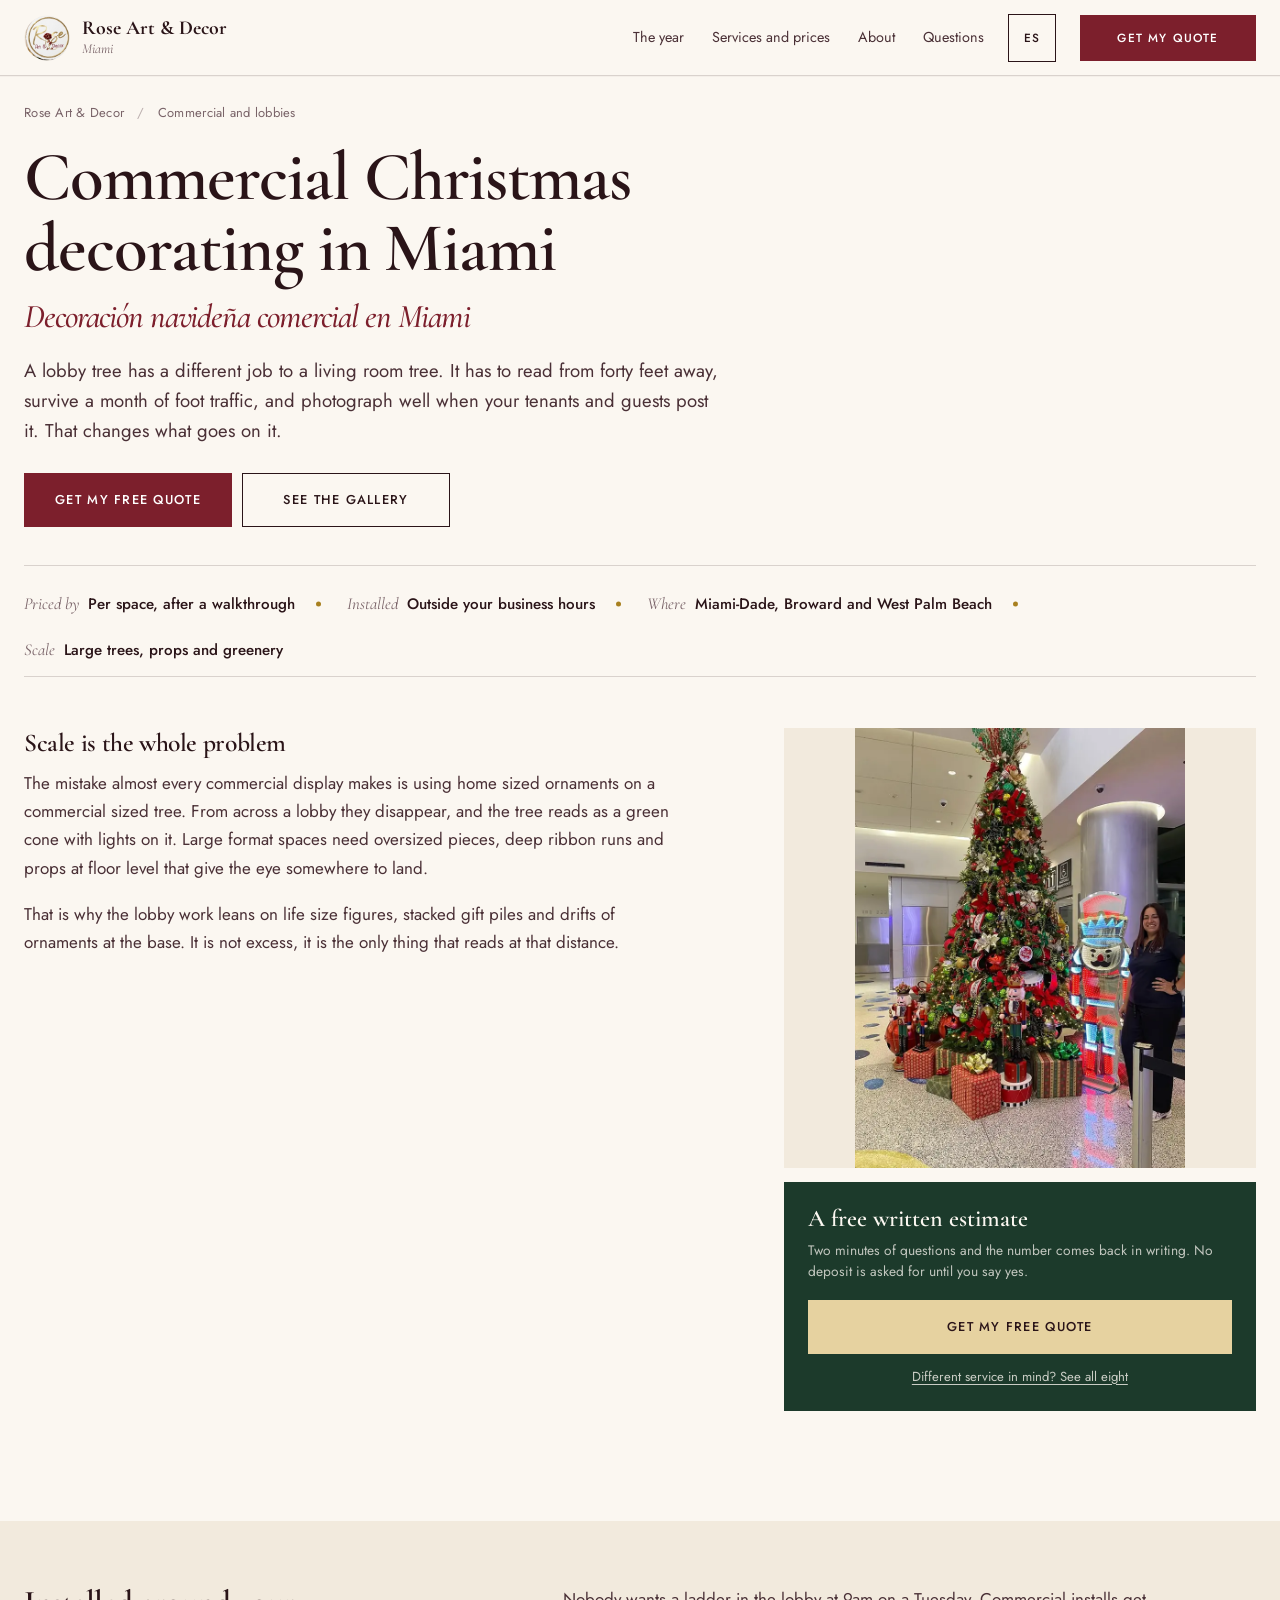
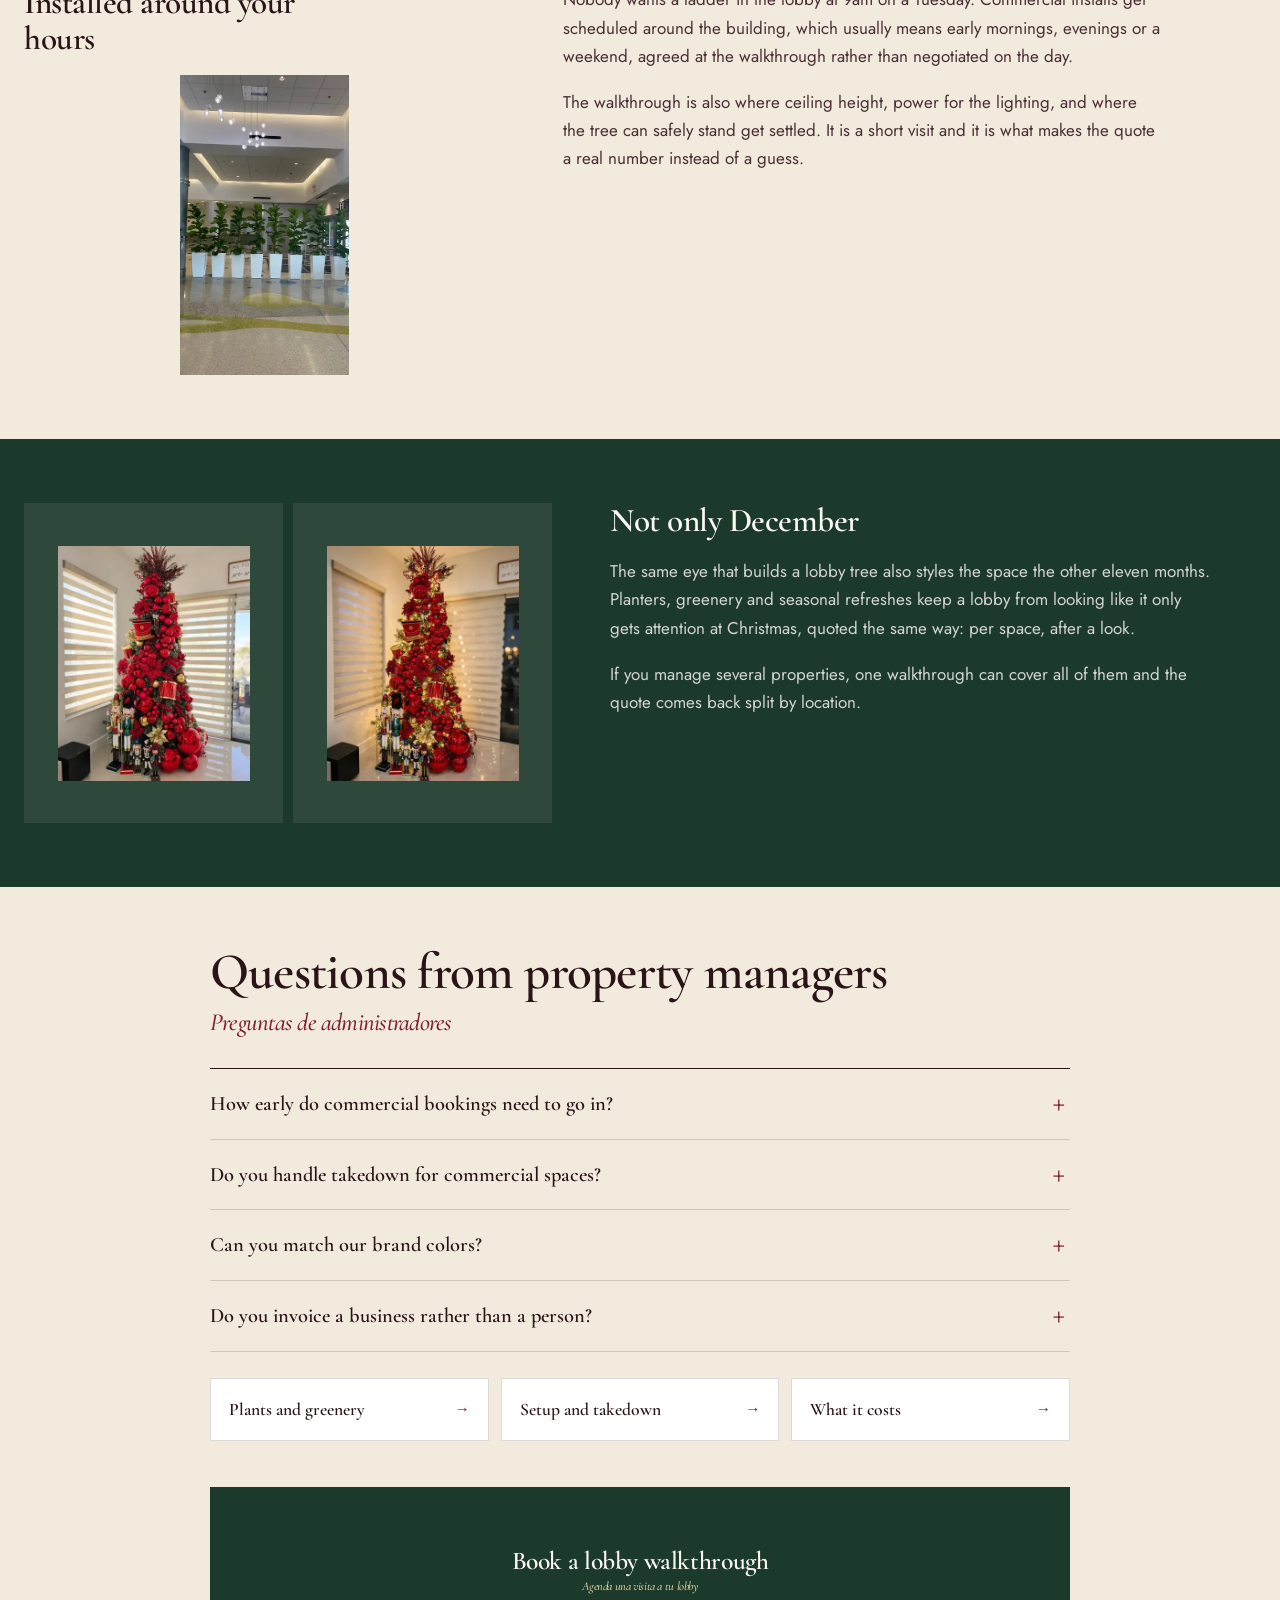
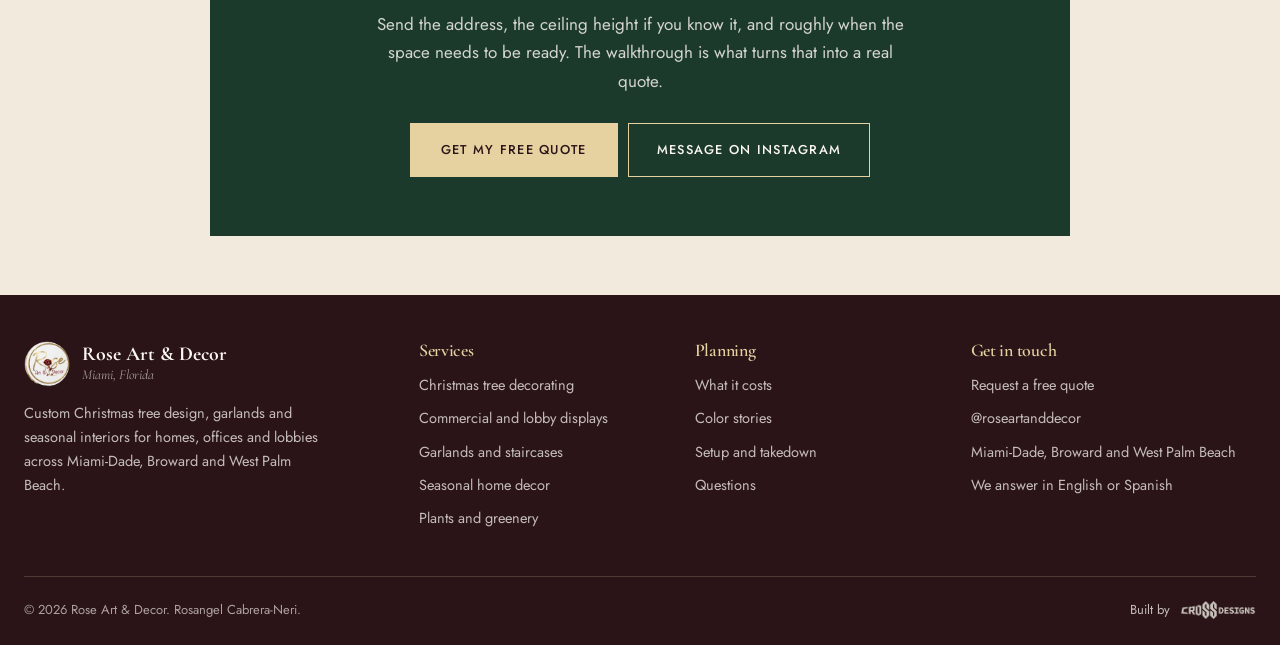
<file: commercial-christmas-decorating-miami/index.html>
<!DOCTYPE html>
<html lang="en"
      data-title-en="Commercial Christmas Decorating in Miami | Lobbies &amp; Offices"
      data-title-es="Decoración Navideña Comercial en Miami | Lobbies y Oficinas"
      data-desc-en="Holiday displays for Miami lobbies, offices, hotels and storefronts. Large format trees, oversized props and greenery, installed around your business hours."
      data-desc-es="Montajes navideños para lobbies, oficinas, hoteles y locales en Miami. Árboles de gran formato, props a escala y verde, instalados fuera del horario de tu negocio.">
<head>
<meta charset="utf-8">
<meta name="viewport" content="width=device-width,initial-scale=1,viewport-fit=cover">
<title>Commercial Christmas Decorating in Miami | Lobbies &amp; Offices</title>
<meta name="description" content="Holiday displays for Miami lobbies, offices, hotels and storefronts. Large format trees, oversized props and greenery, installed around your business hours.">
<link rel="canonical" href="https://crossfiber.github.io/rose-art-decor/commercial-christmas-decorating-miami/">
<meta name="theme-color" content="#7C1F2C">
<meta name="robots" content="index,follow,max-image-preview:large">
<meta name="geo.region" content="US-FL">
<meta name="geo.placename" content="Miami">
<meta name="geo.position" content="25.7617;-80.1918">
<meta name="ICBM" content="25.7617, -80.1918">
<meta property="og:type" content="article">
<meta property="og:site_name" content="Rose Art &amp; Decor">
<meta property="og:title" content="Commercial Christmas Decorating in Miami | Lobbies &amp; Offices">
<meta property="og:description" content="Holiday displays for Miami lobbies, offices, hotels and storefronts. Large format trees, oversized props and greenery, installed around your business hours.">
<meta property="og:url" content="https://crossfiber.github.io/rose-art-decor/commercial-christmas-decorating-miami/">
<meta property="og:image" content="https://crossfiber.github.io/rose-art-decor/assets/og-image.jpg">
<meta property="og:image:width" content="1200">
<meta property="og:image:height" content="630">
<meta property="og:image:alt" content="A red and gold Christmas tree designed and installed by Rose Art and Decor in a Miami living room">
<meta property="og:locale" content="en_US">
<meta property="og:locale:alternate" content="es_US">
<meta name="twitter:card" content="summary_large_image">
<meta name="twitter:title" content="Commercial Christmas Decorating in Miami | Lobbies &amp; Offices">
<meta name="twitter:description" content="Holiday displays for Miami lobbies, offices, hotels and storefronts. Large format trees, oversized props and greenery, installed around your business hours.">
<meta name="twitter:image" content="https://crossfiber.github.io/rose-art-decor/assets/og-image.jpg">
<link rel="icon" href="../assets/favicon.ico" sizes="any">
<link rel="apple-touch-icon" href="../assets/apple-touch-icon.png">
<link rel="preconnect" href="https://fonts.googleapis.com">
<link rel="preconnect" href="https://fonts.gstatic.com" crossorigin>
<link rel="stylesheet" href="https://fonts.googleapis.com/css2?family=Cormorant+Garamond:ital,wght@0,500;0,600;0,700;1,500;1,600&family=Jost:wght@300;400;500;600&display=swap">
<link rel="stylesheet" href="../assets/site.css?v=20260915a">
<script type="application/ld+json">
{
  "@context": "https://schema.org",
  "@graph": [
    {
      "@type": "Service",
      "name": "Commercial Christmas decorating in Miami",
      "description": "Holiday displays for Miami lobbies, offices, hotels and storefronts. Large format trees, oversized props and greenery, installed around your business hours.",
      "serviceType": "Commercial and lobbies",
      "url": "https://crossfiber.github.io/rose-art-decor/commercial-christmas-decorating-miami/",
      "image": "https://crossfiber.github.io/rose-art-decor/assets/commercial-lobby-red-tree-lg.webp",
      "areaServed": [
        {
          "@type": "City",
          "name": "Miami"
        },
        {
          "@type": "City",
          "name": "Homestead"
        },
        {
          "@type": "AdministrativeArea",
          "name": "Miami-Dade County"
        },
        {
          "@type": "AdministrativeArea",
          "name": "Broward County"
        },
        {
          "@type": "City",
          "name": "West Palm Beach"
        },
        {
          "@type": "AdministrativeArea",
          "name": "Palm Beach County"
        }
      ],
      "availableLanguage": [
        "en",
        "es"
      ],
      "provider": {
        "@type": "LocalBusiness",
        "@id": "https://crossfiber.github.io/rose-art-decor/#business",
        "name": "Rose Art & Decor",
        "url": "https://crossfiber.github.io/rose-art-decor/",
        "sameAs": [
          "https://www.instagram.com/roseartanddecor/"
        ],
        "address": {
          "@type": "PostalAddress",
          "addressLocality": "Miami",
          "addressRegion": "FL",
          "addressCountry": "US"
        }
      }
    },
    {
      "@type": "BreadcrumbList",
      "itemListElement": [
        {
          "@type": "ListItem",
          "position": 1,
          "name": "Rose Art & Decor",
          "item": "https://crossfiber.github.io/rose-art-decor/"
        },
        {
          "@type": "ListItem",
          "position": 2,
          "name": "Commercial and lobbies",
          "item": "https://crossfiber.github.io/rose-art-decor/commercial-christmas-decorating-miami/"
        }
      ]
    },
    {
      "@type": "FAQPage",
      "mainEntity": [
        {
          "@type": "Question",
          "name": "How early do commercial bookings need to go in?",
          "acceptedAnswer": {
            "@type": "Answer",
            "text": "Earlier than residential. Commercial installs need a walkthrough, a scheduled window outside business hours, and often more materials, so the sooner the walkthrough happens the more of the calendar is still open."
          }
        },
        {
          "@type": "Question",
          "name": "Do you handle takedown for commercial spaces?",
          "acceptedAnswer": {
            "@type": "Answer",
            "text": "Ask for it in the notes on the quote form and it gets priced alongside the install, so the whole season is one agreed number rather than a January surprise."
          }
        },
        {
          "@type": "Question",
          "name": "Can you match our brand colors?",
          "acceptedAnswer": {
            "@type": "Answer",
            "text": "Yes. Send the brand colors with the request and the color story gets built around them, which is usually a better result than a generic red and green in a branded space."
          }
        },
        {
          "@type": "Question",
          "name": "Do you invoice a business rather than a person?",
          "acceptedAnswer": {
            "@type": "Answer",
            "text": "Put the company name and billing contact in the notes on the form and it gets set up that way from the first estimate."
          }
        }
      ]
    }
  ]
}
</script>
</head>
<body>

<a class="skip-link" href="#main" data-en="Skip to content" data-es="Ir al contenido">Skip to content</a>
<header class="nav">
  <div class="wrap">
    <a class="brand" href="../" aria-label="Rose Art and Decor, home">
      <img src="../assets/logo-rose-art-decor.png" width="44" height="44" alt="Rose Art and Decor logo">
      <span class="brand-txt"><b>Rose Art &amp; Decor</b><span>Miami</span></span>
    </a>
    <nav class="nav-links">
      <a href="../#year" data-en="The year" data-es="El año">The year</a>
      <a href="../#services" data-en="Services and prices" data-es="Servicios y precios">Services and prices</a>
      <a href="../#about" data-en="About" data-es="Nosotras">About</a>
      <a href="../#faq" data-en="Questions" data-es="Preguntas">Questions</a>
    </nav>
    <button type="button" class="lang-sw" data-set="es" aria-label="Cambiar a español">ES</button>
    <a class="btn btn-primary nav-cta" href="../#quote" data-en="Get my quote" data-es="Pedir mi cotización">Get my quote</a>
    <button class="hamburger" id="hamburger" aria-label="Open menu" aria-expanded="false" aria-controls="navDrawer">
      <i></i><i></i><i></i>
    </button>
  </div>
</header>

<div class="overlay" id="navOverlay"></div>
<aside class="drawer" id="navDrawer" aria-hidden="true" aria-label="Menu">
  <div class="drawer-top">
    <span class="brand"><img src="../assets/logo-rose-art-decor.png" width="44" height="44" alt=""><span class="brand-txt"><b>Rose Art &amp; Decor</b><span>Miami</span></span></span>
    <button class="drawer-close" id="drawerClose" aria-label="Close menu">&times;</button>
  </div>
  <nav>
    <a href="../#year"><span data-en="The year" data-es="El año">The year</span></a>
    <a href="../#services"><span data-en="Services and prices" data-es="Servicios y precios">Services and prices</span></a>
    <a href="../#about"><span data-en="About" data-es="Nosotras">About</span></a>
    <a href="../#faq"><span data-en="Questions" data-es="Preguntas">Questions</span></a>
  </nav>
  <p class="drawer-note" data-en="Rose, Emi and Rebe. Miami-Dade, Broward and West Palm Beach, in English or Spanish." data-es="Rose, Emi y Rebe. Miami-Dade, Broward y West Palm Beach, en inglés o español.">Rose, Emi and Rebe. Miami-Dade, Broward and West Palm Beach, in English or Spanish.</p>
  <div class="drawer-foot">
    <a class="btn btn-primary" href="../#quote" data-en="Get my quote" data-es="Pedir mi cotización">Get my quote</a>
    <a class="btn btn-ghost" href="https://www.instagram.com/roseartanddecor/" target="_blank" rel="noopener">
      <span data-en="Message on Instagram" data-es="Escribir por Instagram">Message on Instagram</span>
    </a>
  </div>
</aside>

<main id="main" tabindex="-1">
<div class="wrap crumb">
  <a href="../" data-en="Rose Art &amp; Decor" data-es="Rose Art &amp; Decor">Rose Art &amp; Decor</a>
  <i>/</i>
  <span data-en="Commercial and lobbies" data-es="Comercial y lobbies">Commercial and lobbies</span>
</div>

<section class="page-hero">
  <div class="wrap">
    <h1>
      <span data-en="Commercial Christmas decorating in Miami" data-es="Decoración navideña comercial en Miami">Commercial Christmas decorating in Miami</span>
      <span class="sub-es" data-en="Decoración navideña comercial en Miami" data-es="Commercial Christmas decorating in Miami">Decoración navideña comercial en Miami</span>
    </h1>
    <p class="lede" data-en="A lobby tree has a different job to a living room tree. It has to read from forty feet away, survive a month of foot traffic, and photograph well when your tenants and guests post it. That changes what goes on it." data-es="Un árbol de lobby tiene un trabajo distinto al de uno de sala. Tiene que leerse desde cuarenta pies de distancia, sobrevivir un mes de tráfico y verse bien cuando tus inquilinos y visitantes lo publiquen. Eso cambia lo que lleva encima.">A lobby tree has a different job to a living room tree. It has to read from forty feet away, survive a month of foot traffic, and photograph well when your tenants and guests post it. That changes what goes on it.</p>
    <div class="btn-row">
      <a class="btn btn-primary" href="../#quote" data-want="Commercial or lobby display" data-en="Get my free quote" data-es="Pedir mi cotización gratis">Get my free quote</a>
      <a class="btn btn-ghost" href="../christmas-tree-color-themes/" data-en="See the gallery" data-es="Ver la galería">See the gallery</a>
    </div>
    <div class="facts">
      <div class="fact"><i data-en="Priced by" data-es="Se cotiza por">Priced by</i><b data-en="Per space, after a walkthrough" data-es="Por espacio, tras una visita">Per space, after a walkthrough</b></div>
      <div class="fact"><i data-en="Installed" data-es="Instalación">Installed</i><b data-en="Outside your business hours" data-es="Fuera del horario de tu negocio">Outside your business hours</b></div>
      <div class="fact"><i data-en="Where" data-es="Dónde">Where</i><b data-en="Miami-Dade, Broward and West Palm Beach" data-es="Miami-Dade, Broward y West Palm Beach">Miami-Dade, Broward and West Palm Beach</b></div>
      <div class="fact"><i data-en="Scale" data-es="Escala">Scale</i><b data-en="Large trees, props and greenery" data-es="Árboles grandes, props y verde">Large trees, props and greenery</b></div>
    </div>
  </div>
</section>

<section style="padding-top:0">
  <div class="wrap">
    <div class="body-grid">
      <div class="prose">
      <h3><span data-en="Scale is the whole problem" data-es="La escala es todo el problema">Scale is the whole problem</span></h3>
        <p data-en="The mistake almost every commercial display makes is using home sized ornaments on a commercial sized tree. From across a lobby they disappear, and the tree reads as a green cone with lights on it. Large format spaces need oversized pieces, deep ribbon runs and props at floor level that give the eye somewhere to land." data-es="El error de casi todos los montajes comerciales es usar adornos de casa en un árbol de escala comercial. Desde el otro lado del lobby desaparecen, y el árbol se lee como un cono verde con luces. Los espacios grandes necesitan piezas de gran formato, cintas anchas y props a nivel de piso donde el ojo pueda aterrizar.">The mistake almost every commercial display makes is using home sized ornaments on a commercial sized tree. From across a lobby they disappear, and the tree reads as a green cone with lights on it. Large format spaces need oversized pieces, deep ribbon runs and props at floor level that give the eye somewhere to land.</p>
        <p data-en="That is why the lobby work leans on life size figures, stacked gift piles and drifts of ornaments at the base. It is not excess, it is the only thing that reads at that distance." data-es="Por eso el trabajo de lobby se apoya en figuras a tamaño real, pilas de regalos y cascadas de adornos en la base. No es exceso, es lo único que se lee a esa distancia.">That is why the lobby work leans on life size figures, stacked gift piles and drifts of ornaments at the base. It is not excess, it is the only thing that reads at that distance.</p>
      </div>
      <aside class="side">
        <div class="plate"><img src="../assets/commercial-lobby-red-tree-md.webp" srcset="../assets/commercial-lobby-red-tree-sm.webp 420w, ../assets/commercial-lobby-red-tree-md.webp 720w, ../assets/commercial-lobby-red-tree-lg.webp 1000w" sizes="(max-width:940px) 70vw, 34vw" width="720" height="960" fetchpriority="high" decoding="async" alt="Large red and green Christmas display with a life size nutcracker in a Miami commercial lobby"></div>
        <div class="side-card">
          <span class="sc-t" data-en="A free written estimate" data-es="Cotización escrita gratis">A free written estimate</span>
          <span class="sc-m" data-en="Two minutes of questions and the number comes back in writing. No deposit is asked for until you say yes." data-es="Dos minutos de preguntas y el número te llega por escrito. No se pide depósito hasta que digas que sí.">Two minutes of questions and the number comes back in writing. No deposit is asked for until you say yes.</span>
          <a class="btn btn-gold" href="../#quote" data-want="Commercial or lobby display" data-en="Get my free quote" data-es="Pedir mi cotización gratis">Get my free quote</a>
          <a class="sc-all" href="../#services" data-en="Different service in mind? See all eight" data-es="¿Otro servicio en mente? Ver los ocho">Different service in mind? See all eight</a>
        </div>
      </aside>
    </div>
  </div>
</section>
<section class="brk bg-cream2">
  <div class="wrap brk-grid">
    <div class="brk-lead">
      <h3><span data-en="Installed around your hours" data-es="Instalado según tu horario">Installed around your hours</span></h3>
      <div class="plate"><img src="../assets/commercial-lobby-plants-md.webp" srcset="../assets/commercial-lobby-plants-sm.webp 420w, ../assets/commercial-lobby-plants-md.webp 720w" sizes="(max-width:900px) 92vw, 30vw" width="720" height="1280" loading="lazy" decoding="async" alt="Tall planted greenery lining a modern Miami office lobby"></div>
    </div>
    <div class="brk-copy">
        <p data-en="Nobody wants a ladder in the lobby at 9am on a Tuesday. Commercial installs get scheduled around the building, which usually means early mornings, evenings or a weekend, agreed at the walkthrough rather than negotiated on the day." data-es="Nadie quiere una escalera en el lobby un martes a las 9am. Las instalaciones comerciales se agendan según el edificio: temprano en la mañana, de noche o en fin de semana, acordado en la visita y no el mismo día.">Nobody wants a ladder in the lobby at 9am on a Tuesday. Commercial installs get scheduled around the building, which usually means early mornings, evenings or a weekend, agreed at the walkthrough rather than negotiated on the day.</p>
        <p data-en="The walkthrough is also where ceiling height, power for the lighting, and where the tree can safely stand get settled. It is a short visit and it is what makes the quote a real number instead of a guess." data-es="La visita también resuelve la altura del techo, la corriente para las luces y dónde puede pararse el árbol con seguridad. Es corta, y hace que la cotización sea un número real y no una adivinanza.">The walkthrough is also where ceiling height, power for the lighting, and where the tree can safely stand get settled. It is a short visit and it is what makes the quote a real number instead of a guess.</p>
    </div>
  </div>
</section>
<section class="brk bg-pine">
  <div class="wrap brk-grid brk-flip">
    <div class="brk-pair">
      <div class="plate"><img src="../assets/tree-nutcracker-red-wide-md.webp" srcset="../assets/tree-nutcracker-red-wide-sm.webp 420w, ../assets/tree-nutcracker-red-wide-md.webp 720w" sizes="(max-width:900px) 46vw, 15vw" width="720" height="881" loading="lazy" decoding="async" alt="Nutcracker figures standing at the base of a large red Christmas tree"></div>
      <div class="plate"><img src="../assets/tree-nutcracker-red-alt-md.webp" srcset="../assets/tree-nutcracker-red-alt-sm.webp 420w, ../assets/tree-nutcracker-red-alt-md.webp 720w" sizes="(max-width:900px) 46vw, 15vw" width="720" height="881" loading="lazy" decoding="async" alt="Drum ornaments and wide red ribbon on a commercial scale tree"></div>
    </div>
    <div class="brk-copy">
      <h3><span data-en="Not only December" data-es="No solo diciembre">Not only December</span></h3>
        <p data-en="The same eye that builds a lobby tree also styles the space the other eleven months. Planters, greenery and seasonal refreshes keep a lobby from looking like it only gets attention at Christmas, quoted the same way: per space, after a look." data-es="El mismo ojo que arma un árbol de lobby ambienta el espacio los otros once meses. Maceteros, verde y cambios de temporada evitan que el lobby parezca atendido solo en Navidad, y se cotizan igual: por espacio, después de verlo.">The same eye that builds a lobby tree also styles the space the other eleven months. Planters, greenery and seasonal refreshes keep a lobby from looking like it only gets attention at Christmas, quoted the same way: per space, after a look.</p>
        <p data-en="If you manage several properties, one walkthrough can cover all of them and the quote comes back split by location." data-es="Si administras varias propiedades, una sola visita puede cubrirlas todas y la cotización regresa dividida por ubicación.">If you manage several properties, one walkthrough can cover all of them and the quote comes back split by location.</p>
    </div>
  </div>
</section>


<section class="bg-cream2">
  <div class="wrap-narrow">
    <div class="sec-head" style="max-width:100%">
      <h2>
        <span data-en="Questions from property managers" data-es="Preguntas de administradores">Questions from property managers</span>
        <span class="sub-es" data-en="Preguntas de administradores" data-es="Questions from property managers">Preguntas de administradores</span>
      </h2>
    </div>
    <div class="acc">
      <div class="acc-item">
        <button class="acc-head" aria-expanded="false" data-en="How early do commercial bookings need to go in?" data-es="¿Con cuánta anticipación se reserva lo comercial?">How early do commercial bookings need to go in?</button>
        <div class="acc-body"><div class="acc-body-inner" data-en="Earlier than residential. Commercial installs need a walkthrough, a scheduled window outside business hours, and often more materials, so the sooner the walkthrough happens the more of the calendar is still open." data-es="Antes que lo residencial. Las instalaciones comerciales necesitan una visita, una ventana fuera del horario laboral y a menudo más materiales, así que mientras antes se haga la visita, más calendario queda disponible.">Earlier than residential. Commercial installs need a walkthrough, a scheduled window outside business hours, and often more materials, so the sooner the walkthrough happens the more of the calendar is still open.</div></div>
      </div>
      <div class="acc-item">
        <button class="acc-head" aria-expanded="false" data-en="Do you handle takedown for commercial spaces?" data-es="¿Hacen el desmontaje en espacios comerciales?">Do you handle takedown for commercial spaces?</button>
        <div class="acc-body"><div class="acc-body-inner" data-en="Ask for it in the notes on the quote form and it gets priced alongside the install, so the whole season is one agreed number rather than a January surprise." data-es="Pídelo en las notas del formulario y se cotiza junto con la instalación, para que toda la temporada sea un solo número acordado y no una sorpresa en enero.">Ask for it in the notes on the quote form and it gets priced alongside the install, so the whole season is one agreed number rather than a January surprise.</div></div>
      </div>
      <div class="acc-item">
        <button class="acc-head" aria-expanded="false" data-en="Can you match our brand colors?" data-es="¿Pueden usar los colores de nuestra marca?">Can you match our brand colors?</button>
        <div class="acc-body"><div class="acc-body-inner" data-en="Yes. Send the brand colors with the request and the color story gets built around them, which is usually a better result than a generic red and green in a branded space." data-es="Sí. Manda los colores de la marca con la solicitud y la paleta se arma alrededor de ellos. Da mejor resultado que un rojo y verde genérico en un espacio con identidad.">Yes. Send the brand colors with the request and the color story gets built around them, which is usually a better result than a generic red and green in a branded space.</div></div>
      </div>
      <div class="acc-item">
        <button class="acc-head" aria-expanded="false" data-en="Do you invoice a business rather than a person?" data-es="¿Facturan a una empresa y no a una persona?">Do you invoice a business rather than a person?</button>
        <div class="acc-body"><div class="acc-body-inner" data-en="Put the company name and billing contact in the notes on the form and it gets set up that way from the first estimate." data-es="Pon la empresa y el contacto de facturación en las notas del formulario y queda así desde la primera cotización.">Put the company name and billing contact in the notes on the form and it gets set up that way from the first estimate.</div></div>
      </div>
    </div>

    <div class="related">
      <a href="../office-plant-and-lobby-decor-miami/"><span data-en="Plants and greenery" data-es="Plantas y verde">Plants and greenery</span></a>
      <a href="../christmas-tree-installation-and-takedown-miami/"><span data-en="Setup and takedown" data-es="Montaje y desmontaje">Setup and takedown</span></a>
      <a href="../christmas-tree-decorating-cost-miami/"><span data-en="What it costs" data-es="Cuánto cuesta">What it costs</span></a>
    </div>

    <div class="band" style="margin-top:46px">
      <h3>
        <span data-en="Book a lobby walkthrough" data-es="Agenda una visita a tu lobby">Book a lobby walkthrough</span>
        <span class="sub-es" data-en="Agenda una visita a tu lobby" data-es="Book a lobby walkthrough">Agenda una visita a tu lobby</span>
      </h3>
      <p data-en="Send the address, the ceiling height if you know it, and roughly when the space needs to be ready. The walkthrough is what turns that into a real quote." data-es="Manda la dirección, la altura del techo si la sabes, y más o menos para cuándo debe estar listo el espacio. La visita es lo que convierte eso en una cotización real.">Send the address, the ceiling height if you know it, and roughly when the space needs to be ready. The walkthrough is what turns that into a real quote.</p>
      <div class="btn-row">
        <a class="btn btn-gold" href="../#quote" data-want="Commercial or lobby display" data-en="Get my free quote" data-es="Pedir mi cotización gratis">Get my free quote</a>
        <a class="btn btn-ghost" href="https://www.instagram.com/roseartanddecor/" target="_blank" rel="noopener">
          <span data-en="Message on Instagram" data-es="Escribir por Instagram">Message on Instagram</span>
        </a>
      </div>
    </div>
  </div>
</section>
</main>

<footer class="foot">
  <div class="wrap">
    <div class="foot-grid">
      <div>
        <a class="brand" href="../" style="margin-bottom:14px">
          <img src="../assets/logo-rose-art-decor.png" width="44" height="44" alt="" loading="lazy">
          <span class="brand-txt"><b>Rose Art &amp; Decor</b><span>Miami, Florida</span></span>
        </a>
        <p style="max-width:34ch" data-en="Custom Christmas tree design, garlands and seasonal interiors for homes, offices and lobbies across Miami-Dade, Broward and West Palm Beach."
                                  data-es="Diseño de árboles de Navidad a la medida, guirnaldas e interiores de temporada para casas, oficinas y lobbies en Miami-Dade, Broward y West Palm Beach.">
          Custom Christmas tree design, garlands and seasonal interiors for homes, offices and lobbies across Miami-Dade, Broward and West Palm Beach.
        </p>
      </div>
      <div>
        <h4 data-en="Services" data-es="Servicios">Services</h4>
        <ul>
          <li><a href="../christmas-tree-decorating-miami/" data-en="Christmas tree decorating" data-es="Decoración de árboles">Christmas tree decorating</a></li>
          <li><a href="../commercial-christmas-decorating-miami/" data-en="Commercial and lobby displays" data-es="Comercial y lobbies">Commercial and lobby displays</a></li>
          <li><a href="../garland-and-staircase-decorating-miami/" data-en="Garlands and staircases" data-es="Guirnaldas y escaleras">Garlands and staircases</a></li>
          <li><a href="../holiday-home-decorating-miami/" data-en="Seasonal home decor" data-es="Decoración de temporada">Seasonal home decor</a></li>
          <li><a href="../office-plant-and-lobby-decor-miami/" data-en="Plants and greenery" data-es="Plantas y verde">Plants and greenery</a></li>
        </ul>
      </div>
      <div>
        <h4 data-en="Planning" data-es="Planificación">Planning</h4>
        <ul>
          <li><a href="../christmas-tree-decorating-cost-miami/" data-en="What it costs" data-es="Cuánto cuesta">What it costs</a></li>
          <li><a href="../christmas-tree-color-themes/" data-en="Color stories" data-es="Paletas de color">Color stories</a></li>
          <li><a href="../christmas-tree-installation-and-takedown-miami/" data-en="Setup and takedown" data-es="Montaje y desmontaje">Setup and takedown</a></li>
          <li><a href="../#faq" data-en="Questions" data-es="Preguntas">Questions</a></li>
        </ul>
      </div>
      <div>
        <h4 data-en="Get in touch" data-es="Contacto">Get in touch</h4>
        <address>
          <a href="../#quote" data-en="Request a free quote" data-es="Pedir cotización gratis">Request a free quote</a>
          <a href="https://www.instagram.com/roseartanddecor/" target="_blank" rel="noopener"> @roseartanddecor</a>
          <span data-en="Miami-Dade, Broward and West Palm Beach" data-es="Miami-Dade, Broward y West Palm Beach">Miami-Dade, Broward and West Palm Beach</span>
          <span data-en="We answer in English or Spanish" data-es="Respondemos en inglés o español">We answer in English or Spanish</span>
        </address>
      </div>
    </div>
    <div class="foot-bot">
      <span>&copy; <span data-year></span> Rose Art &amp; Decor. Rosangel Cabrera-Neri.</span>
      <a class="built-by" href="https://crossdesigned.com" target="_blank" rel="noopener" aria-label="Website built by Cross Designs">
        <span data-en="Built by" data-es="Sitio por">Built by</span>
        <img src="../assets/cross-designs.png" alt="Cross Designs" width="330" height="87" loading="lazy">
      </a>
    </div>
  </div>
</footer>

<script src="../assets/site.js?v=20260915a"></script>
</body>
</html>
</file>
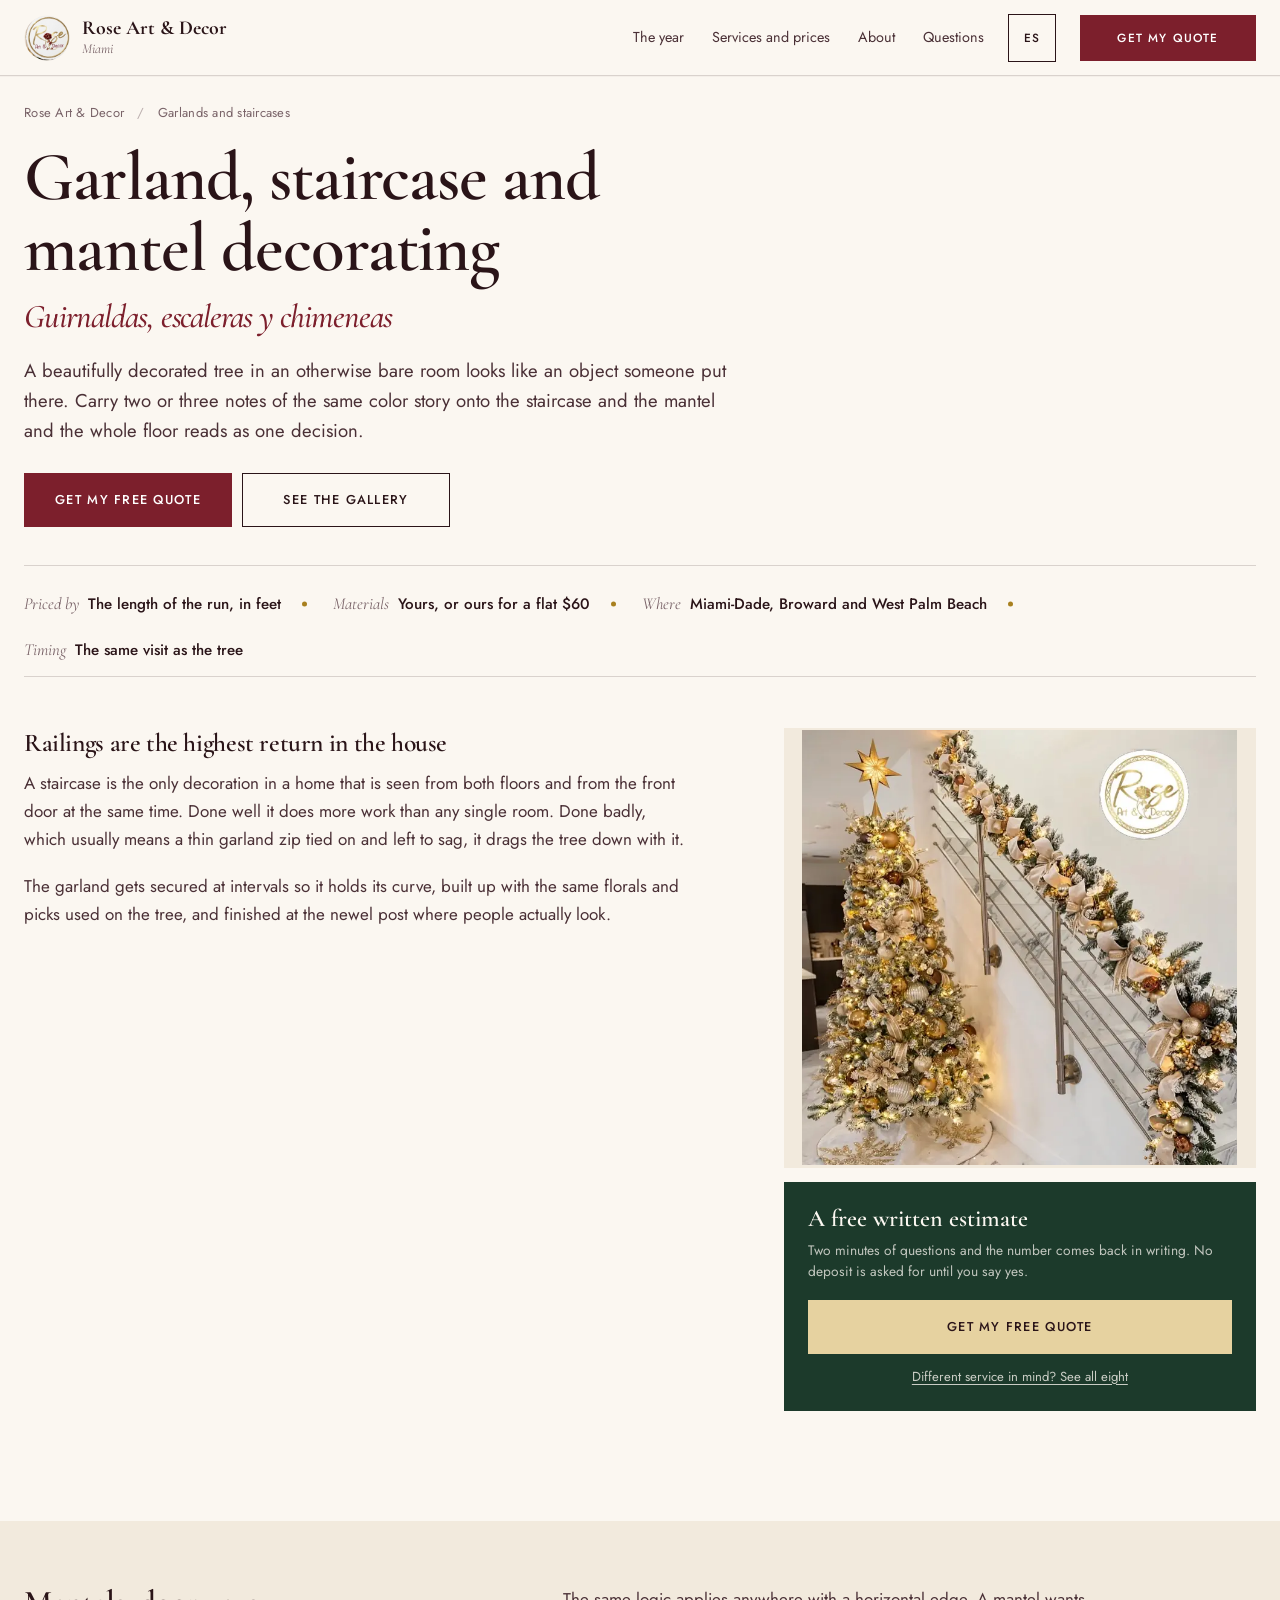
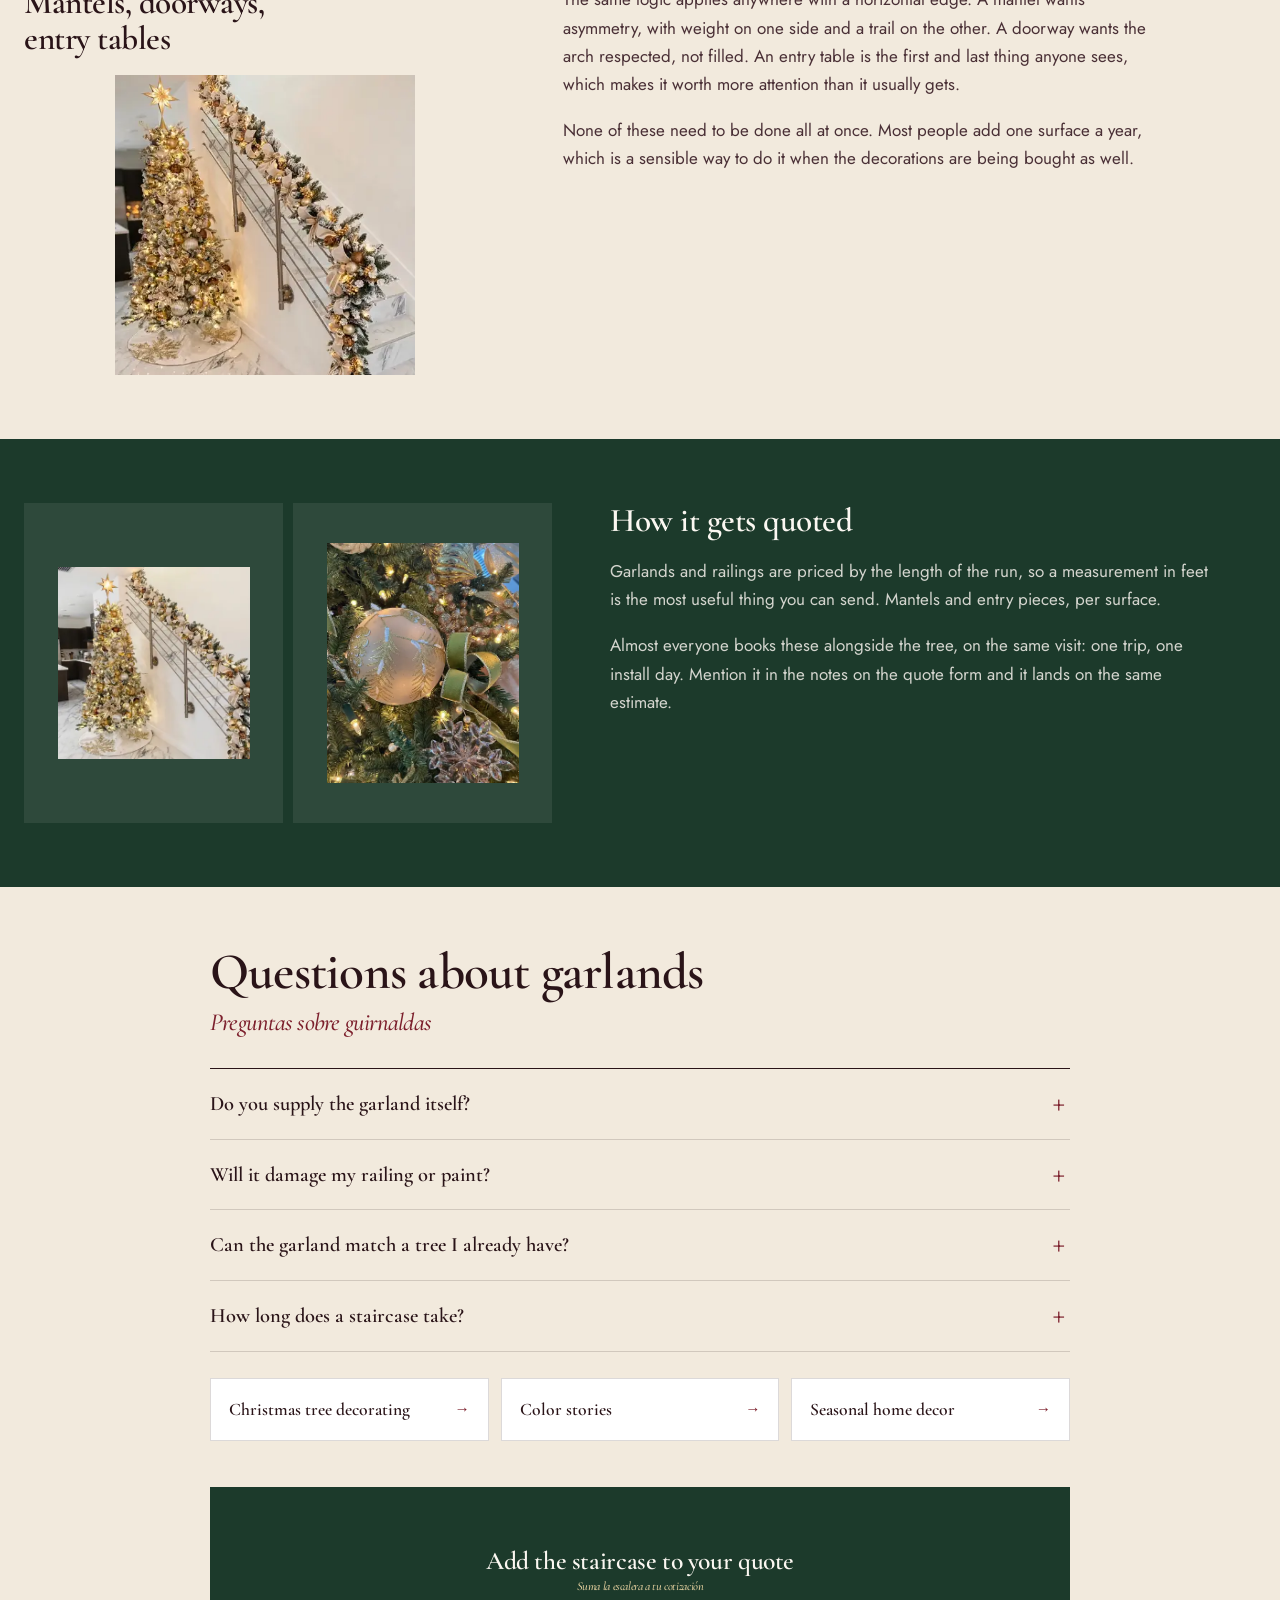
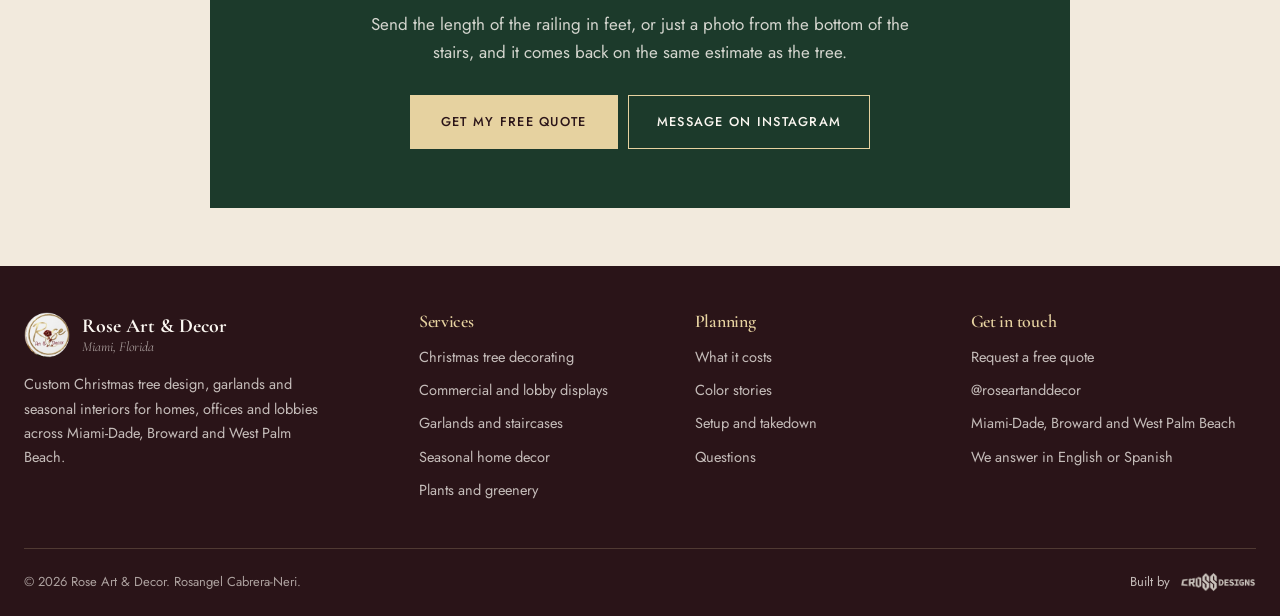
<file: garland-and-staircase-decorating-miami/index.html>
<!DOCTYPE html>
<html lang="en"
      data-title-en="Garland, Staircase &amp; Mantel Decorating in Miami | Rose Art &amp; Decor"
      data-title-es="Guirnaldas, Escaleras y Chimeneas en Miami | Rose Art &amp; Decor"
      data-desc-en="Staircase garlands, mantels, doorways and entry tables decorated to match your Christmas tree. Quoted by the length of the run, installed the same day as the tree."
      data-desc-es="Guirnaldas de escalera, chimeneas, entradas y consolas decoradas a juego con tu árbol de Navidad. Se cotizan por el largo del tramo y se instalan el mismo día.">
<head>
<meta charset="utf-8">
<meta name="viewport" content="width=device-width,initial-scale=1,viewport-fit=cover">
<title>Garland, Staircase &amp; Mantel Decorating in Miami | Rose Art &amp; Decor</title>
<meta name="description" content="Staircase garlands, mantels, doorways and entry tables decorated to match your Christmas tree. Quoted by the length of the run, installed the same day as the tree.">
<link rel="canonical" href="https://crossfiber.github.io/rose-art-decor/garland-and-staircase-decorating-miami/">
<meta name="theme-color" content="#7C1F2C">
<meta name="robots" content="index,follow,max-image-preview:large">
<meta name="geo.region" content="US-FL">
<meta name="geo.placename" content="Miami">
<meta name="geo.position" content="25.7617;-80.1918">
<meta name="ICBM" content="25.7617, -80.1918">
<meta property="og:type" content="article">
<meta property="og:site_name" content="Rose Art &amp; Decor">
<meta property="og:title" content="Garland, Staircase &amp; Mantel Decorating in Miami | Rose Art &amp; Decor">
<meta property="og:description" content="Staircase garlands, mantels, doorways and entry tables decorated to match your Christmas tree. Quoted by the length of the run, installed the same day as the tree.">
<meta property="og:url" content="https://crossfiber.github.io/rose-art-decor/garland-and-staircase-decorating-miami/">
<meta property="og:image" content="https://crossfiber.github.io/rose-art-decor/assets/og-image.jpg">
<meta property="og:image:width" content="1200">
<meta property="og:image:height" content="630">
<meta property="og:image:alt" content="A red and gold Christmas tree designed and installed by Rose Art and Decor in a Miami living room">
<meta property="og:locale" content="en_US">
<meta property="og:locale:alternate" content="es_US">
<meta name="twitter:card" content="summary_large_image">
<meta name="twitter:title" content="Garland, Staircase &amp; Mantel Decorating in Miami | Rose Art &amp; Decor">
<meta name="twitter:description" content="Staircase garlands, mantels, doorways and entry tables decorated to match your Christmas tree. Quoted by the length of the run, installed the same day as the tree.">
<meta name="twitter:image" content="https://crossfiber.github.io/rose-art-decor/assets/og-image.jpg">
<link rel="icon" href="../assets/favicon.ico" sizes="any">
<link rel="apple-touch-icon" href="../assets/apple-touch-icon.png">
<link rel="preconnect" href="https://fonts.googleapis.com">
<link rel="preconnect" href="https://fonts.gstatic.com" crossorigin>
<link rel="stylesheet" href="https://fonts.googleapis.com/css2?family=Cormorant+Garamond:ital,wght@0,500;0,600;0,700;1,500;1,600&family=Jost:wght@300;400;500;600&display=swap">
<link rel="stylesheet" href="../assets/site.css?v=20260915a">
<script type="application/ld+json">
{
  "@context": "https://schema.org",
  "@graph": [
    {
      "@type": "Service",
      "name": "Garland, staircase and mantel decorating",
      "description": "Staircase garlands, mantels, doorways and entry tables decorated to match your Christmas tree. Quoted by the length of the run, installed the same day as the tree.",
      "serviceType": "Garlands and staircases",
      "url": "https://crossfiber.github.io/rose-art-decor/garland-and-staircase-decorating-miami/",
      "image": "https://crossfiber.github.io/rose-art-decor/assets/staircase-gold-garland-lg.webp",
      "areaServed": [
        {
          "@type": "City",
          "name": "Miami"
        },
        {
          "@type": "City",
          "name": "Homestead"
        },
        {
          "@type": "AdministrativeArea",
          "name": "Miami-Dade County"
        },
        {
          "@type": "AdministrativeArea",
          "name": "Broward County"
        },
        {
          "@type": "City",
          "name": "West Palm Beach"
        },
        {
          "@type": "AdministrativeArea",
          "name": "Palm Beach County"
        }
      ],
      "availableLanguage": [
        "en",
        "es"
      ],
      "provider": {
        "@type": "LocalBusiness",
        "@id": "https://crossfiber.github.io/rose-art-decor/#business",
        "name": "Rose Art & Decor",
        "url": "https://crossfiber.github.io/rose-art-decor/",
        "sameAs": [
          "https://www.instagram.com/roseartanddecor/"
        ],
        "address": {
          "@type": "PostalAddress",
          "addressLocality": "Miami",
          "addressRegion": "FL",
          "addressCountry": "US"
        }
      }
    },
    {
      "@type": "BreadcrumbList",
      "itemListElement": [
        {
          "@type": "ListItem",
          "position": 1,
          "name": "Rose Art & Decor",
          "item": "https://crossfiber.github.io/rose-art-decor/"
        },
        {
          "@type": "ListItem",
          "position": 2,
          "name": "Garlands and staircases",
          "item": "https://crossfiber.github.io/rose-art-decor/garland-and-staircase-decorating-miami/"
        }
      ]
    },
    {
      "@type": "FAQPage",
      "mainEntity": [
        {
          "@type": "Question",
          "name": "Do you supply the garland itself?",
          "acceptedAnswer": {
            "@type": "Answer",
            "text": "Either way. If you own garland already we work with it. If not, it goes into the sourcing list at the flat $60 fee plus what the materials cost, same as the tree."
          }
        },
        {
          "@type": "Question",
          "name": "Will it damage my railing or paint?",
          "acceptedAnswer": {
            "@type": "Answer",
            "text": "Fixings are chosen for the surface, and anything questionable gets flagged at the start rather than discovered at takedown. If a railing needs a gentler method it costs a little more time and we say so in the estimate."
          }
        },
        {
          "@type": "Question",
          "name": "Can the garland match a tree I already have?",
          "acceptedAnswer": {
            "@type": "Answer",
            "text": "Yes. Send photos of the finished tree and the garland gets built from the same palette, using the same ribbon and floral family so the two read as one scheme."
          }
        },
        {
          "@type": "Question",
          "name": "How long does a staircase take?",
          "acceptedAnswer": {
            "@type": "Answer",
            "text": "Less than a tree in most homes, which is why it is usually added to the same visit rather than booked on its own."
          }
        }
      ]
    }
  ]
}
</script>
</head>
<body>

<a class="skip-link" href="#main" data-en="Skip to content" data-es="Ir al contenido">Skip to content</a>
<header class="nav">
  <div class="wrap">
    <a class="brand" href="../" aria-label="Rose Art and Decor, home">
      <img src="../assets/logo-rose-art-decor.png" width="44" height="44" alt="Rose Art and Decor logo">
      <span class="brand-txt"><b>Rose Art &amp; Decor</b><span>Miami</span></span>
    </a>
    <nav class="nav-links">
      <a href="../#year" data-en="The year" data-es="El año">The year</a>
      <a href="../#services" data-en="Services and prices" data-es="Servicios y precios">Services and prices</a>
      <a href="../#about" data-en="About" data-es="Nosotras">About</a>
      <a href="../#faq" data-en="Questions" data-es="Preguntas">Questions</a>
    </nav>
    <button type="button" class="lang-sw" data-set="es" aria-label="Cambiar a español">ES</button>
    <a class="btn btn-primary nav-cta" href="../#quote" data-en="Get my quote" data-es="Pedir mi cotización">Get my quote</a>
    <button class="hamburger" id="hamburger" aria-label="Open menu" aria-expanded="false" aria-controls="navDrawer">
      <i></i><i></i><i></i>
    </button>
  </div>
</header>

<div class="overlay" id="navOverlay"></div>
<aside class="drawer" id="navDrawer" aria-hidden="true" aria-label="Menu">
  <div class="drawer-top">
    <span class="brand"><img src="../assets/logo-rose-art-decor.png" width="44" height="44" alt=""><span class="brand-txt"><b>Rose Art &amp; Decor</b><span>Miami</span></span></span>
    <button class="drawer-close" id="drawerClose" aria-label="Close menu">&times;</button>
  </div>
  <nav>
    <a href="../#year"><span data-en="The year" data-es="El año">The year</span></a>
    <a href="../#services"><span data-en="Services and prices" data-es="Servicios y precios">Services and prices</span></a>
    <a href="../#about"><span data-en="About" data-es="Nosotras">About</span></a>
    <a href="../#faq"><span data-en="Questions" data-es="Preguntas">Questions</span></a>
  </nav>
  <p class="drawer-note" data-en="Rose, Emi and Rebe. Miami-Dade, Broward and West Palm Beach, in English or Spanish." data-es="Rose, Emi y Rebe. Miami-Dade, Broward y West Palm Beach, en inglés o español.">Rose, Emi and Rebe. Miami-Dade, Broward and West Palm Beach, in English or Spanish.</p>
  <div class="drawer-foot">
    <a class="btn btn-primary" href="../#quote" data-en="Get my quote" data-es="Pedir mi cotización">Get my quote</a>
    <a class="btn btn-ghost" href="https://www.instagram.com/roseartanddecor/" target="_blank" rel="noopener">
      <span data-en="Message on Instagram" data-es="Escribir por Instagram">Message on Instagram</span>
    </a>
  </div>
</aside>

<main id="main" tabindex="-1">
<div class="wrap crumb">
  <a href="../" data-en="Rose Art &amp; Decor" data-es="Rose Art &amp; Decor">Rose Art &amp; Decor</a>
  <i>/</i>
  <span data-en="Garlands and staircases" data-es="Guirnaldas y escaleras">Garlands and staircases</span>
</div>

<section class="page-hero">
  <div class="wrap">
    <h1>
      <span data-en="Garland, staircase and mantel decorating" data-es="Guirnaldas, escaleras y chimeneas">Garland, staircase and mantel decorating</span>
      <span class="sub-es" data-en="Guirnaldas, escaleras y chimeneas" data-es="Garland, staircase and mantel decorating">Guirnaldas, escaleras y chimeneas</span>
    </h1>
    <p class="lede" data-en="A beautifully decorated tree in an otherwise bare room looks like an object someone put there. Carry two or three notes of the same color story onto the staircase and the mantel and the whole floor reads as one decision." data-es="Un árbol precioso en una sala vacía se ve como un objeto que alguien puso ahí. Lleva dos o tres notas de la misma paleta a la escalera y a la chimenea y todo el piso se lee como una sola decisión.">A beautifully decorated tree in an otherwise bare room looks like an object someone put there. Carry two or three notes of the same color story onto the staircase and the mantel and the whole floor reads as one decision.</p>
    <div class="btn-row">
      <a class="btn btn-primary" href="../#quote" data-want="Garlands, staircases and mantels" data-en="Get my free quote" data-es="Pedir mi cotización gratis">Get my free quote</a>
      <a class="btn btn-ghost" href="../christmas-tree-color-themes/" data-en="See the gallery" data-es="Ver la galería">See the gallery</a>
    </div>
    <div class="facts">
      <div class="fact"><i data-en="Priced by" data-es="Se cotiza por">Priced by</i><b data-en="The length of the run, in feet" data-es="El largo del tramo, en pies">The length of the run, in feet</b></div>
      <div class="fact"><i data-en="Materials" data-es="Materiales">Materials</i><b data-en="Yours, or ours for a flat $60" data-es="Tuyos, o nuestros por $60 fijos">Yours, or ours for a flat $60</b></div>
      <div class="fact"><i data-en="Where" data-es="Dónde">Where</i><b data-en="Miami-Dade, Broward and West Palm Beach" data-es="Miami-Dade, Broward y West Palm Beach">Miami-Dade, Broward and West Palm Beach</b></div>
      <div class="fact"><i data-en="Timing" data-es="Tiempo">Timing</i><b data-en="The same visit as the tree" data-es="La misma visita que el árbol">The same visit as the tree</b></div>
    </div>
  </div>
</section>

<section style="padding-top:0">
  <div class="wrap">
    <div class="body-grid">
      <div class="prose">
      <h3><span data-en="Railings are the highest return in the house" data-es="La baranda es lo que más rinde en la casa">Railings are the highest return in the house</span></h3>
        <p data-en="A staircase is the only decoration in a home that is seen from both floors and from the front door at the same time. Done well it does more work than any single room. Done badly, which usually means a thin garland zip tied on and left to sag, it drags the tree down with it." data-es="Una escalera es la única decoración de la casa que se ve desde los dos pisos y desde la puerta de entrada a la vez. Bien hecha rinde más que cualquier cuarto. Mal hecha, que suele ser una guirnalda delgada amarrada y colgando, se lleva al árbol con ella.">A staircase is the only decoration in a home that is seen from both floors and from the front door at the same time. Done well it does more work than any single room. Done badly, which usually means a thin garland zip tied on and left to sag, it drags the tree down with it.</p>
        <p data-en="The garland gets secured at intervals so it holds its curve, built up with the same florals and picks used on the tree, and finished at the newel post where people actually look." data-es="La guirnalda se fija por tramos para que mantenga su curva, se rellena con las mismas flores y picks del árbol, y se remata en el poste, que es donde la gente realmente mira.">The garland gets secured at intervals so it holds its curve, built up with the same florals and picks used on the tree, and finished at the newel post where people actually look.</p>
      </div>
      <aside class="side">
        <div class="plate"><img src="../assets/staircase-gold-garland-md.webp" srcset="../assets/staircase-gold-garland-sm.webp 420w, ../assets/staircase-gold-garland-md.webp 720w, ../assets/staircase-gold-garland-lg.webp 1000w" sizes="(max-width:940px) 70vw, 34vw" width="720" height="720" fetchpriority="high" decoding="async" alt="Gold and champagne garland running down a modern staircase railing beside a flocked Christmas tree"></div>
        <div class="side-card">
          <span class="sc-t" data-en="A free written estimate" data-es="Cotización escrita gratis">A free written estimate</span>
          <span class="sc-m" data-en="Two minutes of questions and the number comes back in writing. No deposit is asked for until you say yes." data-es="Dos minutos de preguntas y el número te llega por escrito. No se pide depósito hasta que digas que sí.">Two minutes of questions and the number comes back in writing. No deposit is asked for until you say yes.</span>
          <a class="btn btn-gold" href="../#quote" data-want="Garlands, staircases and mantels" data-en="Get my free quote" data-es="Pedir mi cotización gratis">Get my free quote</a>
          <a class="sc-all" href="../#services" data-en="Different service in mind? See all eight" data-es="¿Otro servicio en mente? Ver los ocho">Different service in mind? See all eight</a>
        </div>
      </aside>
    </div>
  </div>
</section>
<section class="brk bg-cream2">
  <div class="wrap brk-grid">
    <div class="brk-lead">
      <h3><span data-en="Mantels, doorways, entry tables" data-es="Chimeneas, entradas y consolas">Mantels, doorways, entry tables</span></h3>
      <div class="plate"><img src="../assets/staircase-gold-garland-alt-md.webp" srcset="../assets/staircase-gold-garland-alt-sm.webp 420w, ../assets/staircase-gold-garland-alt-md.webp 720w" sizes="(max-width:900px) 92vw, 30vw" width="720" height="720" loading="lazy" decoding="async" alt="Full view of a gold staircase garland and the matching flocked tree"></div>
    </div>
    <div class="brk-copy">
        <p data-en="The same logic applies anywhere with a horizontal edge. A mantel wants asymmetry, with weight on one side and a trail on the other. A doorway wants the arch respected, not filled. An entry table is the first and last thing anyone sees, which makes it worth more attention than it usually gets." data-es="La misma lógica aplica en cualquier borde horizontal. Una chimenea pide asimetría, peso de un lado y caída del otro. Una entrada pide que se respete el arco, no que se rellene. Una consola de recibidor es lo primero y lo último que alguien ve, y merece más atención de la que suele recibir.">The same logic applies anywhere with a horizontal edge. A mantel wants asymmetry, with weight on one side and a trail on the other. A doorway wants the arch respected, not filled. An entry table is the first and last thing anyone sees, which makes it worth more attention than it usually gets.</p>
        <p data-en="None of these need to be done all at once. Most people add one surface a year, which is a sensible way to do it when the decorations are being bought as well." data-es="Nada de esto tiene que hacerse de una vez. La mayoría suma una superficie por año, algo muy razonable cuando también se está comprando la decoración.">None of these need to be done all at once. Most people add one surface a year, which is a sensible way to do it when the decorations are being bought as well.</p>
    </div>
  </div>
</section>
<section class="brk bg-pine">
  <div class="wrap brk-grid brk-flip">
    <div class="brk-pair">
      <div class="plate"><img src="../assets/staircase-gold-garland-detail-md.webp" srcset="../assets/staircase-gold-garland-detail-sm.webp 420w, ../assets/staircase-gold-garland-detail-md.webp 720w" sizes="(max-width:900px) 46vw, 15vw" width="720" height="720" loading="lazy" decoding="async" alt="Detail of where the staircase garland meets the Christmas tree"></div>
      <div class="plate"><img src="../assets/detail-blush-ornament-md.webp" srcset="../assets/detail-blush-ornament-sm.webp 420w, ../assets/detail-blush-ornament-md.webp 720w" sizes="(max-width:900px) 46vw, 15vw" width="720" height="900" loading="lazy" decoding="async" alt="Gold magnolias and a large sage bauble used across tree and garland"></div>
    </div>
    <div class="brk-copy">
      <h3><span data-en="How it gets quoted" data-es="Cómo se cotiza">How it gets quoted</span></h3>
        <p data-en="Garlands and railings are priced by the length of the run, so a measurement in feet is the most useful thing you can send. Mantels and entry pieces, per surface." data-es="Las guirnaldas y barandas se cotizan por el largo del tramo, así que una medida en pies es lo más útil que puedes mandar. Chimeneas y entradas, por pieza.">Garlands and railings are priced by the length of the run, so a measurement in feet is the most useful thing you can send. Mantels and entry pieces, per surface.</p>
        <p data-en="Almost everyone books these alongside the tree, on the same visit: one trip, one install day. Mention it in the notes on the quote form and it lands on the same estimate." data-es="Casi todos reservan esto junto con el árbol, en la misma visita: un solo viaje y un solo día de instalación. Menciónalo en las notas del formulario y cae en la misma cotización.">Almost everyone books these alongside the tree, on the same visit: one trip, one install day. Mention it in the notes on the quote form and it lands on the same estimate.</p>
    </div>
  </div>
</section>


<section class="bg-cream2">
  <div class="wrap-narrow">
    <div class="sec-head" style="max-width:100%">
      <h2>
        <span data-en="Questions about garlands" data-es="Preguntas sobre guirnaldas">Questions about garlands</span>
        <span class="sub-es" data-en="Preguntas sobre guirnaldas" data-es="Questions about garlands">Preguntas sobre guirnaldas</span>
      </h2>
    </div>
    <div class="acc">
      <div class="acc-item">
        <button class="acc-head" aria-expanded="false" data-en="Do you supply the garland itself?" data-es="¿Ustedes ponen la guirnalda?">Do you supply the garland itself?</button>
        <div class="acc-body"><div class="acc-body-inner" data-en="Either way. If you own garland already we work with it. If not, it goes into the sourcing list at the flat $60 fee plus what the materials cost, same as the tree." data-es="De las dos formas. Si ya tienes guirnalda, trabajamos con ella. Si no, entra en la lista de compras con el cargo fijo de $60 más lo que cuesten los materiales, igual que el árbol.">Either way. If you own garland already we work with it. If not, it goes into the sourcing list at the flat $60 fee plus what the materials cost, same as the tree.</div></div>
      </div>
      <div class="acc-item">
        <button class="acc-head" aria-expanded="false" data-en="Will it damage my railing or paint?" data-es="¿Puede dañar mi baranda o la pintura?">Will it damage my railing or paint?</button>
        <div class="acc-body"><div class="acc-body-inner" data-en="Fixings are chosen for the surface, and anything questionable gets flagged at the start rather than discovered at takedown. If a railing needs a gentler method it costs a little more time and we say so in the estimate." data-es="Las fijaciones se eligen según la superficie, y lo dudoso se advierte al principio, no al desmontar. Si una baranda necesita un método más suave, toma algo más de tiempo y lo decimos en la cotización.">Fixings are chosen for the surface, and anything questionable gets flagged at the start rather than discovered at takedown. If a railing needs a gentler method it costs a little more time and we say so in the estimate.</div></div>
      </div>
      <div class="acc-item">
        <button class="acc-head" aria-expanded="false" data-en="Can the garland match a tree I already have?" data-es="¿La guirnalda puede combinar con un árbol que ya tengo?">Can the garland match a tree I already have?</button>
        <div class="acc-body"><div class="acc-body-inner" data-en="Yes. Send photos of the finished tree and the garland gets built from the same palette, using the same ribbon and floral family so the two read as one scheme." data-es="Sí. Manda fotos del árbol terminado y la guirnalda se arma con la misma paleta y la misma familia de cintas y flores, para que se lean como un solo esquema.">Yes. Send photos of the finished tree and the garland gets built from the same palette, using the same ribbon and floral family so the two read as one scheme.</div></div>
      </div>
      <div class="acc-item">
        <button class="acc-head" aria-expanded="false" data-en="How long does a staircase take?" data-es="¿Cuánto tarda una escalera?">How long does a staircase take?</button>
        <div class="acc-body"><div class="acc-body-inner" data-en="Less than a tree in most homes, which is why it is usually added to the same visit rather than booked on its own." data-es="Menos que un árbol en casi todas las casas, y por eso se suma a la misma visita en vez de reservarse aparte.">Less than a tree in most homes, which is why it is usually added to the same visit rather than booked on its own.</div></div>
      </div>
    </div>

    <div class="related">
      <a href="../christmas-tree-decorating-miami/"><span data-en="Christmas tree decorating" data-es="Decoración de árboles">Christmas tree decorating</span></a>
      <a href="../christmas-tree-color-themes/"><span data-en="Color stories" data-es="Paletas de color">Color stories</span></a>
      <a href="../holiday-home-decorating-miami/"><span data-en="Seasonal home decor" data-es="Decoración de temporada">Seasonal home decor</span></a>
    </div>

    <div class="band" style="margin-top:46px">
      <h3>
        <span data-en="Add the staircase to your quote" data-es="Suma la escalera a tu cotización">Add the staircase to your quote</span>
        <span class="sub-es" data-en="Suma la escalera a tu cotización" data-es="Add the staircase to your quote">Suma la escalera a tu cotización</span>
      </h3>
      <p data-en="Send the length of the railing in feet, or just a photo from the bottom of the stairs, and it comes back on the same estimate as the tree." data-es="Manda el largo de la baranda en pies, o simplemente una foto desde abajo de la escalera, y regresa en la misma cotización del árbol.">Send the length of the railing in feet, or just a photo from the bottom of the stairs, and it comes back on the same estimate as the tree.</p>
      <div class="btn-row">
        <a class="btn btn-gold" href="../#quote" data-want="Garlands, staircases and mantels" data-en="Get my free quote" data-es="Pedir mi cotización gratis">Get my free quote</a>
        <a class="btn btn-ghost" href="https://www.instagram.com/roseartanddecor/" target="_blank" rel="noopener">
          <span data-en="Message on Instagram" data-es="Escribir por Instagram">Message on Instagram</span>
        </a>
      </div>
    </div>
  </div>
</section>
</main>

<footer class="foot">
  <div class="wrap">
    <div class="foot-grid">
      <div>
        <a class="brand" href="../" style="margin-bottom:14px">
          <img src="../assets/logo-rose-art-decor.png" width="44" height="44" alt="" loading="lazy">
          <span class="brand-txt"><b>Rose Art &amp; Decor</b><span>Miami, Florida</span></span>
        </a>
        <p style="max-width:34ch" data-en="Custom Christmas tree design, garlands and seasonal interiors for homes, offices and lobbies across Miami-Dade, Broward and West Palm Beach."
                                  data-es="Diseño de árboles de Navidad a la medida, guirnaldas e interiores de temporada para casas, oficinas y lobbies en Miami-Dade, Broward y West Palm Beach.">
          Custom Christmas tree design, garlands and seasonal interiors for homes, offices and lobbies across Miami-Dade, Broward and West Palm Beach.
        </p>
      </div>
      <div>
        <h4 data-en="Services" data-es="Servicios">Services</h4>
        <ul>
          <li><a href="../christmas-tree-decorating-miami/" data-en="Christmas tree decorating" data-es="Decoración de árboles">Christmas tree decorating</a></li>
          <li><a href="../commercial-christmas-decorating-miami/" data-en="Commercial and lobby displays" data-es="Comercial y lobbies">Commercial and lobby displays</a></li>
          <li><a href="../garland-and-staircase-decorating-miami/" data-en="Garlands and staircases" data-es="Guirnaldas y escaleras">Garlands and staircases</a></li>
          <li><a href="../holiday-home-decorating-miami/" data-en="Seasonal home decor" data-es="Decoración de temporada">Seasonal home decor</a></li>
          <li><a href="../office-plant-and-lobby-decor-miami/" data-en="Plants and greenery" data-es="Plantas y verde">Plants and greenery</a></li>
        </ul>
      </div>
      <div>
        <h4 data-en="Planning" data-es="Planificación">Planning</h4>
        <ul>
          <li><a href="../christmas-tree-decorating-cost-miami/" data-en="What it costs" data-es="Cuánto cuesta">What it costs</a></li>
          <li><a href="../christmas-tree-color-themes/" data-en="Color stories" data-es="Paletas de color">Color stories</a></li>
          <li><a href="../christmas-tree-installation-and-takedown-miami/" data-en="Setup and takedown" data-es="Montaje y desmontaje">Setup and takedown</a></li>
          <li><a href="../#faq" data-en="Questions" data-es="Preguntas">Questions</a></li>
        </ul>
      </div>
      <div>
        <h4 data-en="Get in touch" data-es="Contacto">Get in touch</h4>
        <address>
          <a href="../#quote" data-en="Request a free quote" data-es="Pedir cotización gratis">Request a free quote</a>
          <a href="https://www.instagram.com/roseartanddecor/" target="_blank" rel="noopener"> @roseartanddecor</a>
          <span data-en="Miami-Dade, Broward and West Palm Beach" data-es="Miami-Dade, Broward y West Palm Beach">Miami-Dade, Broward and West Palm Beach</span>
          <span data-en="We answer in English or Spanish" data-es="Respondemos en inglés o español">We answer in English or Spanish</span>
        </address>
      </div>
    </div>
    <div class="foot-bot">
      <span>&copy; <span data-year></span> Rose Art &amp; Decor. Rosangel Cabrera-Neri.</span>
      <a class="built-by" href="https://crossdesigned.com" target="_blank" rel="noopener" aria-label="Website built by Cross Designs">
        <span data-en="Built by" data-es="Sitio por">Built by</span>
        <img src="../assets/cross-designs.png" alt="Cross Designs" width="330" height="87" loading="lazy">
      </a>
    </div>
  </div>
</footer>

<script src="../assets/site.js?v=20260915a"></script>
</body>
</html>
</file>
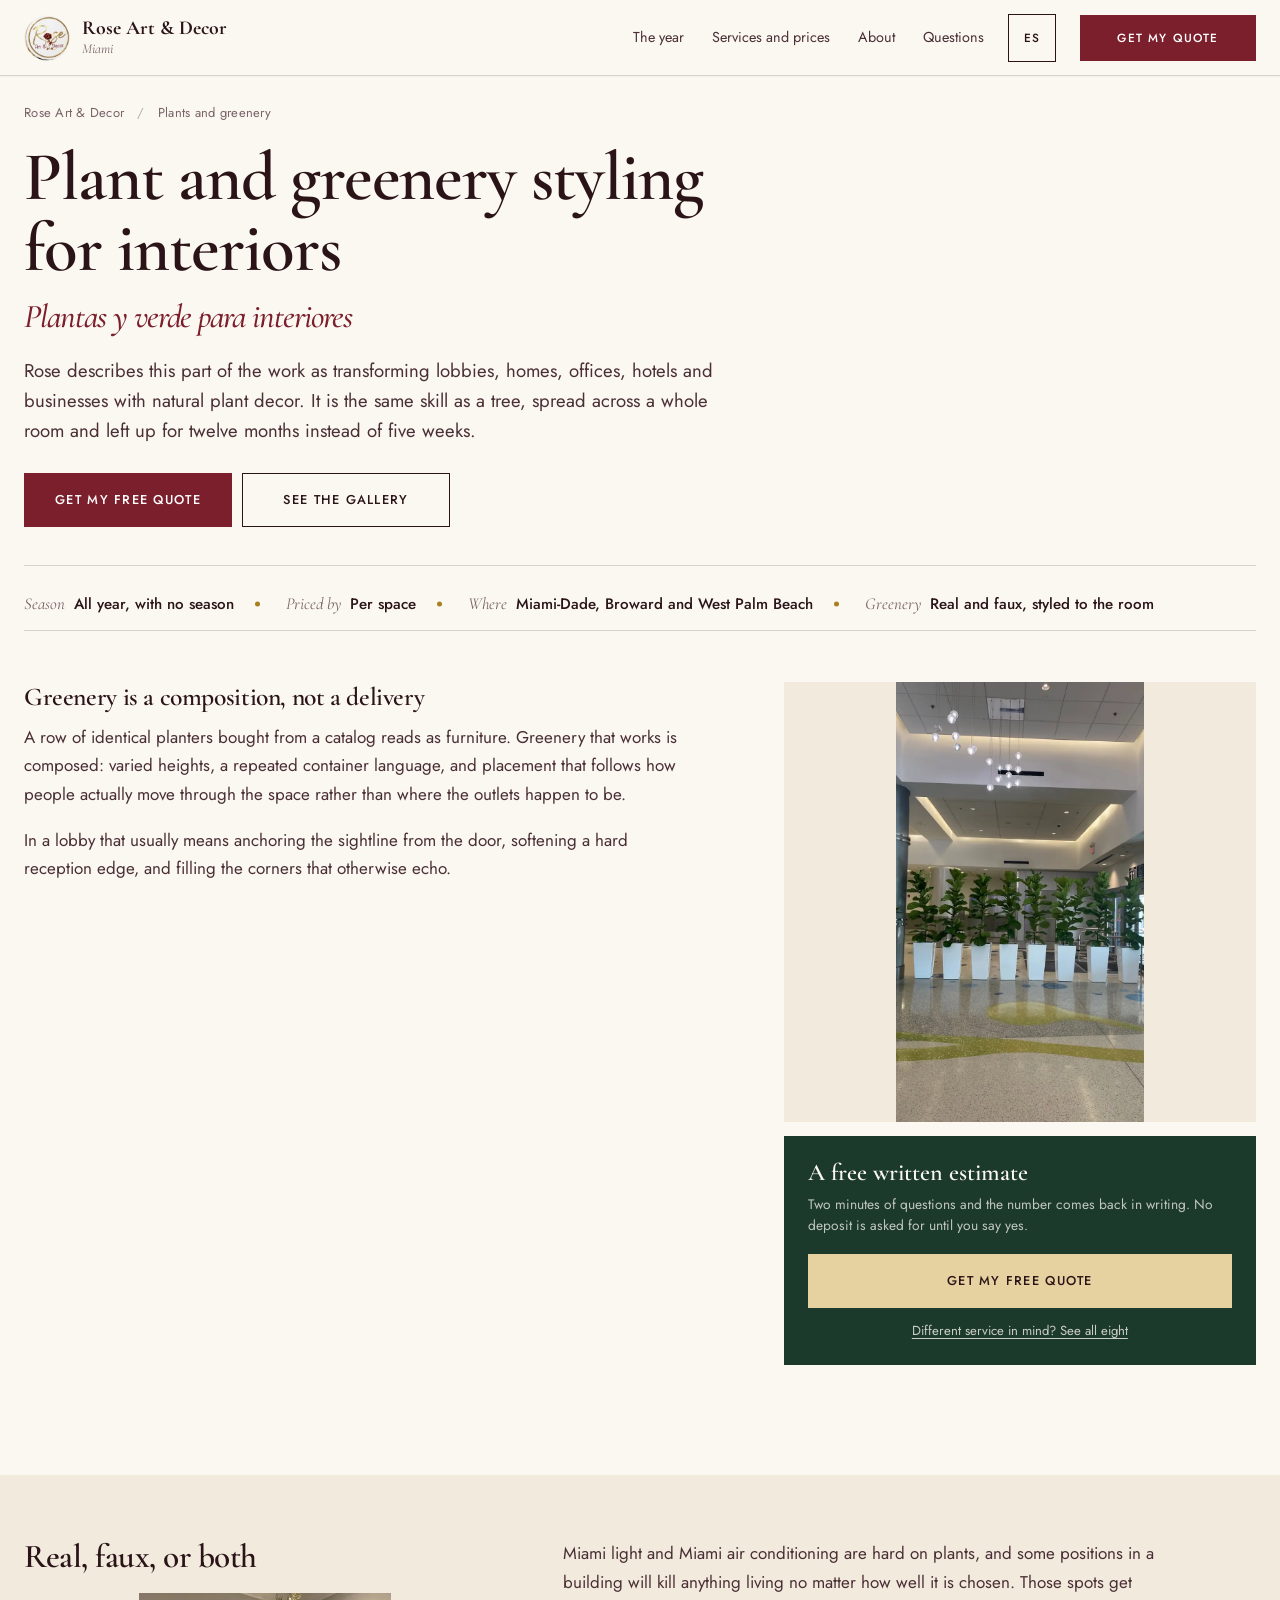
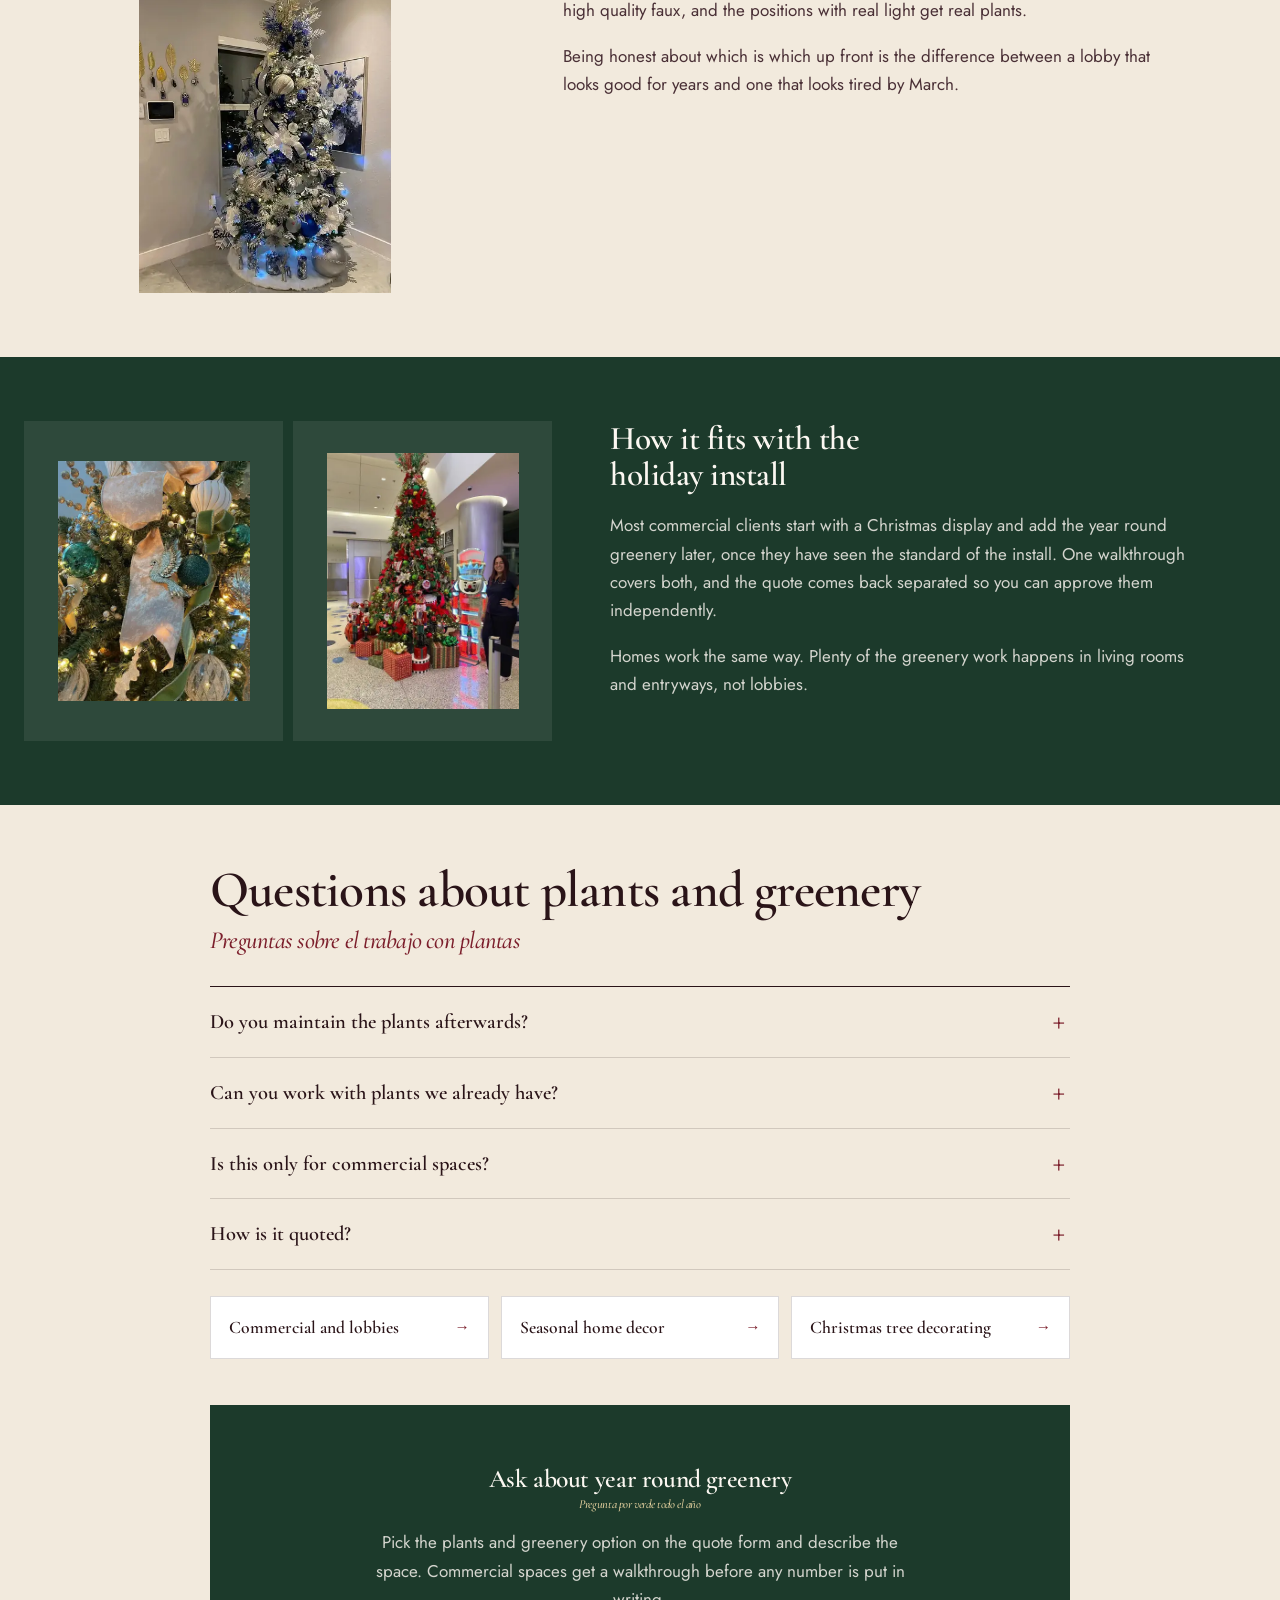
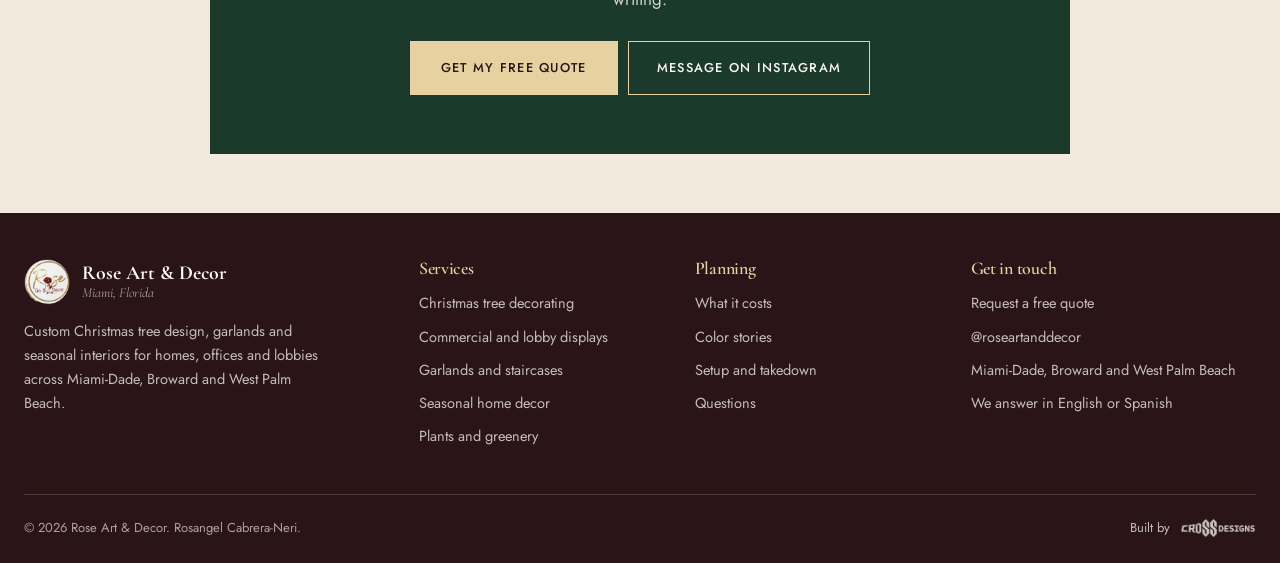
<file: office-plant-and-lobby-decor-miami/index.html>
<!DOCTYPE html>
<html lang="en"
      data-title-en="Office &amp; Lobby Plant Styling in Miami | Rose Art &amp; Decor"
      data-title-es="Plantas para Oficinas y Lobbies en Miami | Rose Art &amp; Decor"
      data-desc-en="Greenery and plant styling for Miami lobbies, offices, hotels and homes. The year round version of the same design eye that builds the Christmas displays."
      data-desc-es="Verde y plantas para lobbies, oficinas, hoteles y casas en Miami. La versión de todo el año del mismo ojo de diseño que arma los montajes navideños.">
<head>
<meta charset="utf-8">
<meta name="viewport" content="width=device-width,initial-scale=1,viewport-fit=cover">
<title>Office &amp; Lobby Plant Styling in Miami | Rose Art &amp; Decor</title>
<meta name="description" content="Greenery and plant styling for Miami lobbies, offices, hotels and homes. The year round version of the same design eye that builds the Christmas displays.">
<link rel="canonical" href="https://crossfiber.github.io/rose-art-decor/office-plant-and-lobby-decor-miami/">
<meta name="theme-color" content="#7C1F2C">
<meta name="robots" content="index,follow,max-image-preview:large">
<meta name="geo.region" content="US-FL">
<meta name="geo.placename" content="Miami">
<meta name="geo.position" content="25.7617;-80.1918">
<meta name="ICBM" content="25.7617, -80.1918">
<meta property="og:type" content="article">
<meta property="og:site_name" content="Rose Art &amp; Decor">
<meta property="og:title" content="Office &amp; Lobby Plant Styling in Miami | Rose Art &amp; Decor">
<meta property="og:description" content="Greenery and plant styling for Miami lobbies, offices, hotels and homes. The year round version of the same design eye that builds the Christmas displays.">
<meta property="og:url" content="https://crossfiber.github.io/rose-art-decor/office-plant-and-lobby-decor-miami/">
<meta property="og:image" content="https://crossfiber.github.io/rose-art-decor/assets/og-image.jpg">
<meta property="og:image:width" content="1200">
<meta property="og:image:height" content="630">
<meta property="og:image:alt" content="A red and gold Christmas tree designed and installed by Rose Art and Decor in a Miami living room">
<meta property="og:locale" content="en_US">
<meta property="og:locale:alternate" content="es_US">
<meta name="twitter:card" content="summary_large_image">
<meta name="twitter:title" content="Office &amp; Lobby Plant Styling in Miami | Rose Art &amp; Decor">
<meta name="twitter:description" content="Greenery and plant styling for Miami lobbies, offices, hotels and homes. The year round version of the same design eye that builds the Christmas displays.">
<meta name="twitter:image" content="https://crossfiber.github.io/rose-art-decor/assets/og-image.jpg">
<link rel="icon" href="../assets/favicon.ico" sizes="any">
<link rel="apple-touch-icon" href="../assets/apple-touch-icon.png">
<link rel="preconnect" href="https://fonts.googleapis.com">
<link rel="preconnect" href="https://fonts.gstatic.com" crossorigin>
<link rel="stylesheet" href="https://fonts.googleapis.com/css2?family=Cormorant+Garamond:ital,wght@0,500;0,600;0,700;1,500;1,600&family=Jost:wght@300;400;500;600&display=swap">
<link rel="stylesheet" href="../assets/site.css?v=20260915a">
<script type="application/ld+json">
{
  "@context": "https://schema.org",
  "@graph": [
    {
      "@type": "Service",
      "name": "Plant and greenery styling for interiors",
      "description": "Greenery and plant styling for Miami lobbies, offices, hotels and homes. The year round version of the same design eye that builds the Christmas displays.",
      "serviceType": "Plants and greenery",
      "url": "https://crossfiber.github.io/rose-art-decor/office-plant-and-lobby-decor-miami/",
      "image": "https://crossfiber.github.io/rose-art-decor/assets/commercial-lobby-plants-lg.webp",
      "areaServed": [
        {
          "@type": "City",
          "name": "Miami"
        },
        {
          "@type": "City",
          "name": "Homestead"
        },
        {
          "@type": "AdministrativeArea",
          "name": "Miami-Dade County"
        },
        {
          "@type": "AdministrativeArea",
          "name": "Broward County"
        },
        {
          "@type": "City",
          "name": "West Palm Beach"
        },
        {
          "@type": "AdministrativeArea",
          "name": "Palm Beach County"
        }
      ],
      "availableLanguage": [
        "en",
        "es"
      ],
      "provider": {
        "@type": "LocalBusiness",
        "@id": "https://crossfiber.github.io/rose-art-decor/#business",
        "name": "Rose Art & Decor",
        "url": "https://crossfiber.github.io/rose-art-decor/",
        "sameAs": [
          "https://www.instagram.com/roseartanddecor/"
        ],
        "address": {
          "@type": "PostalAddress",
          "addressLocality": "Miami",
          "addressRegion": "FL",
          "addressCountry": "US"
        }
      }
    },
    {
      "@type": "BreadcrumbList",
      "itemListElement": [
        {
          "@type": "ListItem",
          "position": 1,
          "name": "Rose Art & Decor",
          "item": "https://crossfiber.github.io/rose-art-decor/"
        },
        {
          "@type": "ListItem",
          "position": 2,
          "name": "Plants and greenery",
          "item": "https://crossfiber.github.io/rose-art-decor/office-plant-and-lobby-decor-miami/"
        }
      ]
    },
    {
      "@type": "FAQPage",
      "mainEntity": [
        {
          "@type": "Question",
          "name": "Do you maintain the plants afterwards?",
          "acceptedAnswer": {
            "@type": "Answer",
            "text": "Ask in the notes on the quote form. Maintenance is scoped separately from the install and depends on the size of the space and how much of it is living rather than faux."
          }
        },
        {
          "@type": "Question",
          "name": "Can you work with plants we already have?",
          "acceptedAnswer": {
            "@type": "Answer",
            "text": "Yes, and it is worth doing. Existing plants in the wrong containers or the wrong positions are the cheapest thing in a space to fix."
          }
        },
        {
          "@type": "Question",
          "name": "Is this only for commercial spaces?",
          "acceptedAnswer": {
            "@type": "Answer",
            "text": "No. Homes get the same treatment, usually in entryways, living rooms and outdoor transitions."
          }
        },
        {
          "@type": "Question",
          "name": "How is it quoted?",
          "acceptedAnswer": {
            "@type": "Answer",
            "text": "Per space, after a walkthrough, the same as commercial holiday work. The walkthrough is what makes the number real."
          }
        }
      ]
    }
  ]
}
</script>
</head>
<body>

<a class="skip-link" href="#main" data-en="Skip to content" data-es="Ir al contenido">Skip to content</a>
<header class="nav">
  <div class="wrap">
    <a class="brand" href="../" aria-label="Rose Art and Decor, home">
      <img src="../assets/logo-rose-art-decor.png" width="44" height="44" alt="Rose Art and Decor logo">
      <span class="brand-txt"><b>Rose Art &amp; Decor</b><span>Miami</span></span>
    </a>
    <nav class="nav-links">
      <a href="../#year" data-en="The year" data-es="El año">The year</a>
      <a href="../#services" data-en="Services and prices" data-es="Servicios y precios">Services and prices</a>
      <a href="../#about" data-en="About" data-es="Nosotras">About</a>
      <a href="../#faq" data-en="Questions" data-es="Preguntas">Questions</a>
    </nav>
    <button type="button" class="lang-sw" data-set="es" aria-label="Cambiar a español">ES</button>
    <a class="btn btn-primary nav-cta" href="../#quote" data-en="Get my quote" data-es="Pedir mi cotización">Get my quote</a>
    <button class="hamburger" id="hamburger" aria-label="Open menu" aria-expanded="false" aria-controls="navDrawer">
      <i></i><i></i><i></i>
    </button>
  </div>
</header>

<div class="overlay" id="navOverlay"></div>
<aside class="drawer" id="navDrawer" aria-hidden="true" aria-label="Menu">
  <div class="drawer-top">
    <span class="brand"><img src="../assets/logo-rose-art-decor.png" width="44" height="44" alt=""><span class="brand-txt"><b>Rose Art &amp; Decor</b><span>Miami</span></span></span>
    <button class="drawer-close" id="drawerClose" aria-label="Close menu">&times;</button>
  </div>
  <nav>
    <a href="../#year"><span data-en="The year" data-es="El año">The year</span></a>
    <a href="../#services"><span data-en="Services and prices" data-es="Servicios y precios">Services and prices</span></a>
    <a href="../#about"><span data-en="About" data-es="Nosotras">About</span></a>
    <a href="../#faq"><span data-en="Questions" data-es="Preguntas">Questions</span></a>
  </nav>
  <p class="drawer-note" data-en="Rose, Emi and Rebe. Miami-Dade, Broward and West Palm Beach, in English or Spanish." data-es="Rose, Emi y Rebe. Miami-Dade, Broward y West Palm Beach, en inglés o español.">Rose, Emi and Rebe. Miami-Dade, Broward and West Palm Beach, in English or Spanish.</p>
  <div class="drawer-foot">
    <a class="btn btn-primary" href="../#quote" data-en="Get my quote" data-es="Pedir mi cotización">Get my quote</a>
    <a class="btn btn-ghost" href="https://www.instagram.com/roseartanddecor/" target="_blank" rel="noopener">
      <span data-en="Message on Instagram" data-es="Escribir por Instagram">Message on Instagram</span>
    </a>
  </div>
</aside>

<main id="main" tabindex="-1">
<div class="wrap crumb">
  <a href="../" data-en="Rose Art &amp; Decor" data-es="Rose Art &amp; Decor">Rose Art &amp; Decor</a>
  <i>/</i>
  <span data-en="Plants and greenery" data-es="Plantas y verde">Plants and greenery</span>
</div>

<section class="page-hero">
  <div class="wrap">
    <h1>
      <span data-en="Plant and greenery styling for interiors" data-es="Plantas y verde para interiores">Plant and greenery styling for interiors</span>
      <span class="sub-es" data-en="Plantas y verde para interiores" data-es="Plant and greenery styling for interiors">Plantas y verde para interiores</span>
    </h1>
    <p class="lede" data-en="Rose describes this part of the work as transforming lobbies, homes, offices, hotels and businesses with natural plant decor. It is the same skill as a tree, spread across a whole room and left up for twelve months instead of five weeks." data-es="Rose describe este trabajo como transformar lobbies, casas, oficinas, hoteles y negocios con plantas. Es la misma habilidad que un árbol, repartida en toda una sala y montada doce meses en vez de cinco semanas.">Rose describes this part of the work as transforming lobbies, homes, offices, hotels and businesses with natural plant decor. It is the same skill as a tree, spread across a whole room and left up for twelve months instead of five weeks.</p>
    <div class="btn-row">
      <a class="btn btn-primary" href="../#quote" data-want="Plants and greenery styling" data-en="Get my free quote" data-es="Pedir mi cotización gratis">Get my free quote</a>
      <a class="btn btn-ghost" href="../christmas-tree-color-themes/" data-en="See the gallery" data-es="Ver la galería">See the gallery</a>
    </div>
    <div class="facts">
      <div class="fact"><i data-en="Season" data-es="Temporada">Season</i><b data-en="All year, with no season" data-es="Todo el año, sin temporada">All year, with no season</b></div>
      <div class="fact"><i data-en="Priced by" data-es="Se cotiza por">Priced by</i><b data-en="Per space" data-es="Por espacio">Per space</b></div>
      <div class="fact"><i data-en="Where" data-es="Dónde">Where</i><b data-en="Miami-Dade, Broward and West Palm Beach" data-es="Miami-Dade, Broward y West Palm Beach">Miami-Dade, Broward and West Palm Beach</b></div>
      <div class="fact"><i data-en="Greenery" data-es="Verde">Greenery</i><b data-en="Real and faux, styled to the room" data-es="Natural y artificial, por espacio">Real and faux, styled to the room</b></div>
    </div>
  </div>
</section>

<section style="padding-top:0">
  <div class="wrap">
    <div class="body-grid">
      <div class="prose">
      <h3><span data-en="Greenery is a composition, not a delivery" data-es="El verde es una composición, no una entrega">Greenery is a composition, not a delivery</span></h3>
        <p data-en="A row of identical planters bought from a catalog reads as furniture. Greenery that works is composed: varied heights, a repeated container language, and placement that follows how people actually move through the space rather than where the outlets happen to be." data-es="Una fila de maceteros idénticos de catálogo se lee como mobiliario. El verde que funciona está compuesto: alturas variadas, contenedores con un lenguaje común, y una ubicación que sigue cómo se mueve la gente por el espacio, no dónde quedaron los tomacorrientes.">A row of identical planters bought from a catalog reads as furniture. Greenery that works is composed: varied heights, a repeated container language, and placement that follows how people actually move through the space rather than where the outlets happen to be.</p>
        <p data-en="In a lobby that usually means anchoring the sightline from the door, softening a hard reception edge, and filling the corners that otherwise echo." data-es="En un lobby eso normalmente significa anclar la vista desde la puerta, suavizar el borde duro de la recepción y llenar las esquinas que si no hacen eco.">In a lobby that usually means anchoring the sightline from the door, softening a hard reception edge, and filling the corners that otherwise echo.</p>
      </div>
      <aside class="side">
        <div class="plate"><img src="../assets/commercial-lobby-plants-md.webp" srcset="../assets/commercial-lobby-plants-sm.webp 420w, ../assets/commercial-lobby-plants-md.webp 720w, ../assets/commercial-lobby-plants-lg.webp 1000w" sizes="(max-width:940px) 70vw, 34vw" width="720" height="1280" fetchpriority="high" decoding="async" alt="Row of tall planters styling a modern commercial lobby in Miami"></div>
        <div class="side-card">
          <span class="sc-t" data-en="A free written estimate" data-es="Cotización escrita gratis">A free written estimate</span>
          <span class="sc-m" data-en="Two minutes of questions and the number comes back in writing. No deposit is asked for until you say yes." data-es="Dos minutos de preguntas y el número te llega por escrito. No se pide depósito hasta que digas que sí.">Two minutes of questions and the number comes back in writing. No deposit is asked for until you say yes.</span>
          <a class="btn btn-gold" href="../#quote" data-want="Plants and greenery styling" data-en="Get my free quote" data-es="Pedir mi cotización gratis">Get my free quote</a>
          <a class="sc-all" href="../#services" data-en="Different service in mind? See all eight" data-es="¿Otro servicio en mente? Ver los ocho">Different service in mind? See all eight</a>
        </div>
      </aside>
    </div>
  </div>
</section>
<section class="brk bg-cream2">
  <div class="wrap brk-grid">
    <div class="brk-lead">
      <h3><span data-en="Real, faux, or both" data-es="Natural o artificial">Real, faux, or both</span></h3>
      <div class="plate"><img src="../assets/tree-blue-silver-room-md.webp" srcset="../assets/tree-blue-silver-room-sm.webp 420w, ../assets/tree-blue-silver-room-md.webp 720w" sizes="(max-width:900px) 92vw, 30vw" width="720" height="856" loading="lazy" decoding="async" alt="A styled Miami interior where greenery and decor share one palette"></div>
    </div>
    <div class="brk-copy">
        <p data-en="Miami light and Miami air conditioning are hard on plants, and some positions in a building will kill anything living no matter how well it is chosen. Those spots get high quality faux, and the positions with real light get real plants." data-es="La luz y el aire acondicionado de Miami son duros con las plantas, y algunos puntos de un edificio matan cualquier cosa viva por bien elegida que esté. Esos llevan artificial de calidad, y los puntos con luz real llevan plantas reales.">Miami light and Miami air conditioning are hard on plants, and some positions in a building will kill anything living no matter how well it is chosen. Those spots get high quality faux, and the positions with real light get real plants.</p>
        <p data-en="Being honest about which is which up front is the difference between a lobby that looks good for years and one that looks tired by March." data-es="Ser honestos sobre cuál es cuál desde el principio es la diferencia entre un lobby que se ve bien por años y uno que se ve cansado en marzo.">Being honest about which is which up front is the difference between a lobby that looks good for years and one that looks tired by March.</p>
    </div>
  </div>
</section>
<section class="brk bg-pine">
  <div class="wrap brk-grid brk-flip">
    <div class="brk-pair">
      <div class="plate"><img src="../assets/detail-gold-green-ribbon-md.webp" srcset="../assets/detail-gold-green-ribbon-sm.webp 420w, ../assets/detail-gold-green-ribbon-md.webp 720w" sizes="(max-width:900px) 46vw, 15vw" width="720" height="900" loading="lazy" decoding="async" alt="Foliage picks and ribbon, the same material language used in planting"></div>
      <div class="plate"><img src="../assets/commercial-lobby-red-tree-md.webp" srcset="../assets/commercial-lobby-red-tree-sm.webp 420w, ../assets/commercial-lobby-red-tree-md.webp 720w" sizes="(max-width:900px) 46vw, 15vw" width="720" height="960" loading="lazy" decoding="async" alt="The holiday display in the same commercial space, styled by the same team"></div>
    </div>
    <div class="brk-copy">
      <h3><span data-en="How it fits with the holiday install" data-es="Cómo se une al montaje navideño">How it fits with the holiday install</span></h3>
        <p data-en="Most commercial clients start with a Christmas display and add the year round greenery later, once they have seen the standard of the install. One walkthrough covers both, and the quote comes back separated so you can approve them independently." data-es="La mayoría de los clientes comerciales empiezan con un montaje de Navidad y suman el verde de todo el año después, ya vista la instalación. Una sola visita puede cubrir ambas cosas, y la cotización regresa separada para que apruebes cada una por su lado.">Most commercial clients start with a Christmas display and add the year round greenery later, once they have seen the standard of the install. One walkthrough covers both, and the quote comes back separated so you can approve them independently.</p>
        <p data-en="Homes work the same way. Plenty of the greenery work happens in living rooms and entryways, not lobbies." data-es="Las casas funcionan igual. Buena parte del trabajo de verde ocurre en salas y recibidores, no en lobbies.">Homes work the same way. Plenty of the greenery work happens in living rooms and entryways, not lobbies.</p>
    </div>
  </div>
</section>


<section class="bg-cream2">
  <div class="wrap-narrow">
    <div class="sec-head" style="max-width:100%">
      <h2>
        <span data-en="Questions about plants and greenery" data-es="Preguntas sobre el trabajo con plantas">Questions about plants and greenery</span>
        <span class="sub-es" data-en="Preguntas sobre el trabajo con plantas" data-es="Questions about plants and greenery">Preguntas sobre el trabajo con plantas</span>
      </h2>
    </div>
    <div class="acc">
      <div class="acc-item">
        <button class="acc-head" aria-expanded="false" data-en="Do you maintain the plants afterwards?" data-es="¿Dan mantenimiento a las plantas después?">Do you maintain the plants afterwards?</button>
        <div class="acc-body"><div class="acc-body-inner" data-en="Ask in the notes on the quote form. Maintenance is scoped separately from the install and depends on the size of the space and how much of it is living rather than faux." data-es="Pregunta en las notas del formulario. El mantenimiento se cotiza aparte de la instalación y depende del tamaño del espacio y de cuánto sea natural en vez de artificial.">Ask in the notes on the quote form. Maintenance is scoped separately from the install and depends on the size of the space and how much of it is living rather than faux.</div></div>
      </div>
      <div class="acc-item">
        <button class="acc-head" aria-expanded="false" data-en="Can you work with plants we already have?" data-es="¿Trabajan con plantas que ya tenemos?">Can you work with plants we already have?</button>
        <div class="acc-body"><div class="acc-body-inner" data-en="Yes, and it is worth doing. Existing plants in the wrong containers or the wrong positions are the cheapest thing in a space to fix." data-es="Sí, y vale la pena. Las plantas que ya existen en contenedores o posiciones equivocadas son lo más barato de arreglar en un espacio.">Yes, and it is worth doing. Existing plants in the wrong containers or the wrong positions are the cheapest thing in a space to fix.</div></div>
      </div>
      <div class="acc-item">
        <button class="acc-head" aria-expanded="false" data-en="Is this only for commercial spaces?" data-es="¿Esto es solo para espacios comerciales?">Is this only for commercial spaces?</button>
        <div class="acc-body"><div class="acc-body-inner" data-en="No. Homes get the same treatment, usually in entryways, living rooms and outdoor transitions." data-es="No. Las casas reciben el mismo tratamiento, normalmente en recibidores, salas y transiciones al exterior.">No. Homes get the same treatment, usually in entryways, living rooms and outdoor transitions.</div></div>
      </div>
      <div class="acc-item">
        <button class="acc-head" aria-expanded="false" data-en="How is it quoted?" data-es="¿Cómo se cotiza?">How is it quoted?</button>
        <div class="acc-body"><div class="acc-body-inner" data-en="Per space, after a walkthrough, the same as commercial holiday work. The walkthrough is what makes the number real." data-es="Por espacio, tras una visita, igual que el trabajo navideño comercial. La visita es lo que hace real el número.">Per space, after a walkthrough, the same as commercial holiday work. The walkthrough is what makes the number real.</div></div>
      </div>
    </div>

    <div class="related">
      <a href="../commercial-christmas-decorating-miami/"><span data-en="Commercial and lobbies" data-es="Comercial y lobbies">Commercial and lobbies</span></a>
      <a href="../holiday-home-decorating-miami/"><span data-en="Seasonal home decor" data-es="Decoración de temporada">Seasonal home decor</span></a>
      <a href="../christmas-tree-decorating-miami/"><span data-en="Christmas tree decorating" data-es="Decoración de árboles">Christmas tree decorating</span></a>
    </div>

    <div class="band" style="margin-top:46px">
      <h3>
        <span data-en="Ask about year round greenery" data-es="Pregunta por verde todo el año">Ask about year round greenery</span>
        <span class="sub-es" data-en="Pregunta por verde todo el año" data-es="Ask about year round greenery">Pregunta por verde todo el año</span>
      </h3>
      <p data-en="Pick the plants and greenery option on the quote form and describe the space. Commercial spaces get a walkthrough before any number is put in writing." data-es="Elige la opción de plantas y verde en el formulario y describe el espacio. Lo comercial siempre recibe una visita antes de poner un número por escrito.">Pick the plants and greenery option on the quote form and describe the space. Commercial spaces get a walkthrough before any number is put in writing.</p>
      <div class="btn-row">
        <a class="btn btn-gold" href="../#quote" data-want="Plants and greenery styling" data-en="Get my free quote" data-es="Pedir mi cotización gratis">Get my free quote</a>
        <a class="btn btn-ghost" href="https://www.instagram.com/roseartanddecor/" target="_blank" rel="noopener">
          <span data-en="Message on Instagram" data-es="Escribir por Instagram">Message on Instagram</span>
        </a>
      </div>
    </div>
  </div>
</section>
</main>

<footer class="foot">
  <div class="wrap">
    <div class="foot-grid">
      <div>
        <a class="brand" href="../" style="margin-bottom:14px">
          <img src="../assets/logo-rose-art-decor.png" width="44" height="44" alt="" loading="lazy">
          <span class="brand-txt"><b>Rose Art &amp; Decor</b><span>Miami, Florida</span></span>
        </a>
        <p style="max-width:34ch" data-en="Custom Christmas tree design, garlands and seasonal interiors for homes, offices and lobbies across Miami-Dade, Broward and West Palm Beach."
                                  data-es="Diseño de árboles de Navidad a la medida, guirnaldas e interiores de temporada para casas, oficinas y lobbies en Miami-Dade, Broward y West Palm Beach.">
          Custom Christmas tree design, garlands and seasonal interiors for homes, offices and lobbies across Miami-Dade, Broward and West Palm Beach.
        </p>
      </div>
      <div>
        <h4 data-en="Services" data-es="Servicios">Services</h4>
        <ul>
          <li><a href="../christmas-tree-decorating-miami/" data-en="Christmas tree decorating" data-es="Decoración de árboles">Christmas tree decorating</a></li>
          <li><a href="../commercial-christmas-decorating-miami/" data-en="Commercial and lobby displays" data-es="Comercial y lobbies">Commercial and lobby displays</a></li>
          <li><a href="../garland-and-staircase-decorating-miami/" data-en="Garlands and staircases" data-es="Guirnaldas y escaleras">Garlands and staircases</a></li>
          <li><a href="../holiday-home-decorating-miami/" data-en="Seasonal home decor" data-es="Decoración de temporada">Seasonal home decor</a></li>
          <li><a href="../office-plant-and-lobby-decor-miami/" data-en="Plants and greenery" data-es="Plantas y verde">Plants and greenery</a></li>
        </ul>
      </div>
      <div>
        <h4 data-en="Planning" data-es="Planificación">Planning</h4>
        <ul>
          <li><a href="../christmas-tree-decorating-cost-miami/" data-en="What it costs" data-es="Cuánto cuesta">What it costs</a></li>
          <li><a href="../christmas-tree-color-themes/" data-en="Color stories" data-es="Paletas de color">Color stories</a></li>
          <li><a href="../christmas-tree-installation-and-takedown-miami/" data-en="Setup and takedown" data-es="Montaje y desmontaje">Setup and takedown</a></li>
          <li><a href="../#faq" data-en="Questions" data-es="Preguntas">Questions</a></li>
        </ul>
      </div>
      <div>
        <h4 data-en="Get in touch" data-es="Contacto">Get in touch</h4>
        <address>
          <a href="../#quote" data-en="Request a free quote" data-es="Pedir cotización gratis">Request a free quote</a>
          <a href="https://www.instagram.com/roseartanddecor/" target="_blank" rel="noopener"> @roseartanddecor</a>
          <span data-en="Miami-Dade, Broward and West Palm Beach" data-es="Miami-Dade, Broward y West Palm Beach">Miami-Dade, Broward and West Palm Beach</span>
          <span data-en="We answer in English or Spanish" data-es="Respondemos en inglés o español">We answer in English or Spanish</span>
        </address>
      </div>
    </div>
    <div class="foot-bot">
      <span>&copy; <span data-year></span> Rose Art &amp; Decor. Rosangel Cabrera-Neri.</span>
      <a class="built-by" href="https://crossdesigned.com" target="_blank" rel="noopener" aria-label="Website built by Cross Designs">
        <span data-en="Built by" data-es="Sitio por">Built by</span>
        <img src="../assets/cross-designs.png" alt="Cross Designs" width="330" height="87" loading="lazy">
      </a>
    </div>
  </div>
</footer>

<script src="../assets/site.js?v=20260915a"></script>
</body>
</html>
</file>
<file: assets/site.css>
/* ==========================================================================
   Rose Art & Decor / site.css  (revision 3, 2026-09-09)
   Ivory ground, one ink, burgundy only on pressable things.
   Shapes: rectangle = pressable, plate = photograph, hairline = information.
   No pills, no eyebrows, no cropped trees. Palette from the client's logo.
   ========================================================================== */

:root{
  --ink:#2A1418;
  --ink-soft:#4A3036;
  --muted:#7A6469;
  --burgundy:#7C1F2C;
  --burgundy-deep:#5A1420;
  --gold:#A8801F;
  --gold-bright:#C8A24A;
  --gold-light:#E6D2A0;
  --pine:#1C3A2B;
  --cream:#FBF7F1;
  --cream-2:#F2EADD;
  --paper:#FFFFFF;
  --line:rgba(42,20,24,.16);
  --line-soft:rgba(42,20,24,.09);
  --nav-h:76px;
  --serif:"Cormorant Garamond",Georgia,"Times New Roman",serif;
  --sans:"Jost","Helvetica Neue",Arial,sans-serif;
  --maxw:1280px;
  --gut:3px;
}

*,*::before,*::after{box-sizing:border-box;}
html{-webkit-text-size-adjust:100%;scroll-behavior:smooth;scroll-padding-top:calc(var(--nav-h) + 20px);}
@media (prefers-reduced-motion:reduce){
  html{scroll-behavior:auto;}
  *,*::before,*::after{animation-duration:.001ms!important;transition-duration:.001ms!important;}
}
body{
  margin:0;background:var(--cream);color:var(--ink);
  font-family:var(--sans);font-size:17px;line-height:1.66;font-weight:400;
  -webkit-font-smoothing:antialiased;overflow-x:hidden;
}
img{max-width:100%;display:block;}
a{color:inherit;}
button{font-family:inherit;}
:focus-visible{outline:2px solid var(--burgundy);outline-offset:3px;}
.skip-link{position:absolute;left:-9999px;top:0;z-index:9999;background:var(--ink);color:#fff;padding:12px 18px;font-weight:500;text-decoration:none;}
.skip-link:focus{left:0;}

h1,h2,h3,h4{font-family:var(--serif);font-weight:600;line-height:1.04;letter-spacing:-.015em;margin:0;color:var(--ink);}
h1{font-size:clamp(2.6rem,5.4vw,4.4rem);}
h2{font-size:clamp(2rem,4vw,3.2rem);}
h3{font-size:clamp(1.3rem,2vw,1.7rem);line-height:1.14;}
p{margin:0 0 1.05em;}
.lede{font-size:clamp(1.04rem,1.45vw,1.19rem);color:var(--ink-soft);line-height:1.62;}

/* the one voice device: the Spanish line under a heading, serif italic */
.sub-es{
  display:block;font-family:var(--serif);font-style:italic;font-weight:500;
  color:var(--burgundy);font-size:.48em;line-height:1.2;margin-top:.34em;
}

/* ---- layout -------------------------------------------------------------- */
.wrap{width:min(100% - 48px,var(--maxw));margin-inline:auto;}
.wrap-narrow{width:min(100% - 48px,860px);margin-inline:auto;}
.wrap>*,.wrap-narrow>*{min-width:0;}
section{padding:clamp(44px,4.6vw,72px) 0;position:relative;}
.sec-head{max-width:730px;margin-bottom:clamp(22px,2.4vw,34px);}
.sec-head .lede{margin-top:16px;}
.bg-cream2{background:var(--cream-2);}
.bg-pine{background:var(--pine);color:var(--cream);}
.bg-pine h2,.bg-pine h3{color:var(--cream);}
.bg-pine .lede{color:rgba(251,247,241,.8);}
.bg-pine .sub-es{color:var(--gold-light);}

/* ---- photograph plates: the picture at its own ratio, never cropped ----- */
.plate{background:var(--cream-2);display:flex;align-items:center;justify-content:center;overflow:hidden;min-width:0;width:100%;}
.plate img{width:auto;height:auto;max-width:100%;max-height:100%;}
.plate.ph{
  color:var(--muted);font-size:.8rem;line-height:1.4;text-align:center;padding:16px;
  background:repeating-linear-gradient(135deg,var(--cream-2) 0 12px,#EAE1D2 12px 24px);
}

/* ---- buttons: rectangles, small caps, the Poppa Wahoo control language --- */
.btn{
  display:inline-flex;align-items:center;justify-content:center;
  font-family:var(--sans);font-size:.8rem;font-weight:500;letter-spacing:.1em;text-transform:uppercase;
  padding:0 28px;border:1px solid transparent;cursor:pointer;border-radius:0;
  text-decoration:none;transition:background .18s ease,color .18s ease,border-color .18s ease,transform .15s ease;
  min-height:54px;min-width:13rem;text-align:center;
}
.btn:hover{transform:translateY(-2px);}
.btn-primary{background:var(--burgundy);color:#fff;}
.btn-primary:hover{background:var(--burgundy-deep);}
.btn-gold{background:var(--gold-light);color:var(--ink);}
.btn-gold:hover{background:#fff;}
.btn-ghost{border-color:var(--ink);color:var(--ink);background:transparent;}
.btn-ghost:hover{background:var(--ink);color:var(--cream);}
.bg-pine .btn-ghost,.band .btn-ghost{border-color:var(--gold-light);color:var(--cream);}
.bg-pine .btn-ghost:hover,.band .btn-ghost:hover{background:var(--gold-light);color:var(--ink);}
.btn-row{display:flex;flex-wrap:wrap;gap:10px;margin-top:28px;}

/* ---- nav ----------------------------------------------------------------- */
.nav{
  position:fixed;inset:0 0 auto 0;height:var(--nav-h);z-index:60;
  display:flex;align-items:center;background:var(--cream);
  border-bottom:1px solid var(--line);box-shadow:0 1px 0 rgba(42,20,24,.03);
}
.nav .wrap{display:flex;align-items:center;gap:24px;}
.brand{display:flex;align-items:center;gap:12px;text-decoration:none;margin-right:auto;flex-shrink:0;}
.brand img{width:46px;height:46px;border-radius:50%;}
.brand-txt{display:flex;flex-direction:column;line-height:1;}
.brand-txt b{font-family:var(--serif);font-size:1.24rem;font-weight:700;}
.brand-txt span{font-family:var(--serif);font-style:italic;font-size:.86rem;color:var(--muted);margin-top:3px;}
.nav-links{display:flex;align-items:center;gap:28px;}
.nav-links a{
  text-decoration:none;font-size:.9rem;color:var(--ink-soft);
  position:relative;padding:8px 0;transition:color .18s ease;min-width:0;
}
.nav-links a::after{content:"";position:absolute;left:0;right:100%;bottom:2px;height:1px;background:var(--burgundy);transition:right .26s ease;}
.nav-links a:hover{color:var(--ink);}
.nav-links a:hover::after{right:0;}

/* the language switch: a square that pairs with the hamburger, ES in English mode, EN in Spanish */
.lang-sw{
  width:48px;height:48px;border:1px solid var(--ink);background:transparent;cursor:pointer;padding:0;border-radius:0;
  font-family:var(--sans);font-size:.74rem;font-weight:500;letter-spacing:.12em;color:var(--ink);flex-shrink:0;
  display:inline-flex;align-items:center;justify-content:center;transition:background .18s ease,color .18s ease;
}
.lang-sw:hover{background:var(--ink);color:var(--cream);}
.nav-cta{min-height:46px;min-width:11rem;padding:0 22px;font-size:.74rem;}

.hamburger{
  display:none;width:48px;height:48px;border:1px solid var(--ink);border-radius:0;
  background:transparent;cursor:pointer;padding:0;align-items:center;justify-content:center;flex-direction:column;gap:5px;
}
.hamburger i{display:block;width:20px;height:1.5px;background:var(--ink);}

/* ---- drawer -------------------------------------------------------------- */
.overlay{position:fixed;inset:0;background:rgba(42,20,24,.55);opacity:0;pointer-events:none;transition:opacity .3s ease;z-index:70;}
.overlay.open{opacity:1;pointer-events:auto;}
.drawer{
  position:fixed;top:0;right:0;bottom:0;visibility:hidden;width:min(90vw,390px);height:100dvh;z-index:80;
  background:var(--cream);border-left:1px solid var(--ink);
  transform:translateX(102%);transition:transform .32s cubic-bezier(.4,0,.2,1),visibility 0s .32s;
  display:flex;flex-direction:column;padding:20px 24px max(24px,env(safe-area-inset-bottom));overflow-y:auto;
}
.drawer.open{transform:translateX(0);visibility:visible;transition:transform .32s cubic-bezier(.4,0,.2,1);}
.drawer-top{display:flex;align-items:center;justify-content:space-between;margin-bottom:22px;}
.drawer-top .brand{margin-right:0;}
.drawer-top .brand img{width:40px;height:40px;}
.drawer-close{width:48px;height:48px;border:1px solid var(--ink);border-radius:0;background:transparent;cursor:pointer;font-size:1.3rem;color:var(--ink);font-family:var(--sans);}
.drawer nav{display:flex;flex-direction:column;border-top:1px solid var(--ink);}
.drawer nav a{
  text-decoration:none;font-family:var(--serif);font-size:1.75rem;font-weight:600;letter-spacing:-.01em;
  padding:17px 0;border-bottom:1px solid var(--line);color:var(--ink);display:flex;justify-content:space-between;align-items:center;
}
.drawer nav a::after{content:"\2192";font-family:var(--sans);font-size:1rem;color:var(--burgundy);}
.drawer-note{font-family:var(--serif);font-style:italic;font-size:1.02rem;line-height:1.45;color:var(--muted);margin:18px 0 0;max-width:30ch;}
.drawer-foot{margin-top:auto;padding-top:24px;display:grid;gap:8px;}
.drawer-foot .btn{min-width:0;}
.drawer-foot .btn{width:100%;}
body.drawer-open{overflow:hidden;}
body.drawer-open .hamburger{visibility:hidden;}

/* ---- hero: ivory room, one complete tree on a plate -------------------- */
.hero{padding-top:calc(var(--nav-h) + clamp(30px,4vw,58px));padding-bottom:clamp(40px,4.6vw,66px);}
.hero-grid{display:grid;grid-template-columns:1.05fr .95fr;gap:clamp(28px,4vw,64px);align-items:center;}
.hero-grid>*{min-width:0;}
.hero-copy h1{margin-bottom:0;}
.hero-copy .lede{margin-top:22px;max-width:44ch;}
.hero-photo{margin:0;height:640px;}
.hero-photo .plate{height:100%;}
.hero-proof{
  margin-top:24px;padding-top:18px;border-top:1px solid var(--line);
  font-size:.95rem;color:var(--muted);max-width:50ch;line-height:1.58;
}
.hero-proof b{font-family:var(--serif);font-size:1.2em;font-weight:700;color:var(--burgundy);}

/* ---- the year: eight occasion cards, tap for the modal ------------------ */
.yr-head{max-width:760px;margin-bottom:clamp(22px,2.6vw,36px);}
.yr-head .lede{margin-top:16px;max-width:60ch;}
.szn-grid{display:grid;grid-template-columns:repeat(3,1fr);gap:14px;}
.szn-grid>*{min-width:0;}
.szn{
  display:flex;flex-direction:column;text-align:left;width:100%;
  background:var(--paper);border:1px solid var(--line);border-radius:0;padding:0;cursor:pointer;color:var(--ink);
  transition:border-color .18s ease,transform .15s ease;
}
.szn:hover{border-color:var(--ink);transform:translateY(-2px);}
.szn .plate{height:250px;width:100%;}
/* thumbnails fill the card, anchored at the top so no tree loses its crown; the modal shows the photograph whole */
.szn .plate img{width:100%;height:100%;object-fit:cover;object-position:center 22%;}
.szn[data-szn="all"] .plate img{object-position:center 56%;}
.mdl .plate img{width:auto;height:auto;object-fit:contain;}
.szn-c{padding:16px 18px 18px;display:flex;flex-direction:column;gap:4px;flex:1;}
.szn-mo{font-size:.8rem;color:var(--muted);}
.szn h3{font-size:1.3rem;}
.szn-de{font-size:.88rem;color:var(--ink-soft);line-height:1.5;margin:4px 0 0;}
.szn-open{margin-top:auto;padding-top:10px;font-size:.78rem;color:var(--burgundy);}
.szn.now{border-color:var(--burgundy);}
.szn.now h3{color:var(--burgundy);}
.szn-more{display:none;}

/* ---- modal (occasions) -------------------------------------------------- */
.mdl{
  position:fixed;inset:0;z-index:120;background:rgba(42,20,24,.72);display:none;
  align-items:center;justify-content:center;height:100dvh;
  padding:max(18px,env(safe-area-inset-top)) 18px max(18px,env(safe-area-inset-bottom));
}
.mdl.open{display:flex;}
.mdl-box{
  background:var(--cream);width:min(100%,880px);max-height:100%;overflow-y:auto;
  display:grid;grid-template-columns:1fr 1fr;border:1px solid var(--ink);position:relative;
}
.mdl-box>*{min-width:0;}
.mdl .plate{height:100%;min-height:420px;}
.mdl-c{padding:34px 34px 30px;display:flex;flex-direction:column;}
.mdl-c .szn-mo{margin-bottom:6px;}
.mdl-c h3{font-size:clamp(1.7rem,2.6vw,2.2rem);}
.mdl-c .sub-es{font-size:.54em;}
.mdl-c p{color:var(--ink-soft);font-size:.98rem;margin:16px 0 0;}
.mdl-c .btn-row{margin-top:auto;padding-top:26px;}
.mdl-x{
  position:absolute;top:10px;right:10px;width:44px;height:44px;border:1px solid var(--ink);background:var(--cream);
  cursor:pointer;font-size:1.1rem;color:var(--ink);border-radius:0;z-index:2;
}

/* ---- services: point at a row, the photograph answers; click, it opens -- */
.show{display:grid;grid-template-columns:.9fr 1.1fr;gap:clamp(24px,3.4vw,52px);align-items:start;}
.show>*{min-width:0;}
.show-list{display:flex;flex-direction:column;border-top:1px solid var(--line);}
.show-it{
  display:flex;align-items:baseline;justify-content:space-between;gap:16px;
  width:100%;background:none;border:0;border-bottom:1px solid var(--line);border-radius:0;
  padding:15px 4px;text-align:left;cursor:pointer;color:var(--ink);text-decoration:none;
  transition:background .15s ease,padding .2s ease;min-height:52px;
}
.show-it .t{font-family:var(--serif);font-size:clamp(1.2rem,1.8vw,1.5rem);font-weight:600;line-height:1.1;}
.show-it .pr{font-size:.78rem;letter-spacing:.02em;color:var(--muted);white-space:nowrap;}
.show-it:hover{background:rgba(42,20,24,.04);}
.show-it[aria-current="true"]{padding-left:16px;box-shadow:inset 3px 0 0 var(--burgundy);}
.show-it[aria-current="true"] .t,.show-it[aria-current="true"] .pr{color:var(--burgundy);}
.show-panels{display:grid;}
.show-panels>*{min-width:0;}
.panel{grid-area:1/1;visibility:hidden;opacity:0;transition:opacity .28s ease;}
.panel.active{visibility:visible;opacity:1;}
.panel-link{display:block;text-decoration:none;color:inherit;}
.panel .plate{height:500px;}
.panel-c{display:flex;flex-wrap:wrap;align-items:baseline;gap:6px 18px;margin-top:14px;}
.panel-c h3{font-size:1.2rem;}
.panel-c p{font-size:.92rem;color:var(--ink-soft);margin:0;flex-basis:100%;max-width:56ch;}
.panel-c .basis{flex-basis:auto;font-family:var(--serif);font-weight:700;color:var(--burgundy);font-size:1.02rem;}
.panel-c .go{font-size:.8rem;color:var(--burgundy);border-bottom:1px solid var(--burgundy);padding-bottom:1px;}
.panel-link:hover .go{color:var(--ink);border-color:var(--ink);}
.work-foot{margin-top:clamp(30px,3.4vw,44px);text-align:center;}
.work-foot p{font-family:var(--serif);font-style:italic;font-size:1.2rem;color:var(--ink-soft);margin:0;}
.work-foot .btn-row{justify-content:center;margin-top:18px;}
.work-foot a:not(.btn){display:inline-block;white-space:nowrap;margin:4px 10px 0;color:var(--burgundy);text-decoration:none;border-bottom:1px solid var(--burgundy);padding-bottom:1px;font-size:.93rem;}
.work-foot a:not(.btn):hover{color:var(--ink);border-bottom-color:var(--ink);}
p.work-foot{font-family:var(--sans);font-style:normal;font-size:.93rem;color:var(--muted);}

/* ---- process: numbered steps (a real sequence) -------------------------- */
.steps{display:grid;grid-template-columns:repeat(4,1fr);gap:var(--gut);border-top:1px solid rgba(230,210,160,.34);}
.steps>*{min-width:0;}
.step{padding:26px 26px 30px 0;border-right:1px solid rgba(230,210,160,.22);}
.step:last-child{border-right:0;}
.step .n{
  font-family:var(--serif);font-size:clamp(3.4rem,5vw,4.6rem);font-weight:700;line-height:.86;
  color:var(--gold-light);display:block;margin-bottom:18px;letter-spacing:-.03em;
}
.step h3{margin-bottom:9px;font-size:1.34rem;}
.step p{font-size:.92rem;margin:0;color:rgba(251,247,241,.76);line-height:1.58;}

/* ---- comparison table, sub-pages only: real tabular data ---------------- */
.cmp{width:100%;border-collapse:collapse;background:var(--paper);border:1px solid var(--ink);}
.cmp th,.cmp td{padding:19px 22px;text-align:left;vertical-align:top;font-size:.95rem;line-height:1.54;border-bottom:1px solid var(--line-soft);}
.cmp thead th{background:var(--ink);color:var(--cream);font-family:var(--serif);font-size:1.24rem;font-weight:600;border-bottom:0;}
.cmp thead th:first-child{color:var(--gold-light);font-style:italic;font-weight:500;font-size:1.05rem;}
.cmp tbody th{font-family:var(--sans);font-weight:500;font-size:.85rem;color:var(--muted);width:22%;letter-spacing:.02em;}
.cmp td{color:var(--ink-soft);}
.cmp td.hi{background:rgba(168,128,31,.07);}
.cmp tr:last-child th,.cmp tr:last-child td{border-bottom:0;}
.cmp .money{font-family:var(--serif);font-size:1.2rem;font-weight:700;color:var(--burgundy);display:block;margin-bottom:2px;}
.cmp-lab{display:none;}

/* ---- split feature (about) ---------------------------------------------- */
.split{display:grid;grid-template-columns:1fr 1fr;gap:clamp(28px,4.2vw,64px);align-items:center;}
.split>*{min-width:0;}
.split-media img{width:100%;height:auto;}
.split h2{margin-bottom:22px;}
.checks{list-style:none;padding:0;margin:24px 0 0;display:grid;gap:12px;}
.checks li{position:relative;padding-left:22px;font-size:.97rem;line-height:1.54;}
.checks li::before{content:"";position:absolute;left:0;top:.62em;width:6px;height:6px;border-radius:50%;background:var(--gold);}

/* ---- form ---------------------------------------------------------------- */
.form-shell{background:var(--paper);border:1px solid var(--ink);padding:clamp(20px,2.4vw,34px);}
.qf{padding:0;scroll-margin-top:calc(var(--nav-h) + 20px);}
.qf-top{background:var(--paper);color:var(--ink);padding:20px clamp(20px,2.4vw,34px) 18px;border-bottom:1px solid var(--line);}
.qf-tag{display:flex;align-items:baseline;justify-content:space-between;gap:12px;}
.qf-tag b{font-family:var(--serif);font-weight:600;font-size:1.5rem;line-height:1.1;}
.qf-tag i{font-family:var(--serif);font-style:italic;font-size:1.02rem;color:var(--burgundy);white-space:nowrap;}
.qf-top p{font-size:.88rem;color:var(--muted);margin:6px 0 0;}
.qf-bars{display:flex;gap:4px;margin-top:14px;}
.qf-bars i{flex:1;height:3px;background:var(--line-soft);transition:background .25s ease;}
.qf-bars i.on{background:var(--burgundy);}
.qf form{padding:clamp(20px,2.4vw,34px);}
.qf-step{display:none;}
.qf-step.on{display:block;}
.qf-nav{display:flex;flex-wrap:wrap;gap:10px;margin-top:24px;justify-content:flex-end;}
.qf-nav .qf-back{min-width:9rem;}
.field label small{color:var(--muted);font-weight:400;}
.form-grid{display:grid;grid-template-columns:1fr 1fr;gap:18px;}
.form-grid>*{min-width:0;}
.field{display:flex;flex-direction:column;gap:7px;}
.field.full{grid-column:1/-1;}
.field label{font-size:.82rem;font-weight:500;letter-spacing:.04em;color:var(--ink-soft);}
.field label .req{color:var(--burgundy);}
.field input,.field select,.field textarea{
  font-family:var(--sans);font-size:1rem;color:var(--ink);background:var(--cream);
  border:1px solid var(--line);border-radius:0;padding:14px 15px;width:100%;
  transition:border-color .18s ease,background .18s ease;min-height:52px;
}
.field textarea{min-height:118px;resize:vertical;line-height:1.54;}
.field select{appearance:none;background-image:url("data:image/svg+xml;charset=utf-8,%3Csvg xmlns='http://www.w3.org/2000/svg' width='12' height='8' viewBox='0 0 12 8'%3E%3Cpath fill='%237A6469' d='M1 1l5 5 5-5'/%3E%3C/svg%3E");background-repeat:no-repeat;background-position:right 16px center;padding-right:40px;}
.field input:focus,.field select:focus,.field textarea:focus{outline:none;border-color:var(--ink);background:var(--paper);}
.field input::placeholder,.field textarea::placeholder{color:#6E5A5F;}
.field .err-msg{font-size:.79rem;color:var(--burgundy);display:none;line-height:1.4;}
.field.err input,.field.err select,.field.err textarea{border-color:var(--burgundy);background:rgba(124,31,44,.04);}
.field.err .err-msg{display:block;}
.radios{display:grid;gap:7px;}
.radios.two{grid-template-columns:1fr 1fr;}
.radios.four{grid-template-columns:repeat(4,1fr);}
.radio{
  display:flex;gap:11px;align-items:flex-start;border:1px solid var(--line);border-radius:0;
  padding:13px 15px;cursor:pointer;background:var(--cream);transition:border-color .18s ease,background .18s ease;
  font-size:.92rem;line-height:1.44;
}
.radio:hover{border-color:var(--ink);}
.radio input{width:16px;height:16px;min-height:0;margin:3px 0 0;accent-color:var(--burgundy);flex-shrink:0;padding:0;}
.radio.on{border-color:var(--ink);background:var(--cream-2);}
.form-note{font-size:.82rem;color:var(--muted);margin-top:16px;line-height:1.54;}
.form-done{display:none;text-align:center;padding:34px clamp(20px,2.4vw,34px);}
.form-done.show{display:block;}
form.sent{display:none;}
.qf:has(form.sent) .qf-top{display:none;}

/* ---- FAQ ----------------------------------------------------------------- */
.acc{border-top:1px solid var(--ink);}
.acc-item{border-bottom:1px solid var(--line);}
.acc-head{
  width:100%;background:transparent;border:0;text-align:left;cursor:pointer;border-radius:0;
  padding:22px 46px 22px 0;position:relative;font-family:var(--serif);
  font-size:clamp(1.14rem,1.6vw,1.36rem);font-weight:600;color:var(--ink);line-height:1.26;
}
.acc-head::after{
  content:"+";position:absolute;right:4px;top:50%;transform:translateY(-50%);
  font-family:var(--sans);font-size:1.45rem;font-weight:300;color:var(--burgundy);transition:transform .3s ease;
}
.acc-item.open .acc-head::after{transform:translateY(-50%) rotate(45deg);}
.acc-body{max-height:0;overflow:hidden;transition:max-height .38s cubic-bezier(.4,0,.2,1);}
.acc-body-inner{padding:0 46px 24px 0;color:var(--ink-soft);font-size:.98rem;line-height:1.66;}

/* ---- CTA band, evergreen ------------------------------------------------ */
.band{background:var(--pine);color:var(--cream);padding:clamp(38px,4.6vw,64px);text-align:center;}
.band h2,.band h3{color:var(--cream);}
.band p{color:rgba(251,247,241,.82);max-width:54ch;margin:16px auto 0;}
.band .btn-row{justify-content:center;}
.band .sub-es{color:var(--gold-light);}

/* ---- subpages: crumb, hero, facts, prose + sticky column ----------------- */
.crumb{font-size:.81rem;color:var(--muted);padding-top:calc(var(--nav-h) + 26px);letter-spacing:.02em;}
.crumb a{color:var(--muted);text-decoration:none;}
.crumb a:hover{color:var(--burgundy);}
.crumb i{font-style:normal;margin:0 9px;opacity:.5;}
.page-hero{padding-top:18px;padding-bottom:0;}
.page-hero h1{max-width:22ch;}
.page-hero .lede{max-width:64ch;margin-top:20px;}
.page-hero .btn-row{margin-top:26px;padding-bottom:clamp(26px,3vw,40px);border-bottom:1px solid var(--line);}
.facts{display:flex;flex-wrap:wrap;gap:6px 0;padding:18px 0 6px;border-bottom:1px solid var(--line);}
.facts>*{min-width:0;}
.fact{display:flex;align-items:baseline;gap:9px;padding:6px 26px 6px 0;margin-right:26px;position:relative;}
.fact:not(:last-child)::after{content:"";position:absolute;right:0;top:50%;width:5px;height:5px;border-radius:50%;background:var(--gold);transform:translateY(-50%);}
.fact i{font-family:var(--serif);font-style:italic;font-size:1.05rem;color:var(--muted);white-space:nowrap;}
.fact b{font-weight:500;font-size:.95rem;line-height:1.4;color:var(--ink);}
.body-grid{display:grid;grid-template-columns:1.2fr .8fr;gap:clamp(30px,4vw,56px);padding:clamp(34px,4vw,54px) 0;align-items:start;}
.body-grid>*{min-width:0;}
.prose{max-width:66ch;}
.prose h3{margin:32px 0 12px;}
.prose h3:first-child{margin-top:0;}
.prose p{color:var(--ink-soft);}
.side{position:sticky;top:calc(var(--nav-h) + 20px);}
.side .plate{height:440px;}
.side-card{background:var(--pine);color:var(--cream);padding:24px;margin-top:14px;}
.side-card .sc-t{display:block;font-family:var(--serif);font-weight:600;font-size:1.5rem;line-height:1.1;}
.side-card .sc-m{display:block;font-size:.86rem;color:rgba(251,247,241,.74);margin:8px 0 18px;line-height:1.5;}
.side-card .btn{width:100%;min-width:0;}
.side-card .sc-all{display:block;margin-top:12px;font-size:.82rem;color:rgba(251,247,241,.78);text-decoration:underline;text-underline-offset:3px;text-align:center;}
.side-card .sc-all:hover{color:#fff;}
/* ---- breakaway blocks: the page changes ground between chapters ---------- */
.brk{padding:clamp(48px,5vw,80px) 0;}
.brk-paper{background:var(--paper);border-top:1px solid var(--line);border-bottom:1px solid var(--line);}
.brk-grid{display:grid;grid-template-columns:.82fr 1.18fr;gap:clamp(30px,4.5vw,72px);align-items:start;}
.brk-grid>*{min-width:0;}
.brk-flip{grid-template-columns:.9fr 1.1fr;}
.brk h3{font-size:clamp(1.7rem,2.6vw,2.4rem);line-height:1.08;margin:0 0 18px;max-width:18ch;}
.brk-lead .plate{height:300px;margin-top:6px;}
.brk-pair{display:grid;grid-template-columns:1fr 1fr;gap:10px;}
.brk-pair>*{min-width:0;}
.brk-pair .plate{height:320px;}
.brk-copy p{color:var(--ink-soft);max-width:60ch;}
.brk-copy p:last-child{margin-bottom:0;}
.brk-copy h3{margin-top:0;}
.bg-pine.brk h3{color:var(--cream);}
.bg-pine.brk p{color:rgba(251,247,241,.82);}
.bg-pine .plate{background:rgba(251,247,241,.08);}

.related{display:grid;grid-template-columns:repeat(3,1fr);gap:12px;margin-top:26px;}
.related>*{min-width:0;}
.related a{
  display:flex;justify-content:space-between;align-items:center;gap:12px;
  padding:16px 18px;border:1px solid var(--line);background:var(--paper);text-decoration:none;color:var(--ink);
  font-family:var(--serif);font-weight:600;font-size:1.1rem;min-height:56px;
  transition:border-color .18s ease,transform .15s ease;
}
.related a::after{content:"\2192";font-family:var(--sans);font-size:.95rem;color:var(--burgundy);flex-shrink:0;transition:transform .2s ease;}
.related a:hover{border-color:var(--ink);transform:translateY(-2px);}
.related a:hover::after{transform:translateX(4px);}


/* ---- gallery (color themes page): a fixed grid of plates + lightbox ---- */
.work-grid{display:grid;grid-template-columns:repeat(3,1fr);gap:10px;}
.work-grid>*{min-width:0;}
.work-grid figure{margin:0;cursor:zoom-in;background:var(--paper);border:1px solid var(--line);transition:border-color .18s ease;}
.work-grid figure:hover{border-color:var(--ink);}
.work-grid .plate{height:400px;}
.work-grid figcaption{padding:10px 14px 12px;font-family:var(--serif);font-style:italic;font-size:1.02rem;color:var(--ink-soft);min-height:3.1em;}
.lb{
  position:fixed;inset:0;z-index:120;background:rgba(20,9,11,.95);display:none;
  align-items:center;justify-content:center;height:100dvh;
  padding:max(18px,env(safe-area-inset-top)) 18px max(18px,env(safe-area-inset-bottom));
}
.lb.open{display:flex;}
.lb img{max-width:100%;max-height:84dvh;object-fit:contain;}
.lb-cap{position:absolute;left:0;right:0;bottom:max(16px,env(safe-area-inset-bottom));text-align:center;
  color:var(--gold-light);font-family:var(--serif);font-style:italic;font-size:1.02rem;padding:0 70px;}
.lb button{
  position:absolute;background:transparent;border:1px solid rgba(251,247,241,.4);color:#fff;
  width:50px;height:50px;border-radius:0;cursor:pointer;
  font-family:var(--sans);font-size:1rem;font-weight:300;line-height:1;
  display:flex;align-items:center;justify-content:center;transition:background .2s ease;
}
.lb button:hover{background:rgba(251,247,241,.16);}
.lb-close{top:max(16px,env(safe-area-inset-top));right:16px;}
.lb-prev{left:16px;top:50%;transform:translateY(-50%);}
.lb-next{right:16px;top:50%;transform:translateY(-50%);}
@media (max-width:640px){
  .work-grid{gap:6px;}
  .work-grid>figure:nth-child(odd):last-child{grid-column:1/-1;}
  .work-grid>figure:nth-child(odd):last-child .plate{height:230px;}
  .work-grid .plate{height:150px;}
  .work-grid figcaption{padding:6px 8px 8px;font-size:.82rem;min-height:4.6em;}
  .lb-prev{left:8px;}.lb-next{right:8px;}
  .lb button{width:44px;height:44px;}
  .lb-cap{padding:0 60px;font-size:.94rem;}
}

/* ---- footer -------------------------------------------------------------- */
.foot{background:var(--ink);color:rgba(251,247,241,.74);padding:46px 0 24px;font-size:.91rem;}
.foot a{color:rgba(251,247,241,.74);text-decoration:none;transition:color .18s ease;}
.foot a:hover{color:var(--gold-light);}
.foot-grid{display:grid;grid-template-columns:1.5fr 1fr 1fr 1.2fr;gap:38px;}
.foot-grid>*{min-width:0;}
.foot h4{font-family:var(--serif);font-size:1.12rem;font-weight:600;color:var(--gold-light);margin-bottom:14px;}
.foot ul{list-style:none;padding:0;margin:0;display:grid;gap:9px;}
.foot address{font-style:normal;display:grid;gap:9px;}
.foot .brand-txt b{color:var(--cream);}
.foot .brand-txt span{color:rgba(251,247,241,.6);}
.foot-bot{
  margin-top:46px;padding-top:22px;border-top:1px solid rgba(230,210,160,.2);
  display:flex;flex-wrap:wrap;gap:16px;justify-content:space-between;align-items:center;
  font-size:.81rem;color:rgba(251,247,241,.62);
}
.built-by{display:inline-flex;align-items:center;gap:10px;text-decoration:none;color:rgba(251,247,241,.62);}
.built-by img{height:20px;width:auto;opacity:.82;transition:opacity .2s ease;}
.built-by:hover img{opacity:1;}

/* ---- responsive ---------------------------------------------------------- */
@media (max-width:1080px){
  .steps{grid-template-columns:repeat(2,1fr);}
  .step{border-bottom:1px solid rgba(230,210,160,.22);padding-right:22px;}
  .step:nth-child(2n){border-right:0;}
  .step:nth-last-child(-n+2){border-bottom:0;}
  .foot-grid{grid-template-columns:1fr 1fr;gap:32px;}
  .szn .plate{height:210px;}
}
@media (max-width:940px){
  .nav-links,.nav-cta{display:none;}
  .hamburger{display:flex;}
  .hero{
    background:
      linear-gradient(0deg,rgba(251,247,241,.84) 0,rgba(251,247,241,.82) 250px,rgba(251,247,241,.72) 400px,rgba(251,247,241,.3) 480px,rgba(251,247,241,.04) 560px,rgba(251,247,241,0) 100%),
      url("tree-red-gold-classic-md.webp") center 30%/cover no-repeat var(--cream);
    min-height:0;padding-top:calc(var(--nav-h) + 150px);padding-bottom:24px;text-align:center;
  }
  .hero-grid{grid-template-columns:1fr;gap:0;}
  .hero-copy{display:flex;flex-direction:column;align-items:center;}
  .hero-copy h1{max-width:100%;}
  .hero-copy .lede{max-width:36ch;order:1;margin-top:12px;margin-bottom:0;}
  .hero-proof{order:2;border-top:0;padding-top:0;margin-top:10px;max-width:36ch;color:var(--ink-soft);font-size:.88rem;line-height:1.5;}
  .hero-copy .btn-row{order:3;justify-content:center;margin-top:16px;}
  .hero-photo{display:none;}
  .hero .btn{box-shadow:0 8px 22px rgba(42,20,24,.22);}
  .hero .btn-primary{border-color:rgba(255,255,255,.35);}
  .hero .btn-ghost{background:var(--cream);border-width:1.5px;}
  .split{grid-template-columns:1fr;gap:26px;}
  .body-grid{grid-template-columns:1fr;gap:26px;}
  .body-grid .prose{order:2;}
  .side{position:static;display:contents;}
  .side .plate{order:1;height:360px;}
  .side-card{order:3;margin-top:0;}
}
@media (max-width:900px){
  /* services: eight small cards, whole card is the link */
  .show{display:block;}
  .show-list{display:none;}
  .show-panels{display:grid;grid-template-columns:1fr 1fr;gap:10px;}
  .panel{grid-area:auto;visibility:visible;opacity:1;}
  .panel-link{height:100%;display:flex;flex-direction:column;background:var(--paper);border:1px solid var(--line);}
  .panel .plate{height:170px;}
  .panel-c{display:flex;flex-direction:column;flex-wrap:nowrap;align-items:flex-start;gap:4px;margin:0;padding:12px 12px 14px;flex:1;min-width:0;}
  .panel-c p{flex-basis:auto;max-width:100%;}
  .panel-c h3{font-size:1.05rem;min-height:2.3em;}
  .panel-c p{font-size:.82rem;}
  .panel-c .basis{font-size:.92rem;margin-top:2px;}
  .panel-c .go{margin-top:auto;padding-top:8px;font-size:.74rem;}
  .mdl-box{grid-template-columns:1fr;}
  .mdl .plate{min-height:0;height:260px;}
  .mdl-c{padding:22px 22px 24px;}
}
@media (max-width:760px){
  .szn-grid{grid-template-columns:1fr 1fr;}
  .szn-grid>.szn:nth-child(odd):last-child{grid-column:1/-1;}
  .szn-grid>.szn:nth-child(odd):last-child .plate{height:240px;}
  .facts{display:grid;grid-template-columns:1fr;gap:0;padding:6px 0;}
  .fact{display:grid;grid-template-columns:7.4rem minmax(0,1fr);gap:0 12px;align-items:baseline;padding:9px 0;margin:0;border-bottom:1px solid var(--line-soft);}
  .fact i{white-space:normal;}
  .fact:last-child{border-bottom:0;}
  .fact::after{display:none;}
  .brk-grid,.brk-flip{grid-template-columns:1fr;gap:22px;}
  .brk-lead .plate{height:250px;margin-top:0;}
  .brk-lead h3{margin-bottom:14px;}
  .brk-pair{order:-1;}
  .brk-pair .plate{height:210px;}
  .brk h3{max-width:100%;}
  .related{grid-template-columns:1fr;}
}
@media (max-width:640px){
  :root{--nav-h:64px;--gut:2px;}
  body{font-size:16px;}
  section{padding:38px 0;}
  .wrap,.wrap-narrow{width:calc(100% - 32px);}
  .sec-head{margin-bottom:24px;}
  h1{font-size:clamp(2.2rem,9vw,3rem);}

  .nav .wrap{gap:10px;}
  .brand{padding:4px 0;min-width:0;}
  .brand-txt{min-width:0;overflow:hidden;}
  .brand-txt b{white-space:nowrap;font-size:1rem;}
  .brand-txt span{font-size:.74rem;}
  .hamburger,.lang-sw{width:44px;height:44px;flex-shrink:0;}
  .lang-sw{font-size:.7rem;}
  .brand img{width:36px;height:36px;flex-shrink:0;}
  .built-by{min-height:44px;}
  .foot ul a,.foot address a{display:inline-flex;align-items:center;min-height:44px;}
  .foot ul,.foot address{gap:0;}
  .foot address span{min-height:38px;display:flex;align-items:center;}

  .hero{padding-top:calc(var(--nav-h) + 140px);padding-bottom:22px;}
  .hero-copy .lede{font-size:1rem;margin-top:16px;}
  .hero-photo{height:260px;}
  .hero-proof{margin-top:20px;padding-top:16px;font-size:.91rem;}
  .btn{min-height:52px;padding:0 22px;font-size:.76rem;min-width:0;}
  .btn-row{gap:8px;}
  .btn-row .btn{flex:1 1 auto;}

  .szn-grid{gap:8px;}
  .szn .plate{height:130px;}
  .szn-grid>.szn:nth-child(odd):last-child .plate{height:170px;}
  .szn-c{padding:11px 12px 12px;}
  .szn h3{font-size:1.08rem;}
  .szn-mo{font-size:.72rem;}
  .szn-de{display:none;}
  .szn-open{font-size:.72rem;padding-top:8px;}

  .work-foot{margin-top:16px;font-size:.87rem;}

  .steps{grid-template-columns:1fr 1fr;}
  .step{padding:22px 16px 24px 0;}
  .step .n{font-size:2.6rem;margin-bottom:12px;}
  .step h3{font-size:1.08rem;}
  .step p{font-size:.85rem;}

  .acc-head{padding:19px 40px 19px 0;}
  .acc-body-inner{padding-bottom:20px;}
  .form-grid{grid-template-columns:1fr;gap:15px;}
  .radios.four{grid-template-columns:1fr 1fr;}
  .split h2{margin-bottom:20px;}
  .qf-nav{justify-content:stretch;}
  .qf-nav .btn{flex:1 1 auto;min-width:0;}
  .work-foot p{font-size:1.08rem;}

  .cmp,.cmp tbody{display:block;width:auto;}
  .cmp thead{display:none;}
  .cmp tr{display:grid;grid-template-columns:1fr 1fr;gap:0 16px;border-bottom:1px solid var(--line);padding:0 16px 16px;}
  .cmp tr:last-child{border-bottom:0;}
  .cmp tbody th{grid-column:1/-1;display:block;width:auto;font-family:var(--serif);font-size:1.15rem;font-weight:600;color:var(--ink);letter-spacing:0;padding:16px 0 10px;border:0;}
  .cmp td{display:flex;flex-direction:column;padding:0;border:0;font-size:.84rem;line-height:1.45;}
  .cmp td[colspan]{grid-column:1/-1;}
  .cmp td.hi{background:transparent;}
  .cmp-lab{display:block;font-family:var(--serif);font-style:italic;font-size:.95rem;line-height:1.2;color:var(--gold);padding-bottom:6px;margin-bottom:8px;border-bottom:1px solid var(--line-soft);white-space:nowrap;}
  .cmp .money{font-size:1.02rem;margin-bottom:4px;}

  .side .plate{height:300px;}
  .show-panels{grid-template-columns:1fr;gap:8px;}
  .panel-link{flex-direction:row;align-items:stretch;}
  .panel .plate{flex:0 0 118px;width:118px;height:auto;min-height:138px;}
  .panel-c{padding:10px 12px 10px;justify-content:center;}
  .panel-c h3{font-size:1.02rem;min-height:0;}
  .panel-c p{font-size:.78rem;line-height:1.42;}
  .panel-c .basis{font-size:.88rem;}
  .panel-c .go{margin-top:6px;padding-top:0;}
  .foot-grid{grid-template-columns:1fr 1fr;gap:20px 24px;}
  .foot-grid>div:first-child{grid-column:1/-1;}
  .foot ul a,.foot address a{min-height:38px;}
  .foot address span{min-height:30px;}
}
</file>
